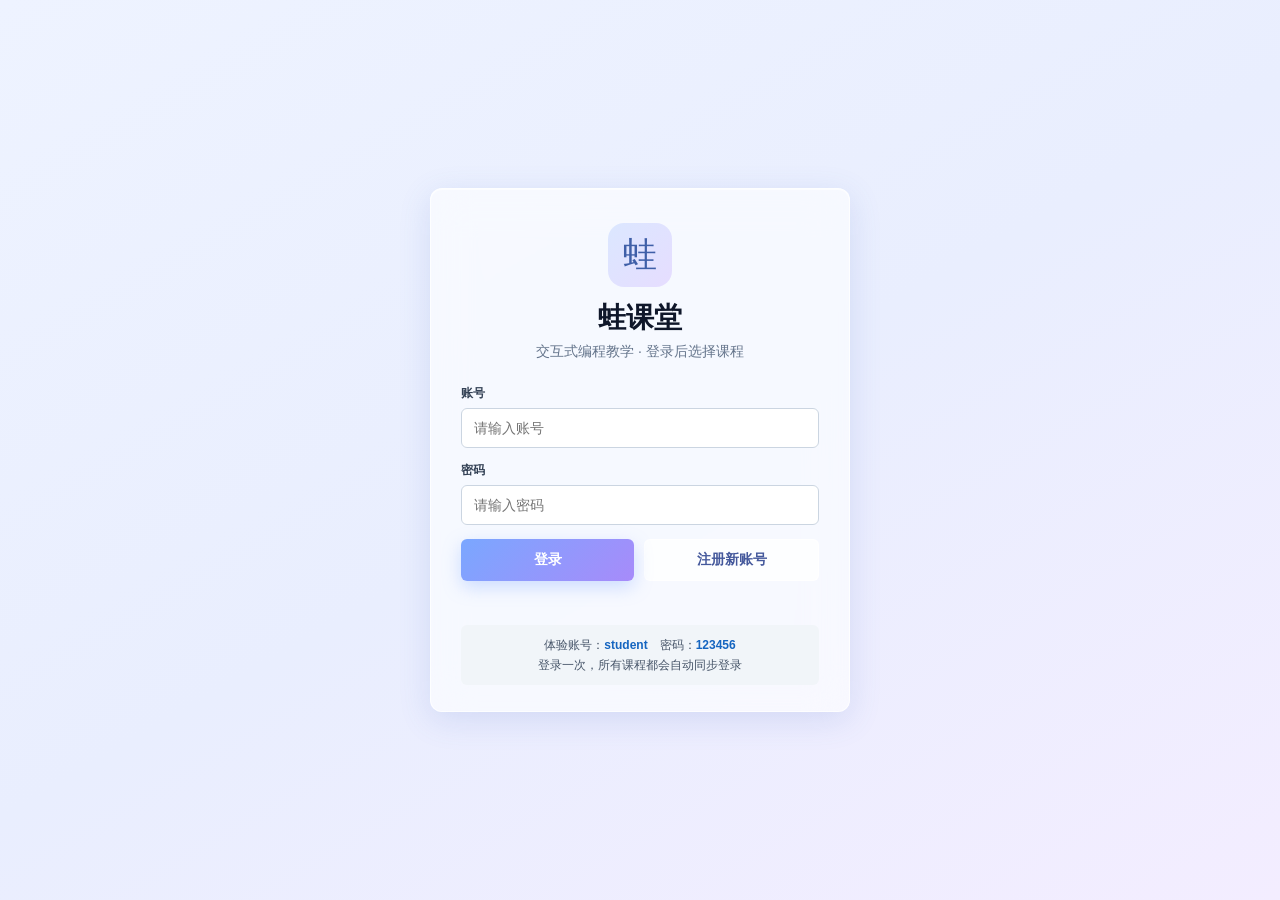
<file: index.html>
<!DOCTYPE html>
<html lang="zh-CN">
<head>
<meta charset="UTF-8">
<meta name="viewport" content="width=device-width, initial-scale=1.0">
<title>蛙课堂 - 课程选择</title>
<meta name="description" content="蛙课堂：Python、PHP、AI、Web、JavaScript 与 MySQL 六门交互式课程，选择一门开始学习。">
<link rel="icon" href="data:image/svg+xml,%3Csvg xmlns='http://www.w3.org/2000/svg' viewBox='0 0 100 100'%3E%3Ctext y='.9em' font-size='90'%3E🐸%3C/text%3E%3C/svg%3E">
<style> * { margin: 0; padding: 0; box-sizing: border-box; } body { font-family: 'Segoe UI', 'Microsoft YaHei', sans-serif; background: #f0f2f5; color: #1a1a2e; min-height: 100vh; } button { font-family: inherit; } .login-screen { position: fixed; inset: 0; z-index: 9999; display: flex; align-items: center; justify-content: center; background: linear-gradient(160deg, #0f172a 0%, #1a1a2e 55%, #14213d 100%); transition: opacity .4s ease; } .login-screen.hidden { opacity: 0; pointer-events: none; } .login-box { width: min(92vw, 420px); padding: 34px 30px 26px; background: #fff; border-radius: 12px; box-shadow: 0 18px 60px rgba(0,0,0,.4); text-align: center; } .login-logo { width: 64px; height: 64px; margin: 0 auto 12px; display: flex; align-items: center; justify-content: center; font-size: 34px; background: #eef4ff; border-radius: 16px; } .login-box h1 { margin: 0; font-size: 26px; color: #0f172a; } .login-sub { margin: 6px 0 24px; font-size: 13px; color: #64748b; } .login-field { margin-bottom: 14px; text-align: left; } .login-field label { display: block; margin-bottom: 6px; font-size: 12px; font-weight: 600; color: #334155; } .login-field input { width: 100%; padding: 11px 12px; border: 1px solid #cbd5e1; border-radius: 6px; font-size: 14px; color: #0f172a; outline: none; transition: border-color .2s, box-shadow .2s; } .login-field input:focus { border-color: #1565c0; box-shadow: 0 0 0 3px rgba(21,101,192,.15); } .login-actions { display: flex; gap: 10px; margin-top: 8px; } .login-btn, .register-btn { flex: 1; padding: 11px 0; border-radius: 6px; font-size: 14px; font-weight: 600; cursor: pointer; transition: background .2s; } .login-btn { border: 0; background: #1565c0; color: #fff; } .login-btn:hover { background: #0d47a1; } .register-btn { border: 1px solid #1565c0; background: #fff; color: #1565c0; } .register-btn:hover { background: #eef4ff; } .login-msg { min-height: 18px; margin: 10px 0 0; font-size: 12px; color: #c62828; } .login-tip { margin-top: 16px; padding: 10px 12px; background: #f1f5f9; border-radius: 6px; font-size: 12px; line-height: 1.7; color: #475569; } .login-tip strong { color: #1565c0; } .app { display: flex; min-height: 100vh; } .sidebar { width: 280px; min-width: 280px; background: #1a1a2e; color: #e0e0e0; display: flex; flex-direction: column; padding: 20px; position: relative; } .sidebar .logo { font-size: 40px; margin-bottom: 8px; } .sidebar h1 { font-size: 17px; color: #fff; font-weight: 700; } .sidebar p { font-size: 12px; color: #8899bb; margin-top: 4px; line-height: 1.7; } .sidebar .user { margin-top: 18px; padding-top: 14px; border-top: 1px solid #2a2a4e; font-size: 13px; color: #aabbdd; } .logout-btn { margin-top: 10px; padding: 8px 0; background: #2a2a4e; color: #e0e0e0; border: 0; border-radius: 6px; cursor: pointer; font-size: 13px; } .logout-btn:hover { background: #3a3a5e; } .main { flex: 1; padding: 40px 32px; min-width: 0; } .main h2 { font-size: 24px; margin-bottom: 6px; color: #1a1a2e; } .main .sub { font-size: 14px; color: #64748b; margin-bottom: 28px; } .course-grid { display: grid; grid-template-columns: repeat(auto-fit, minmax(300px, 1fr)); gap: 20px; max-width: 900px; } .course-card { background: #fff; border: 1px solid #e0e0e0; border-radius: 10px; padding: 26px 24px 22px; cursor: pointer; transition: transform .2s, box-shadow .2s, border-color .2s; } .course-card:hover { transform: translateY(-4px); border-color: #1565c0; box-shadow: 0 10px 26px rgba(21,101,192,.14); } .course-card .icon { font-size: 44px; } .course-card h3 { font-size: 20px; margin: 12px 0 8px; color: #1a1a2e; } .course-card .meta { font-size: 12px; color: #1565c0; font-weight: 600; margin-bottom: 10px; } .course-card .desc { font-size: 13px; color: #64748b; line-height: 1.8; min-height: 66px; } .enter-btn { display: inline-block; margin-top: 16px; padding: 10px 22px; border-radius: 8px; background: #1565c0; color: #fff; border: 0; font-size: 14px; font-weight: 600; cursor: pointer; } .enter-btn:hover { background: #0d47a1; } .course-card.python .enter-btn { background: #3572a5; } .course-card.php .enter-btn { background: #777bb4; } .course-card.mysql .enter-btn { background: #00758f; } .entry-pet { width: 46px; height: 46px; flex-shrink: 0; border-radius: 50%; background: linear-gradient(145deg, #2e9e4f, #1f7a3d); color: #fff; border: 3px solid #fff; font-size: 22px; display: flex; align-items: center; justify-content: center; cursor: pointer; box-shadow: 0 8px 22px rgba(31,122,61,.45); animation: frogHop 2.2s ease-in-out infinite; } @keyframes frogHop { 0%, 100% { transform: translateY(0); } 50% { transform: translateY(-8px); } } .entry-pet-bubble { position: absolute; top: 52px; left: 118px; z-index: 1201; max-width: 200px; padding: 8px 12px; background: #fff; border: 1px solid #2e9e4f; border-radius: 10px; font-size: 12px; color: #1a1a2e; box-shadow: 0 6px 18px rgba(31,122,61,.2); opacity: 0; transform: translateY(4px); transition: opacity .25s, transform .25s; pointer-events: none; } .entry-pet-bubble.show { opacity: 1; transform: translateY(0); } .title-row { display: flex; align-items: center; gap: 10px; position: relative; } @media (max-width: 768px) { .app { flex-direction: column; } .sidebar { width: 100%; min-width: 0; } .main { padding: 26px 16px; } .course-grid { grid-template-columns: 1fr; } }/* ===== Typography hierarchy ===== */:root {  --font-head: 'Microsoft YaHei UI', 'Microsoft YaHei', 'PingFang SC', sans-serif;  --font-body: 'Segoe UI', 'Microsoft YaHei', 'PingFang SC', sans-serif;  --font-code: 'Cascadia Code', 'Consolas', 'Courier New', monospace;  --font-note: 'KaiTi', 'STKaiti', 'Microsoft YaHei', serif;}body {  font-family: var(--font-body);  letter-spacing: 0;}h1, h2, h3, h4,.login-box h1,.main h2,.course-card h3,.sidebar h1,.sidebar-header h1,.step-content h2, .step-content h3, .step-content h4,.card-header, .sum-header, .sol-header, .ex-title,.code-header, .output-header, .section-title,.ov-title, .cal-title, .wb-card-title, .confirm-title,.overview-title, .panel-title, .account-title, .login-title {  font-family: var(--font-head);}button, .nav-btn, .diff-btn, .enter-btn, .copy-btn, .g-btn,.panel-back-btn, .btn-start, .btn-reveal, .quick-toolbar button,.quiz-actions button, .ex-actions button, .login-btn, .register-btn,.logout-btn, .account-action-btn {  font-family: var(--font-head);}.step-content h2 { font-size: 22px; font-weight: 700; }.step-content h3 { font-size: 18px; font-weight: 700; }.step-content h4 { font-size: 15px; font-weight: 700; }.card-header { font-size: 15px; font-weight: 700; }.sum-header { font-size: 15px; font-weight: 700; }.sol-header { font-size: 14px; font-weight: 700; }.ex-title { font-size: 14px; font-weight: 700; }.section-title { font-size: 16px; font-weight: 700; }.cal-title { font-size: 14px; font-weight: 700; }.wb-card-title { font-size: 13px; font-weight: 700; }.confirm-title { font-size: 17px; font-weight: 700; }.output-header { font-size: 13px; font-weight: 700; }.code-header { font-size: 12px; font-weight: 700; }.content-header .breadcrumb { font-size: 14px; }.content-header .breadcrumb strong { font-size: 15px; font-weight: 700; }.lesson-item .info .title { font-size: 14px; font-weight: 600; }.lesson-item .info .meta { font-size: 11px; }.step-tab { font-size: 13px; font-weight: 500; }.diff-btn { font-size: 13px; font-weight: 700; }.diff-label { font-size: 12px; font-weight: 600; }.quick-toolbar button { font-size: 12px; font-weight: 600; }.tb-group-label { font-size: 11px; font-weight: 700; }.nav-btn { font-size: 14px; font-weight: 700; }.quiz-question { font-size: 15px; font-weight: 600; }.quiz-explanation { font-size: 13px; }.ex-desc { font-size: 14px; }.progress-label { font-size: 12px; font-weight: 700; }.code-block-wrapper code, .coding-exercise textarea,.coding-exercise .ex-solution code, .keyword-chip, kbd,.ex-timer, .pomodoro-timer, .overview-stats .stat .num {  font-family: var(--font-code);}.tip-box, .warning-box, .highlight-box, .explain-note,.exercise-note, .quiz-explanation, .sum-body, .ex-status {  font-family: var(--font-note);}.login-box h1 { font-size: 28px; font-weight: 700; }.main h2 { font-size: 26px; font-weight: 700; }.main .sub { font-size: 15px; }.sidebar h1 { font-size: 18px; font-weight: 700; }.sidebar p { font-size: 13px; }.course-card h3 { font-size: 22px; font-weight: 700; }.course-card .desc { font-size: 14px; }.course-card .meta { font-size: 12px; font-weight: 700; }.enter-btn { font-size: 14px; font-weight: 700; }.login-sub { font-size: 14px; }.sidebar-header h1 { font-size: 17px; font-weight: 800; }.sidebar-header p { font-size: 12px; }/* ===== Font scale ===== */.font-scale-bar { display: inline-flex; align-items: center; gap: 4px; margin-left: 6px; white-space: nowrap;}.font-scale-bar button { min-width: 30px; height: 30px; border: 1px solid #1565c0; background: #fff; color: #1565c0; border-radius: 6px; cursor: pointer; font-weight: 700; font-size: 13px; line-height: 1;}.font-scale-bar button:hover { background: #e3f2fd; }.font-scale-bar .fs-label { min-width: 46px; text-align: center; font-size: 12px; font-weight: 700; color: #1565c0;}body[data-fs="1"] .step-content p,body[data-fs="1"] .step-content li,body[data-fs="1"] .concept-card .card-body,body[data-fs="1"] .quiz-question,body[data-fs="1"] .quiz-explanation,body[data-fs="1"] .sum-body li,body[data-fs="1"] .explain-def,body[data-fs="1"] .explain-note,body[data-fs="1"] .exercise-note,body[data-fs="1"] .ex-desc,body[data-fs="1"] .tip-box,body[data-fs="1"] .warning-box,body[data-fs="1"] .lesson-item .info .title,body[data-fs="1"] .lesson-item .info .meta,body[data-fs="1"] .step-tab,body[data-fs="1"] .content-header .breadcrumb,body[data-fs="1"] .wrong-item,body[data-fs="1"] .wb-card,body[data-fs="1"] .account-card,body[data-fs="1"] .login-tip,body[data-fs="1"] .badge-name,body[data-fs="1"] .badge-desc,body[data-fs="1"] .ach-summary,body[data-fs="1"] .course-card .desc,body[data-fs="1"] .course-card h3,body[data-fs="1"] .sidebar p,body[data-fs="1"] .sidebar h1 { font-size: 16px !important; }body[data-fs="1"] .code-block-wrapper code { font-size: 14.5px !important; }body[data-fs="2"] .step-content p,body[data-fs="2"] .step-content li,body[data-fs="2"] .concept-card .card-body,body[data-fs="2"] .quiz-question,body[data-fs="2"] .quiz-explanation,body[data-fs="2"] .sum-body li,body[data-fs="2"] .explain-def,body[data-fs="2"] .explain-note,body[data-fs="2"] .exercise-note,body[data-fs="2"] .ex-desc,body[data-fs="2"] .tip-box,body[data-fs="2"] .warning-box,body[data-fs="2"] .lesson-item .info .title,body[data-fs="2"] .lesson-item .info .meta,body[data-fs="2"] .step-tab,body[data-fs="2"] .content-header .breadcrumb,body[data-fs="2"] .wrong-item,body[data-fs="2"] .wb-card,body[data-fs="2"] .account-card,body[data-fs="2"] .login-tip,body[data-fs="2"] .badge-name,body[data-fs="2"] .badge-desc,body[data-fs="2"] .ach-summary,body[data-fs="2"] .course-card .desc,body[data-fs="2"] .course-card h3,body[data-fs="2"] .sidebar p,body[data-fs="2"] .sidebar h1 { font-size: 17px !important; }body[data-fs="2"] .code-block-wrapper code { font-size: 15px !important; }body[data-fs="3"] .step-content p,body[data-fs="3"] .step-content li,body[data-fs="3"] .concept-card .card-body,body[data-fs="3"] .quiz-question,body[data-fs="3"] .quiz-explanation,body[data-fs="3"] .sum-body li,body[data-fs="3"] .explain-def,body[data-fs="3"] .explain-note,body[data-fs="3"] .exercise-note,body[data-fs="3"] .ex-desc,body[data-fs="3"] .tip-box,body[data-fs="3"] .warning-box,body[data-fs="3"] .lesson-item .info .title,body[data-fs="3"] .lesson-item .info .meta,body[data-fs="3"] .step-tab,body[data-fs="3"] .content-header .breadcrumb,body[data-fs="3"] .wrong-item,body[data-fs="3"] .wb-card,body[data-fs="3"] .account-card,body[data-fs="3"] .login-tip,body[data-fs="3"] .badge-name,body[data-fs="3"] .badge-desc,body[data-fs="3"] .ach-summary,body[data-fs="3"] .course-card .desc,body[data-fs="3"] .course-card h3,body[data-fs="3"] .sidebar p,body[data-fs="3"] .sidebar h1 { font-size: 18px !important; }body[data-fs="3"] .code-block-wrapper code { font-size: 16px !important; }body[data-fs="4"] .step-content p,body[data-fs="4"] .step-content li,body[data-fs="4"] .concept-card .card-body,body[data-fs="4"] .quiz-question,body[data-fs="4"] .quiz-explanation,body[data-fs="4"] .sum-body li,body[data-fs="4"] .explain-def,body[data-fs="4"] .explain-note,body[data-fs="4"] .exercise-note,body[data-fs="4"] .ex-desc,body[data-fs="4"] .tip-box,body[data-fs="4"] .warning-box,body[data-fs="4"] .lesson-item .info .title,body[data-fs="4"] .lesson-item .info .meta,body[data-fs="4"] .step-tab,body[data-fs="4"] .content-header .breadcrumb,body[data-fs="4"] .wrong-item,body[data-fs="4"] .wb-card,body[data-fs="4"] .account-card,body[data-fs="4"] .login-tip,body[data-fs="4"] .badge-name,body[data-fs="4"] .badge-desc,body[data-fs="4"] .ach-summary,body[data-fs="4"] .course-card .desc,body[data-fs="4"] .course-card h3,body[data-fs="4"] .sidebar p,body[data-fs="4"] .sidebar h1 { font-size: 19px !important; }body[data-fs="4"] .code-block-wrapper code { font-size: 16.5px !important; }body[data-fs="5"] .step-content p,body[data-fs="5"] .step-content li,body[data-fs="5"] .concept-card .card-body,body[data-fs="5"] .quiz-question,body[data-fs="5"] .quiz-explanation,body[data-fs="5"] .sum-body li,body[data-fs="5"] .explain-def,body[data-fs="5"] .explain-note,body[data-fs="5"] .exercise-note,body[data-fs="5"] .ex-desc,body[data-fs="5"] .tip-box,body[data-fs="5"] .warning-box,body[data-fs="5"] .lesson-item .info .title,body[data-fs="5"] .lesson-item .info .meta,body[data-fs="5"] .step-tab,body[data-fs="5"] .content-header .breadcrumb,body[data-fs="5"] .wrong-item,body[data-fs="5"] .wb-card,body[data-fs="5"] .account-card,body[data-fs="5"] .login-tip,body[data-fs="5"] .badge-name,body[data-fs="5"] .badge-desc,body[data-fs="5"] .ach-summary,body[data-fs="5"] .course-card .desc,body[data-fs="5"] .course-card h3,body[data-fs="5"] .sidebar p,body[data-fs="5"] .sidebar h1 { font-size: 21px !important; }body[data-fs="5"] .code-block-wrapper code { font-size: 17.5px !important; }/* ===== Font UI V2 ===== */.font-scale-bar { display: inline-flex; align-items: center; background: #e3f2fd; border: 1.5px solid #1565c0; border-radius: 22px; padding: 3px 6px; gap: 0;}.font-scale-bar button { min-width: 34px; height: 30px; border: 0; background: transparent; color: #1565c0; border-radius: 50%; cursor: pointer; font-size: 20px; font-weight: 700; line-height: 1;}.font-scale-bar button:hover { background: #fff; }.font-scale-bar .fs-label { min-width: 72px; text-align: center; font-size: 13px; font-weight: 700; color: #1565c0; white-space: nowrap;}.step-icon:empty, .guide-icon:empty, .big:empty { display: none !important; }/* ===== Single row toolbar ===== */.quick-toolbar {  flex-wrap: nowrap !important;  overflow-x: auto !important;  gap: 4px !important;  padding: 5px 8px !important;  -webkit-overflow-scrolling: touch;  scrollbar-width: thin;}.quick-toolbar button {  min-height: 28px !important;  padding: 3px 8px !important;  font-size: 11px !important;  border-radius: 6px !important;  white-space: nowrap !important;}.tb-group {  padding: 2px 6px !important;  gap: 3px !important;  border-radius: 6px !important;  flex: 0 0 auto;}.tb-group-label {  font-size: 10px !important;  margin: 0 2px 0 0 !important;}.font-scale-bar {  padding: 1px 3px !important;  border-radius: 12px !important;  gap: 1px !important;}.font-scale-bar button {  min-width: 22px !important;  height: 20px !important;  font-size: 12px !important;  padding: 0 !important;}.font-scale-bar .fs-label {  min-width: 34px !important;  font-size: 10px !important;  line-height: 1 !important;}/* ===== Section visual system ===== */.step-tabs {  gap: 4px;  padding: 8px 10px 0;  background: linear-gradient(180deg, #eef2f7, #f7f9fc);}.step-tab {  border-radius: 10px 10px 0 0;  padding: 10px 14px;}.step-tab::before {  content: "00";  display: inline-block;  min-width: 22px;  height: 22px;  line-height: 22px;  margin-right: 6px;  text-align: center;  border-radius: 50%;  background: #e8edf4;  color: #5a6b82;  font-family: var(--font-code);  font-size: 11px;  font-weight: 700;}.step-tab:nth-child(1)::before { content: "01"; }.step-tab:nth-child(2)::before { content: "02"; }.step-tab:nth-child(3)::before { content: "03"; }.step-tab:nth-child(4)::before { content: "04"; }.step-tab:nth-child(1).active { color: #1565c0; border-bottom-color: #1565c0; }.step-tab:nth-child(2).active { color: #00695c; border-bottom-color: #00695c; }.step-tab:nth-child(3).active { color: #ef6c00; border-bottom-color: #ef6c00; }.step-tab:nth-child(4).active { color: #2e7d32; border-bottom-color: #2e7d32; }.step-tab:nth-child(1).active::before { background: #1565c0; color: #fff; }.step-tab:nth-child(2).active::before { background: #00695c; color: #fff; }.step-tab:nth-child(3).active::before { background: #ef6c00; color: #fff; }.step-tab:nth-child(4).active::before { background: #2e7d32; color: #fff; }.concept-card {  border-left: 4px solid #1565c0;  box-shadow: 0 2px 10px rgba(21,101,192,.08);}.concept-card .card-header {  background: linear-gradient(90deg, #e3f2fd, #f5f9ff);  border-bottom: 1px solid #d7e6f8;  font-size: 15px;  font-weight: 700;  color: #0d47a1;}.objective-box {  border: 1px dashed #90caf9;  border-left: 4px solid #1565c0;  background: #f3f8ff;  border-radius: 10px;  padding: 12px 16px;  margin: 14px 0;}.objective-box h4 {  color: #0d47a1;  font-size: 15px;  font-weight: 700;  margin-bottom: 8px;  padding-left: 10px;  border-left: 3px solid #1565c0;}.quiz {  border: 1px solid #ffe0b2;  border-left: 4px solid #ef6c00;  background: #fffaf3;  box-shadow: 0 2px 10px rgba(239,108,0,.08);}.quiz .quiz-question {  background: #fff3e0;  border: 1px solid #ffe0b2;  border-radius: 8px;  color: #7a3c00;}.quiz .quiz-actions button { border-color: #ffcc80; }.quiz .quiz-actions button:hover { border-color: #ef6c00; background: #fff3e0; }.quiz .quiz-actions button.correct { border-color: #2e7d32; background: #e8f5e9; color: #1b5e20; }.quiz .quiz-actions button.wrong { border-color: #c62828; background: #ffebee; color: #b71c1c; }.quiz .quiz-explanation {  background: #fff8e1;  border-left: 3px solid #ef6c00;  border-radius: 6px;}.coding-exercise {  border: 2px solid #3949ab;  border-radius: 12px;  box-shadow: 0 4px 14px rgba(57,73,171,.16);}.coding-exercise .ex-header {  background: linear-gradient(135deg, #3949ab, #1a237e);}.coding-exercise .ex-header .ex-title { font-size: 15px; font-weight: 700; }.sum-card {  border: 1px solid #c8e6c9;  border-top: 4px solid #2e7d32;  border-radius: 10px;  box-shadow: 0 2px 10px rgba(46,125,50,.08);}.sum-card .sum-header {  background: linear-gradient(90deg, #e8f5e9, #f1f8e9);  color: #1b5e20;}.code-block-wrapper { box-shadow: 0 4px 14px rgba(15,23,42,.18); }.code-block-wrapper .code-header {  background: linear-gradient(90deg, #2a2a3e, #37374f);  letter-spacing: 1px;}.output-demo {  border: 1px solid #b2dfdb;  border-radius: 8px;  box-shadow: 0 2px 8px rgba(0,105,92,.08);}.output-demo .output-header { background: #00695c; }.tip-box { border-left: 4px solid #2e7d32; background: #f2fbf4; border-radius: 8px; }.warning-box { border-left: 4px solid #e65100; background: #fff6ee; border-radius: 8px; }.highlight-box { border-left: 4px solid #1565c0; background: #eef5ff; border-radius: 8px; }#overviewPanel, #pomodoroPanel, #badgesPanel, #accountPanel,#notesPanel, #dataPanel, #wrongBookPanel, #thonnyPanel {  background: linear-gradient(180deg, #ffffff, #f7f9fc);  border: 1px solid #e3e8f0;  border-radius: 14px;  margin: 10px;  box-shadow: 0 6px 20px rgba(15,23,42,.08);}#overviewPanel h3, #pomodoroPanel h3, #badgesPanel h3, #accountPanel h3,#notesPanel h3, #dataPanel h3, #wrongBookPanel h3, #thonnyPanel h3 {  padding: 10px 14px;  border-radius: 8px;  color: #fff;  font-size: 15px;  font-weight: 700;  margin: 0 0 14px;}#overviewPanel h3 { background: linear-gradient(90deg, #1565c0, #2196f3); }#pomodoroPanel h3 { background: linear-gradient(90deg, #d84315, #ef6c00); }#badgesPanel h3 { background: linear-gradient(90deg, #6a1b9a, #ab47bc); }#accountPanel h3 { background: linear-gradient(90deg, #37474f, #607d8b); }#notesPanel h3 { background: linear-gradient(90deg, #00695c, #26a69a); }#dataPanel h3 { background: linear-gradient(90deg, #2e7d32, #66bb6a); }#wrongBookPanel h3 { background: linear-gradient(90deg, #c62828, #ef5350); }#thonnyPanel h3 { background: linear-gradient(90deg, #1a237e, #5c6bc0); }.overview-item, .stat-card, .wb-card, .account-card {  border: 1px solid #e3e8f0;  border-radius: 10px;  box-shadow: 0 2px 8px rgba(15,23,42,.06);}.badge-item {  border: 1px solid #dde3ec;  border-radius: 12px;  background: #fff;  box-shadow: 0 2px 8px rgba(15,23,42,.06);}.badge-item.locked { background: #f4f6fa; border-style: dashed; }.ach-group h4 {  display: inline-block;  padding: 4px 12px;  border-radius: 12px;  background: #eef3fb;  color: #1565c0;  font-size: 13px;}.note-box {  border: 1px solid #b2dfdb;  border-radius: 10px;  background: #f7fdfc;  padding: 14px;}.note-box textarea { border-color: #80cbc4; border-radius: 8px; }.wb-grid { gap: 10px; }.cal-nav { background: #f1f5f9; border-radius: 10px; padding: 8px; }.cal-title { color: #0d47a1; }.checkin-btn { border-radius: 8px; font-weight: 700; }.toast { border-radius: 10px; box-shadow: 0 6px 18px rgba(15,23,42,.18); }.guide-box, .confirm-box {  border-radius: 14px;  box-shadow: 0 18px 50px rgba(15,23,42,.25);}.guide-nav .g-btn, .confirm-actions button { border-radius: 8px; font-weight: 700; }.course-card {  border-top: 4px solid #1565c0;  border-radius: 10px;  box-shadow: 0 4px 14px rgba(15,23,42,.08);}.course-card.python { border-top-color: #3572a5; }.course-card.php { border-top-color: #777bb4; }.course-card.ai { border-top-color: #7c4dff; }.course-card.web { border-top-color: #ef6c00; }.course-card.js { border-top-color: #eab308; }.course-card .icon {  width: 58px;  height: 58px;  display: flex;  align-items: center;  justify-content: center;  border-radius: 14px;  background: #eef5ff;  font-size: 32px;}.course-card.python .icon { background: #eaf2f8; }.course-card.php .icon { background: #eef0fa; }.course-card.ai .icon { background: #f0ebff; }.course-card.web .icon { background: #fff3e0; }.course-card.js .icon { background: #fef9c3; }.course-card.python .enter-btn { background: #3572a5; }.course-card.php .enter-btn { background: #777bb4; }.course-card.ai .enter-btn { background: #7c4dff; }.course-card.web .enter-btn { background: #ef6c00; }.course-card.js .enter-btn { background: #eab308; color: #1a1a2e; }body.dark-mode .step-tabs { background: #1a1a1a; }body.dark-mode .step-tab::before { background: #2a2a2a; color: #9aa7bd; }body.dark-mode .concept-card .card-header {  background: linear-gradient(90deg, #14283d, #1b2c42);  border-bottom-color: #2f4a6b;  color: #9fc9ff;}body.dark-mode .quiz { background: #221b14; border-color: #5a4025; border-left-color: #ef6c00; }body.dark-mode .quiz .quiz-question { background: #2a2118; border-color: #5a4025; color: #ffd9a8; }body.dark-mode .quiz .quiz-explanation { background: #2a2415; border-left-color: #ef6c00; }body.dark-mode .objective-box { background: #16202f; border-color: #2f4a6b; }body.dark-mode .sum-card { background: #16231a; border-color: #2e5a3a; }body.dark-mode .sum-card .sum-header { background: #1d3323; color: #a5d6a7; }body.dark-mode .tip-box { background: #16231a; }body.dark-mode .warning-box { background: #2a1e12; }body.dark-mode .highlight-box { background: #14283d; }body.dark-mode #overviewPanel, body.dark-mode #pomodoroPanel, body.dark-mode #badgesPanel,body.dark-mode #accountPanel, body.dark-mode #notesPanel, body.dark-mode #dataPanel,body.dark-mode #wrongBookPanel, body.dark-mode #thonnyPanel {  background: linear-gradient(180deg, #1a1f2a, #14181f);  border-color: #2c3442;}body.dark-mode .badge-item, body.dark-mode .overview-item, body.dark-mode .stat-card,body.dark-mode .wb-card, body.dark-mode .account-card {  background: #1e242e;  border-color: #2c3442;}body.dark-mode .badge-item.locked { background: #171b22; }body.dark-mode .note-box { background: #12211f; border-color: #2f4a46; }body.dark-mode .cal-nav { background: #1b2028; }/* ===== Title-content spacing ===== */.step-content h2 { margin-bottom: 18px; }.step-content h3 { margin: 24px 0 12px; }.step-content h4 { margin: 18px 0 10px; }.section-title { margin: 22px 0 12px; }.concept-card .card-header { padding: 12px 16px 13px; }.concept-card .card-body { padding-top: 14px !important; }.objective-box h4 { margin-bottom: 10px; }.objective-box ul, .objective-box ol { margin-top: 2px; }.sum-card .sum-header { padding: 12px 16px 13px; }.sum-card .sum-body { padding: 14px 16px 16px; }.coding-exercise .ex-header { padding: 13px 16px 14px; }.coding-exercise .ex-body { padding: 18px 16px 16px; }.coding-exercise .ex-solution .sol-header { padding: 10px 12px 12px; }.coding-exercise .ex-solution pre { padding-top: 14px; }.output-demo .output-header { padding: 9px 12px 11px; }.output-demo .output-content { padding-top: 14px; }.code-block-wrapper .code-header { padding: 10px 16px 12px; }.code-block-wrapper pre { padding-top: 18px; }.quiz .quiz-question { margin-bottom: 12px; }.quiz .quiz-actions { margin: 14px 0; }.quiz .quiz-explanation { margin-top: 12px; }#overviewPanel h3, #pomodoroPanel h3, #badgesPanel h3, #accountPanel h3,#notesPanel h3, #dataPanel h3, #wrongBookPanel h3, #thonnyPanel h3 {  margin: 0 0 16px !important;}.confirm-title { margin-bottom: 14px; }.guide-box h2 { margin-bottom: 12px; }.guide-box .guide-sub { margin-bottom: 16px; }.warmup-quiz h4 { margin-bottom: 14px; }.task-card h4 { margin-bottom: 12px; }.overview-title { padding: 8px 12px 10px; }.ach-group h4 { margin-bottom: 10px; }.badge-item .badge-name { margin-top: 6px; }.wb-card .wb-card-title { margin-bottom: 8px; }.note-box label { display: block; margin-bottom: 8px; }.note-box textarea { margin-top: 4px; }/* ===== Rounded panels & motion ===== */.concept-card, .sum-card, .quiz, .coding-exercise, .task-card,.warmup-quiz, .note-box, .wb-card, .account-card, .guide-box, .confirm-box,#overviewPanel, #pomodoroPanel, #badgesPanel, #accountPanel,#notesPanel, #dataPanel, #wrongBookPanel, #thonnyPanel {  border-radius: 16px;}.code-block-wrapper, .output-demo, .explain-card, .badge-item,.overview-item, .stat-card, .course-card, .calendar, .toast {  border-radius: 12px;}.concept-card, .sum-card, .quiz, .coding-exercise, .task-card,.warmup-quiz, .note-box, .wb-card, .account-card, .explain-card,.overview-item, .stat-card, .badge-item, .course-card, .guide-box, .confirm-box {  transition: transform .25s ease, box-shadow .25s ease, border-color .25s ease, background-color .25s ease;}.concept-card:hover, .sum-card:hover, .quiz:hover, .coding-exercise:hover,.task-card:hover, .warmup-quiz:hover, .note-box:hover, .wb-card:hover,.account-card:hover, .explain-card:hover, .overview-item:hover, .stat-card:hover,.course-card:hover {  transform: translateY(-3px);  box-shadow: 0 12px 26px rgba(15,23,42,.14);}.badge-item:hover { transform: translateY(-3px) scale(1.03); }.quick-toolbar button, .diff-btn, .nav-btn, .enter-btn, .g-btn, .panel-back-btn,.checkin-btn, .quiz-actions button, .ex-actions button, .copy-btn, .cal-nav-btn,.pomodoro-btns button, .logout-btn, .login-btn, .register-btn {  transition: transform .18s ease, box-shadow .18s ease, background-color .18s ease, color .18s ease, border-color .18s ease;}.quick-toolbar button:hover, .diff-btn:hover, .nav-btn:hover, .enter-btn:hover,.g-btn:hover, .panel-back-btn:hover, .checkin-btn:hover, .quiz-actions button:hover,.ex-actions button:hover, .copy-btn:hover, .cal-nav-btn:hover, .pomodoro-btns button:hover,.logout-btn:hover, .login-btn:hover, .register-btn:hover {  transform: translateY(-2px);}button:active { transform: translateY(1px) scale(.98); }.step-tab { transition: color .2s ease, border-color .2s ease, background-color .2s ease; }.step-tab:hover { background: #f0f5ff; }#overviewPanel, #pomodoroPanel, #badgesPanel, #accountPanel,#notesPanel, #dataPanel, #wrongBookPanel, #thonnyPanel {  animation: panelIn .3s ease;}@keyframes panelIn {  from { opacity: 0; transform: translateY(8px) scale(.99); }  to { opacity: 1; transform: translateY(0) scale(1); }}.objective-box ul { list-style: none; padding-left: 0; margin-left: 0; }.objective-box ul li { position: relative; padding-left: 24px; margin-bottom: 8px; }.objective-box ul li::before {  content: "";  position: absolute;  left: 2px; top: 5px;  width: 14px; height: 14px;  border: 2px solid #1565c0;  border-radius: 50%;  background: #fff;}.objective-box ul li::after {  content: "";  position: absolute;  left: 6px; top: 9px;  width: 6px; height: 4px;  border-left: 2px solid #1565c0;  border-bottom: 2px solid #1565c0;  transform: rotate(-45deg);}.sum-card .sum-body ul { list-style: none; padding-left: 0; }.sum-card .sum-body li { position: relative; padding-left: 26px; margin-bottom: 8px; }.sum-card .sum-body li::before {  content: "";  position: absolute;  left: 0; top: 5px;  width: 16px; height: 16px;  border-radius: 4px;  background: #e8f5e9;  border: 2px solid #2e7d32;}.sum-card .sum-body li::after {  content: "";  position: absolute;  left: 4px; top: 9px;  width: 8px; height: 5px;  border-left: 2px solid #2e7d32;  border-bottom: 2px solid #2e7d32;  transform: rotate(-45deg);}.quiz-explanation::before {  content: "解析";  display: inline-block;  margin-right: 8px;  padding: 2px 8px;  border-radius: 8px;  background: #fff3e0;  border: 1px solid #ffcc80;  color: #ef6c00;  font-size: 11px;  font-weight: 700;  vertical-align: 1px;}.concept-card .card-body, .step-content p, .step-content li { line-height: 1.9; }.quiz .quiz-question { line-height: 1.7; }.content-area { background: linear-gradient(180deg, #f7f8fa, #f0f4f9); }body.dark-mode .content-area { background: linear-gradient(180deg, #121212, #0f141a); }body.dark-mode .objective-box ul li::before { border-color: #4fc3f7; background: #16202f; }body.dark-mode .objective-box ul li::after { border-color: #4fc3f7; }body.dark-mode .sum-card .sum-body li::before { background: #1d3323; border-color: #66bb6a; }body.dark-mode .sum-card .sum-body li::after { border-color: #66bb6a; }body.dark-mode .quiz-explanation::before { background: #2a2415; border-color: #5a4025; color: #ffd9a8; }body.dark-mode .step-tab:hover { background: #1e242e; }/* ===== Rectangular clean layout ===== */.concept-card, .sum-card, .quiz, .coding-exercise, .task-card,.warmup-quiz, .note-box, .wb-card, .account-card, .guide-box, .confirm-box,#overviewPanel, #pomodoroPanel, #badgesPanel, #accountPanel,#notesPanel, #dataPanel, #wrongBookPanel, #thonnyPanel,.code-block-wrapper, .output-demo, .explain-card, .badge-item,.overview-item, .stat-card, .course-card, .calendar, .toast,.ach-group h4, #overviewPanel h3, #pomodoroPanel h3, #badgesPanel h3,#accountPanel h3, #notesPanel h3, #dataPanel h3, #wrongBookPanel h3, #thonnyPanel h3 {  border-radius: 0 !important;}.concept-card, .sum-card, .quiz, .coding-exercise, .task-card,.warmup-quiz, .note-box, .wb-card, .account-card, .guide-box, .confirm-box,#overviewPanel, #pomodoroPanel, #badgesPanel, #accountPanel,#notesPanel, #dataPanel, #wrongBookPanel, #thonnyPanel,.code-block-wrapper, .output-demo, .explain-card, .badge-item,.overview-item, .stat-card, .course-card, .calendar, .toast {  box-shadow: none !important;}.concept-card { border-left: none !important; }.objective-box { border-left: none !important; }.quiz { border-left: none !important; }.tip-box, .warning-box, .highlight-box, .explain-card { border-left: none !important; }.sum-card { border-top: none !important; }.course-card { border-top: none !important; }.objective-box h4 { border-left: none !important; padding-left: 0 !important; }.concept-card .card-header, .sum-card .sum-header, .sol-header,.output-header, .code-header, .ex-header,#overviewPanel h3, #pomodoroPanel h3, #badgesPanel h3, #accountPanel h3,#notesPanel h3, #dataPanel h3, #wrongBookPanel h3, #thonnyPanel h3 {  border-bottom: none !important;}.concept-card:hover, .sum-card:hover, .quiz:hover, .coding-exercise:hover,.task-card:hover, .warmup-quiz:hover, .note-box:hover, .wb-card:hover,.account-card:hover, .explain-card:hover, .overview-item:hover, .stat-card:hover,.course-card:hover, .badge-item:hover {  transform: translateY(-2px);}.concept-card:hover, .sum-card:hover, .course-card:hover, .badge-item:hover { border-color: #1565c0; }.quiz:hover { border-color: #ef6c00; }.coding-exercise:hover { border-color: #3949ab; }/* ===== New word table font scale ===== */body[data-fs="1"] .concept-card table, body[data-fs="1"] .card-body table,body[data-fs="1"] .concept-card td, body[data-fs="1"] .card-body td { font-size: 16px !important; }body[data-fs="2"] .concept-card table, body[data-fs="2"] .card-body table,body[data-fs="2"] .concept-card td, body[data-fs="2"] .card-body td { font-size: 17px !important; }body[data-fs="3"] .concept-card table, body[data-fs="3"] .card-body table,body[data-fs="3"] .concept-card td, body[data-fs="3"] .card-body td { font-size: 18px !important; }body[data-fs="4"] .concept-card table, body[data-fs="4"] .card-body table,body[data-fs="4"] .concept-card td, body[data-fs="4"] .card-body td { font-size: 19px !important; }body[data-fs="5"] .concept-card table, body[data-fs="5"] .card-body table,body[data-fs="5"] .concept-card td, body[data-fs="5"] .card-body td { font-size: 20px !important; }/* ===== Panda-style motion ===== */.step-content.active > * { animation: frogFadeUp .5s cubic-bezier(.16,1,.3,1) backwards; }.step-content.active > *:nth-child(2) { animation-delay: .05s; }.step-content.active > *:nth-child(3) { animation-delay: .1s; }.step-content.active > *:nth-child(4) { animation-delay: .15s; }.step-content.active > *:nth-child(5) { animation-delay: .2s; }.step-content.active > *:nth-child(6) { animation-delay: .25s; }.step-content.active > *:nth-child(7) { animation-delay: .3s; }.step-content.active > *:nth-child(8) { animation-delay: .35s; }@keyframes frogFadeUp {  from { opacity: 0; transform: translateY(24px); }  to { opacity: 1; transform: translateY(0); }}.course-card { animation: frogFadeUp .6s cubic-bezier(.16,1,.3,1) backwards; }.course-card:nth-child(2) { animation-delay: .08s; }.course-card:nth-child(3) { animation-delay: .16s; }.course-card:nth-child(4) { animation-delay: .24s; }.course-card:nth-child(5) { animation-delay: .32s; }.course-card:nth-child(6) { animation-delay: .4s; }.nav-btn, .enter-btn, .g-btn, .checkin-btn, .btn-start, .login-btn,.diff-btn, .quick-toolbar button {  position: relative;  overflow: hidden;}.nav-btn::after, .enter-btn::after, .g-btn::after, .checkin-btn::after,.btn-start::after, .login-btn::after, .diff-btn::after, .quick-toolbar button::after {  content: "";  position: absolute;  top: 0; left: -80%;  width: 45%; height: 100%;  background: linear-gradient(105deg, transparent, rgba(255,255,255,.35), transparent);  transform: skewX(-20deg);  opacity: 0;  pointer-events: none;}.nav-btn:hover::after, .enter-btn:hover::after, .g-btn:hover::after,.checkin-btn:hover::after, .btn-start:hover::after, .login-btn:hover::after,.diff-btn:hover::after, .quick-toolbar button:hover::after {  opacity: 1;  animation: shineSweep .65s ease;}@keyframes shineSweep { from { left: -80%; } to { left: 130%; } }.progress-fill {  background-image: linear-gradient(90deg, rgba(255,255,255,.22) 25%, transparent 25%, transparent 50%, rgba(255,255,255,.22) 50%, rgba(255,255,255,.22) 75%, transparent 75%, transparent);  background-size: 22px 100%;  animation: progressMove 1.1s linear infinite;}@keyframes progressMove { from { background-position: 0 0; } to { background-position: 22px 0; } }.lesson-item .status-dot.in-progress { animation: dotPulse 1.5s ease-in-out infinite; }@keyframes dotPulse {  0%, 100% { transform: scale(1); opacity: .75; }  50% { transform: scale(1.4); opacity: 1; }}.lesson-complete-msg { animation: completePop .55s cubic-bezier(.16,1,.3,1); }@keyframes completePop {  from { opacity: 0; transform: scale(.92) translateY(12px); }  to { opacity: 1; transform: scale(1) translateY(0); }}.badges-grid .badge-item { animation: badgePop .45s cubic-bezier(.16,1,.3,1) backwards; }.badges-grid .badge-item:nth-child(2n) { animation-delay: .05s; }.badges-grid .badge-item:nth-child(3n) { animation-delay: .1s; }.badges-grid .badge-item:nth-child(4n) { animation-delay: .15s; }@keyframes badgePop {  from { opacity: 0; transform: translateY(14px) scale(.95); }  to { opacity: 1; transform: translateY(0) scale(1); }}.course-grid { perspective: 900px; }.course-card { transform-style: preserve-3d; will-change: transform; }/* ===== 蛙课堂 × CodeLens 玻璃拟态主题（浅色毛玻璃）===== */html { background: linear-gradient(150deg, #eef3ff 0%, #e9eefe 45%, #f3edff 100%); }body { background: transparent !important; }body::before, body::after { content: ""; position: fixed; z-index: -1; pointer-events: none; border-radius: 50%; filter: blur(80px); }body::before { width: 55vw; height: 55vw; left: -16vw; top: -18vw; background: radial-gradient(circle, rgba(122,167,255,.34), transparent 62%); }body::after { width: 48vw; height: 48vw; right: -15vw; bottom: -18vw; background: radial-gradient(circle, rgba(167,139,250,.30), transparent 62%); }/* 玻璃卡片 */.sidebar, .login-box, .course-card, .content-header, .step-tabs,.concept-card, .sum-card, .overview-item, .stat-card, .guide-box,.confirm-box, .toast, .badge-item, .calendar, .quick-toolbar,.panel-box, .achievement-box, .pomodoro-box, .notes-box, .data-box, .wrongbook-box {  background: rgba(255,255,255,.62) !important;  -webkit-backdrop-filter: blur(20px) saturate(1.5);  backdrop-filter: blur(20px) saturate(1.5);  border: 1px solid rgba(255,255,255,.75);  box-shadow: 0 8px 32px rgba(80,110,200,.16), inset 0 1px 0 rgba(255,255,255,.6);}.content-area { background: transparent !important; }.content-header, .step-tabs { border-bottom-color: rgba(255,255,255,.65) !important; }.sidebar { border-right-color: rgba(255,255,255,.65) !important; }/* 侧边栏：原深色侧栏浅色玻璃化，文字改深 */.sidebar-header h1, .sidebar-header p, .lesson-item .info .title,.lesson-item .info .meta, .user-row, .user-name { color: #223355 !important; }.sidebar-header { border-bottom-color: rgba(255,255,255,.62) !important; }.sidebar-header .stats span { background: rgba(255,255,255,.5) !important; color: #42548a !important; }.lesson-item:hover, .lesson-item.active { background: rgba(255,255,255,.62) !important; }.lesson-item.active { border-left-color: #7aa7ff !important; }.logout-btn { background: rgba(255,255,255,.45) !important; color: #3a5288 !important; }/* 登录界面 */.login-screen { background: linear-gradient(150deg, #eef3ff 0%, #e9eefe 50%, #f3edff 100%) !important; }.login-logo { background: linear-gradient(135deg, #dbe7ff, #e6ddff) !important; color: #3f5fa8 !important; }/* 内容文字 */.step-content h2, .step-content h3, .step-content h4, .step-content p,.step-content li, .card-body, .card-header { color: #26365e !important; }.card-header { border-bottom-color: rgba(255,255,255,.6) !important; }/* 主按钮渐变 */.enter-btn, .g-btn, .btn-start, .checkin-btn, .login-btn, .nav-btn.prev, .nav-btn.next {  background: linear-gradient(135deg, #7aa7ff, #a78bfa) !important;  color: #fff !important;  border: none !important;  box-shadow: 0 6px 18px rgba(122,167,255,.35);}.enter-btn:hover, .g-btn:hover, .btn-start:hover, .login-btn:hover,.nav-btn.prev:hover, .nav-btn.next:hover { filter: brightness(1.08); }.register-btn, .diff-btn { background: rgba(255,255,255,.75) !important; color: #45599c !important; border: 1px solid rgba(255,255,255,.85) !important; }.diff-btn.active { background: linear-gradient(135deg, #7aa7ff, #a78bfa) !important; color: #fff !important; border-color: transparent !important; }/* 代码块：保持深色但加玻璃感 */.code-block-wrapper { background: rgba(20,24,40,.88) !important; border-color: rgba(255,255,255,.25) !important; }.code-header { background: rgba(255,255,255,.08) !important; color: #9fb0c8 !important; }/* CodeLens 入口按钮 */.codelens-link {  display: inline-flex; align-items: center; gap: 6px;  padding: 7px 16px; border-radius: 999px;  background: linear-gradient(135deg, #7aa7ff, #a78bfa);  color: #fff !important; font-size: 13px; font-weight: 700;  text-decoration: none; white-space: nowrap;  box-shadow: 0 6px 18px rgba(122,167,255,.4);  transition: transform .15s ease, box-shadow .2s ease;}.codelens-link:hover { transform: translateY(-1px); box-shadow: 0 8px 24px rgba(122,167,255,.55); }.code-run-btn {  display: inline-block; margin: 0 6px 12px 0; padding: 4px 14px;  background: linear-gradient(135deg, #7aa7ff, #a78bfa); color: #fff;  border: none; border-radius: 4px; cursor: pointer; font-size: 12px;  transition: filter .15s ease;}.code-run-btn:hover { filter: brightness(1.12); }/* 首页横幅 */.codelens-banner {  display: flex; align-items: center; gap: 14px; flex-wrap: wrap;  background: linear-gradient(135deg, rgba(122,167,255,.16), rgba(167,139,250,.16));  -webkit-backdrop-filter: blur(20px); backdrop-filter: blur(20px);  border: 1px solid rgba(255,255,255,.75);  border-radius: 16px; padding: 16px 20px; margin-bottom: 24px; max-width: 900px;  box-shadow: 0 8px 32px rgba(70,100,180,.14), inset 0 1px 0 rgba(255,255,255,.6);  text-decoration: none !important;}.codelens-banner .cb-icon { font-size: 30px; }.codelens-banner .cb-text { flex: 1; min-width: 200px; }.codelens-banner .cb-text b { font-size: 15px; color: #26365e; display: block; }.codelens-banner .cb-text p { font-size: 12.5px; color: #5b6d99; margin-top: 4px; line-height: 1.6; }.codelens-banner .cb-btn {  padding: 8px 18px; border-radius: 999px;  background: linear-gradient(135deg, #7aa7ff, #a78bfa); color: #fff;  font-size: 13px; font-weight: 700;  box-shadow: 0 6px 18px rgba(122,167,255,.4);}.sidebar .codelens-link { margin: 10px 0 4px; justify-content: center; }/* 暗色模式玻璃适配 */body.dark-mode { background: linear-gradient(150deg, #0a0e20, #0e1430 50%, #13102c) !important; }body.dark-mode .sidebar, body.dark-mode .content-header, body.dark-mode .step-tabs,body.dark-mode .concept-card, body.dark-mode .sum-card, body.dark-mode .overview-item,body.dark-mode .stat-card, body.dark-mode .guide-box, body.dark-mode .toast,body.dark-mode .badge-item, body.dark-mode .quick-toolbar {  background: rgba(19,25,46,.6) !important;  border-color: rgba(255,255,255,.12) !important;}body.dark-mode .content-area { background: transparent !important; }body.dark-mode .sidebar-header h1, body.dark-mode .lesson-item .info .title,body.dark-mode .user-name { color: #e8ecf8 !important; }body.dark-mode .lesson-item .info .meta { color: #8899bb !important; }body.dark-mode .lesson-item:hover, body.dark-mode .lesson-item.active { background: rgba(255,255,255,.08) !important; }body.dark-mode .logout-btn { background: rgba(255,255,255,.1) !important; color: #c7d4e8 !important; }body.dark-mode .codelens-banner { background: rgba(20,26,48,.5) !important; border-color: rgba(255,255,255,.14) !important; }body.dark-mode .codelens-banner .cb-text b { color: #e8ecf8 !important; }body.dark-mode .codelens-banner .cb-text p { color: #9aa4c4 !important; }body.dark-mode .code-block-wrapper { background: rgba(9,12,24,.92) !important; }@media (max-width: 900px) { .codelens-link { font-size: 12px; padding: 6px 12px; } }/* ===== 蛙课堂 暗色模式可读性修复 v1（2026-09-13）=====
   根因：玻璃皮肤追加的基础样式把正文字色硬编码成深色并带 !important
        （.step-content h2/h3/h4/p/li、.card-body、.card-header → #26365e；
          .sidebar-header h1/p 等 → #223355；.sidebar-header .stats span → #42548a；
          .register-btn/.diff-btn → #45598c），
        而 body.dark-mode 覆盖层没有覆盖这些选择器，
        于是暗色模式下大量文字呈近黑色，落在深色卡片上几乎不可见。
   做法：本层追加到页面 style 块末尾，用同等级 !important + 更靠后的层叠顺序取胜；
        并把「浅色强调底 + 白字」（对比度仅 2.2~2.7）改成「浅色底 + 深色字」——
        暗色主题本就为此定义了 --text-on-primary: #0a1320。
   注意：本层只追加覆盖，不删除任何既有规则，浅色模式观感不变。
   ====================================================== */

/* --- 1. 正文与标题：深色硬编码 → 浅色正文 --- */
body.dark-mode .step-content h2,
body.dark-mode .step-content h3,
body.dark-mode .step-content h4,
body.dark-mode .step-content p,
body.dark-mode .step-content li,
body.dark-mode .card-body,
body.dark-mode .card-header { color: #e8ecf8 !important; }

/* --- 2. 恢复设计强调色（声明在 1 之后，靠更高特异性取胜） --- */
body.dark-mode .concept-card > .card-header { color: #9fc9ff !important; }
body.dark-mode .objective-box h4 { color: #9fc9ff !important; }
body.dark-mode .sum-card .sum-header,
body.dark-mode .sum-card .sum-header * { color: #a5d6a7 !important; }
body.dark-mode .quiz .quiz-question,
body.dark-mode .quiz .quiz-explanation { color: #ffd9a8 !important; }
body.dark-mode .task-card h4,
body.dark-mode .warmup-quiz h4 { color: #9fc9ff !important; }

/* --- 3. 侧栏：副标题 / 进度徽标 / 课时元信息 --- */
body.dark-mode .sidebar-header p { color: #9aa4c4 !important; }
body.dark-mode .user-row { color: #c7d4e8 !important; }
body.dark-mode .sidebar-header .stats span {
  background: rgba(255, 255, 255, .10) !important;
  color: #c7d4e8 !important;
}
body.dark-mode .lesson-item .info .meta { color: #9fb0cc !important; }

/* --- 4. 主按钮：浅蓝底 + 白字 → 深色字 --- */
body.dark-mode .enter-btn,
body.dark-mode .g-btn,
body.dark-mode .btn-start,
body.dark-mode .checkin-btn,
body.dark-mode .login-btn,
body.dark-mode .nav-btn,
body.dark-mode .codelens-link,
body.dark-mode .account-action-btn.switch,
body.dark-mode .code-run-btn,
body.dark-mode .quick-toolbar button.active {
  background: #7ab1ff !important;
  color: #0a1320 !important;
  border-color: #7ab1ff !important;
}
body.dark-mode .nav-btn.complete-step { background: #4caf87 !important; color: #0a1320 !important; border-color: #4caf87 !important; }
body.dark-mode .codelens-banner .cb-btn {
  background: linear-gradient(135deg, #7aa7ff, #a78bfa) !important;
  color: #0a1320 !important;
}
body.dark-mode .reset-btn { background: #e0a33c !important; color: #0a1320 !important; border-color: #e0a33c !important; }
body.dark-mode .export-btn { background: #4caf87 !important; color: #0a1320 !important; border-color: #4caf87 !important; }

/* --- 5. 难度选择 / 难度标签 --- */
body.dark-mode .diff-btn {
  background: rgba(255, 255, 255, .08) !important;
  color: #c7d4e8 !important;
  border-color: rgba(255, 255, 255, .20) !important;
}
body.dark-mode .diff-btn:hover { border-color: #7ab1ff !important; color: #e8ecf8 !important; }
body.dark-mode .diff-btn.active { background: #7ab1ff !important; color: #0a1320 !important; border-color: #7ab1ff !important; }
body.dark-mode .diff-tag { background: rgba(255, 255, 255, .08) !important; color: #a3adb9 !important; }
body.dark-mode .diff-tag.standard,
body.dark-mode .diff-tag.challenge { background: #3a2e14 !important; color: #ffd9a8 !important; }
body.dark-mode .diff-tag.basic { background: #16332a !important; color: #8fd8b4 !important; }

/* --- 6. 工具栏 / 字号条 / 步骤页签 / 课程徽标 / 各类小标签 --- */
body.dark-mode .tb-group-label { color: #9fc9ff !important; }
body.dark-mode .font-scale-bar {
  background: rgba(255, 255, 255, .08) !important;
  border-color: rgba(255, 255, 255, .18) !important;
}
body.dark-mode .font-scale-bar button,
body.dark-mode .font-scale-bar .fs-label {
  background: transparent !important;
  color: #c7d4e8 !important;
  border-color: transparent !important;
}
body.dark-mode .step-tab { color: #8b97a8 !important; }
body.dark-mode .step-tab.active { color: #7ab1ff !important; border-bottom-color: #7ab1ff !important; }
body.dark-mode .step-tab.active::before { background: #7ab1ff !important; color: #0a1320 !important; }
body.dark-mode .content-header .lesson-badge,
body.dark-mode .keyword-chip,
body.dark-mode .ach-summary,
body.dark-mode .ach-group h4 { background: #1a2940 !important; color: #9fc9ff !important; }
body.dark-mode .hint-btn { background: #3a2e14 !important; color: #ffd9a8 !important; border-color: #5a4025 !important; }
body.dark-mode .frog-pet-bubble { background: #14171c !important; color: #e8ecf8 !important; border-color: #343b46 !important; }

/* --- 7. 选择题作答后的配色（原为浅底深字，暗色下改深底亮字） --- */
body.dark-mode .quiz-actions button.correct,
body.dark-mode .quiz-actions button.selected-correct { background: #16332a !important; color: #8fd8b4 !important; border-color: #4caf87 !important; }
body.dark-mode .quiz-actions button.wrong,
body.dark-mode .quiz-actions button.selected-wrong { background: #3a1c1c !important; color: #ff9b9b !important; border-color: #e06060 !important; }
body.dark-mode .quiz-actions button:hover { background: #1a2940 !important; border-color: #7ab1ff !important; }

/* --- 8. 悬浮开关标签 / 状态文字 / CodeLens 横幅图标 / 番茄钟标题 --- */
body.dark-mode .py-toggle-label,
body.dark-mode .php-toggle-label,
body.dark-mode .ai-toggle-label { color: #9fc9ff !important; border-color: #9fc9ff !important; }
body.dark-mode .ex-status,
body.dark-mode .account-hint,
body.dark-mode .badge-desc { color: #a3adb9 !important; }
body.dark-mode .codelens-banner .cb-icon { color: #7ab1ff !important; }
body.dark-mode #pomodoroPanel h3 { background: #b8431a !important; }

/* --- 9. 弹窗与登录框：玻璃白底未被暗色覆盖，导致浅色标题落在灰底上 --- */
body.dark-mode .confirm-box,
body.dark-mode .login-box {
  background: #14171c !important;
  border-color: #343b46 !important;
}
body.dark-mode .confirm-title,
body.dark-mode .login-box h1 { color: #e8ecf8 !important; }
body.dark-mode .confirm-msg,
body.dark-mode .login-sub,
body.dark-mode .login-tip { color: #a3adb9 !important; }
body.dark-mode .login-field label { color: #c7d4e8 !important; }
body.dark-mode .login-logo { color: #9fc9ff !important; }
body.dark-mode .login-field input {
  background: #101318 !important;
  border-color: #343b46 !important;
  color: #e8ecf8 !important;
}
body.dark-mode .register-btn {
  background: rgba(255, 255, 255, .08) !important;
  color: #9fc9ff !important;
  border-color: rgba(255, 255, 255, .20) !important;
}

/* --- 10. 首页（index.html）：标题 / 课程卡 --- */
body.dark-mode .main > h1,
body.dark-mode .main > h2 { color: #e8ecf8 !important; }
body.dark-mode main.main > p.sub,
body.dark-mode .course-card .desc { color: #a3adb9 !important; }
body.dark-mode .course-card {
  background: rgba(19, 25, 46, .62) !important;
  border-color: rgba(255, 255, 255, .12) !important;
}
body.dark-mode .course-card h3,
body.dark-mode .course-card h2 { color: #e8ecf8 !important; }
body.dark-mode .course-card .meta { color: #9fc9ff !important; }
/* ===== 暗色模式可读性修复 v1 结束 ===== */
</style>

<!-- ===== 手机端自适应补丁 (2026-09-17) =====
     全部规则包在 @media (max-width:820px) 内：电脑/平板宽屏(>820px) 完全不受影响。 -->
<style id="frog-mobile-patch">
@media only screen and (max-width: 820px),
       only screen and (orientation: landscape) and (max-height: 560px) {
  /* 1) 首页侧栏改「横向顶栏」。上一版误把它设成 48px，导致中文竖排、正文被挤到第 2 屏；
        首页 ≤768px 本来就是 .app 竖排 + 侧栏通栏，这里只是压缩高度。 */
  .app { flex-direction: column !important; }
  .sidebar { width: 100% !important; min-width: 0 !important; flex-direction: row !important;
             align-items: center; flex-wrap: wrap; gap: 4px 10px; padding: 8px 12px !important; }
  .sidebar .logo { font-size: 22px; margin: 0; line-height: 1.1; }
  .sidebar h1 { font-size: 15px; margin: 0; }
  .sidebar p { display: none; }
  .sidebar .user { margin: 0; padding: 0; border-top: 0; font-size: 12px; }
  .sidebar .codelens-link { margin: 0; }
  .sidebar .logout-btn { margin: 0; padding: 6px 12px; font-size: 12px; }

  /* 2) 首屏压缩：CodeLens 横幅 + 标题，让课程卡片尽早出现 */
  .main { padding: 12px !important; }
  .codelens-banner { padding: 10px 12px !important; gap: 8px !important; margin-bottom: 12px !important; }
  .codelens-banner .cb-text b { font-size: 14px !important; }
  .codelens-banner .cb-text p { font-size: 12px !important; margin-top: 2px !important; line-height: 1.5 !important; }
  .main h2 { font-size: 20px !important; margin-bottom: 4px !important; }
  .main .sub { font-size: 12px !important; }
  .course-grid { grid-template-columns: 1fr !important; }

  /* 3) 小点击目标抬到 >=40px 高 */
  .logout-btn, .g-btn { min-height: 40px; }
  pre, table { max-width: 100%; overflow-x: auto; }
}
</style>
<style id="frog-mobile-patch3">
/* ===== 手机版排版 v3（2026-09-17）：对比度 + 紧凑化 ===== */
@media only screen and (max-width: 820px) {
  /* 1) 玻璃白底上的浅色字看不见 → 深色 */
  .sidebar .logo { color: #1565c0; }
  .sidebar h1, .sidebar .title-row h1 { color: #0f172a; }
  .sidebar .user, .sidebar .user-name { color: #475569; }
  .sidebar { border-bottom: 1px solid rgba(21,101,192,.14); box-shadow: 0 2px 10px rgba(15,23,42,.06); }
  /* 2) 首页顶栏收紧 */
  .sidebar .logo { font-size: 20px; margin: 0; }
  .sidebar .title-row { gap: 6px; }
  .sidebar .title-row h1 { font-size: 15px; }
  .sidebar .user { margin-top: 0; padding-top: 0; border-top: 0; font-size: 11px; }
  /* 3) 首页：CodeLens 横幅 + 课程卡紧凑化 */
  .codelens-banner { padding: 10px 12px; gap: 10px; border-radius: 12px; margin-bottom: 14px; }
  .codelens-banner .cb-icon { font-size: 22px; }
  .codelens-banner .cb-text b { font-size: 13px; }
  .codelens-banner .cb-text p { font-size: 11.5px; line-height: 1.5; }
  .codelens-banner .cb-btn { padding: 7px 14px; font-size: 12px; }
  .main h2 { font-size: 17px; }
  .main .sub { font-size: 12px; margin-bottom: 14px; }
  .course-grid { gap: 12px; align-items: start; }
  .course-card { padding: 14px 16px; border-radius: 12px; }
  .course-card h3 { font-size: 17px; margin: 6px 0 4px; }
  .course-card .meta { font-size: 11.5px; margin-bottom: 8px; }
  .course-card .desc { font-size: 12.5px; line-height: 1.55; }
  .course-card .enter-btn { display: block; width: 100%; box-sizing: border-box;
                            text-align: center; margin-top: 12px; padding: 10px 0; font-size: 13px; }
  /* 4) 课程页 48px 图标栏：竖排「蛙课堂」→ 🐸 */
  .sidebar .sidebar-header { padding: 8px 2px 6px !important;
                             border-bottom: 1px solid rgba(21,101,192,.10) !important; }
  .sidebar .user-row { width: 100% !important; }
  .sidebar .user-actions { width: 100% !important; }
  .sidebar .sidebar-header h1 { font-size: 0 !important; text-align: center !important;
                                display: block !important; margin: 0 !important; }
  .sidebar .sidebar-header h1::before { content: "🐸" !important; display: block !important;
                                font-size: 20px !important; line-height: 1.1 !important; }
  .sidebar .sidebar-header h1::after { font-size: 11px !important; color: #1565c0 !important;
                                display: block !important; line-height: 1.4 !important; }
  /* 5) 设置/退出：竖排塞进图标栏，不再横向溢出盖住正文 */
  .sidebar .user-row { display: flex; flex-direction: column; align-items: center;
                       gap: 6px; margin: 0; padding: 6px 0 0; border-top: 0; }
  .sidebar .user-name { display: none; }
  .sidebar .user-actions { flex-direction: column; width: 100%; gap: 6px; }
  .sidebar .user-actions .logout-btn { width: 100%; min-height: 40px; padding: 4px 0; font-size: 10px; }
  .sidebar .lesson-item { min-height: 46px; }
  .sidebar .lesson-item .icon { font-size: 21px; }
  /* 6) 正文：标题 26px→20px，留白收紧 */
  .content-area { padding: 10px; }
  .step-content h2 { font-size: 20px; margin-bottom: 10px; }
  .difficulty-indicator { margin-bottom: 8px; }
  /* 7) 悬浮青蛙：长标签盖正文 → 隐藏，只留按钮 */
  .py-toggle-label, .php-toggle-label, .ai-toggle-label { display: none; }
}
</style>
<style id="frog-landscape-patch">
/* 手机横屏 = 电脑版布局（左侧竖排侧栏 + 宽内容区）。2026-09-17
   只命中：orientation:landscape 且 视口高度 <= 560px（手机横屏）。竖屏、平板、电脑(高度>560)不匹配。 */
@media only screen and (orientation: landscape) and (max-height: 560px) {
  /* 1) 恢复「左栏 + 右内容」两列结构（竖屏补丁把它压成了横条 / 图标条） */
  .app { flex-direction: row !important; }
  .sidebar { width: clamp(150px, 24vw, 230px) !important;
             min-width: clamp(150px, 24vw, 230px) !important;
             flex-direction: column !important; align-items: stretch !important;
             flex-wrap: nowrap !important; gap: 0 !important;
             padding: 8px 10px !important; overflow-y: auto !important;
             overflow-x: hidden !important; max-height: 100vh; }
  /* 2) 恢复竖屏补丁隐藏的侧栏文字/统计（电脑版的信息密度） */
  .sidebar .info, .sidebar .stats, .sidebar-header p { display: block !important; }
  .sidebar-header .stats { display: flex !important; }
  .lesson-item .status-dot { display: block !important; }
  .sidebar-header { padding: 8px 4px 6px !important; }
  .sidebar-header h1 { font-size: 15px !important; margin: 0 !important; }
  .sidebar-header h1:after { content: none !important; }
  .sidebar-header p { font-size: 11px !important; margin-top: 2px !important; }
  .sidebar-header .stats { margin-top: 4px !important; font-size: 11px !important; gap: 8px !important; }
  .sidebar .user, .sidebar .user-row { margin-top: 6px !important; padding-top: 6px !important; font-size: 11px !important; }
  .lesson-item { justify-content: flex-start !important; padding: 7px 8px !important; }
  .lesson-item .info .title { font-size: 12px !important; }
  .lesson-item .info .meta { font-size: 10px !important; }
  .sidebar .lesson-list { flex: 1; overflow-y: auto; }
  /* 3) 首页：标题压缩 + 课程卡两列（电脑版网格） */
  .sidebar .logo { font-size: 24px !important; margin: 0 0 2px !important; line-height: 1.1 !important; }
  .sidebar h1 { font-size: 15px !important; margin: 0 !important; }
  .main { padding: 10px 12px !important; }
  .main h2 { font-size: 18px !important; margin-bottom: 2px !important; }
  .main .sub { font-size: 12px !important; margin-bottom: 10px !important; }
  .codelens-banner { margin-bottom: 10px !important; }
  .course-grid { grid-template-columns: repeat(2, minmax(0, 1fr)) !important;
                 max-width: none !important; gap: 12px !important; }
  .course-card { padding: 14px 14px 12px !important; }
  .course-card .icon { font-size: 26px !important; }
  .course-card h3 { font-size: 15px !important; margin: 4px 0 4px !important; }
  /* 4) 正文区：横屏高度只有 ~400px，压缩留白换可视行数 */
  .content-area { padding: 10px !important; }
  /* 头栏强制单行（面包屑省略号收缩），窄横屏(740 等)不再折成两行 */
  .content-header { flex-wrap: nowrap !important; }
  .content-header .breadcrumb { flex: 1 1 auto !important; min-width: 0 !important; }
  .diff-btn { padding: 4px 7px !important; font-size: 11px !important; }
  .diff-label { font-size: 10px !important; }
  .lesson-badge { padding: 2px 6px !important; font-size: 10px !important; }
  .content-footer { padding: 5px 10px !important; }
  .nav-btn { min-height: 36px !important; padding: 7px 8px !important; }
  .step-progress { margin: 2px 0 4px !important; }
  .py-toggle, .php-toggle, .ai-toggle { bottom: 56px !important; }
  .py-toggle-label, .php-toggle-label, .ai-toggle-label { bottom: 66px !important; }
  /* 5) 整版等比缩小（2026-09-17 用户要求）：手机横屏视口小，把整页缩到 80%
        —— 顶部工具条 15 个键可完整显示、课程页可视课时 7→9，无横向溢出。
        改倍数只需改这里的 0.8（0.7~0.9 之间试）。 */
  html { zoom: 0.8; }
}
</style>
<style id="frog-mobile-patch4">
/* ===== 手机版整体等比缩小 v4（2026-09-17）：按键/图标/文字/排版统一 85% ===== */
@media only screen and (max-width: 820px) and (orientation: portrait) {
  html { zoom: 0.85; }
}
</style>
<style id="frog-topcompact">
/* ===== 顶部工具区压缩（2026-09-17）：工具按键条/面包屑/步骤条变薄，把高度还给正文 ===== */
.quick-toolbar { padding: 2px 10px !important; gap: 4px !important; min-height: 0 !important; }
.quick-toolbar .tb-group { padding: 1px 5px !important; gap: 3px !important; }
.quick-toolbar .tb-group-label { font-size: 10px !important; }
.quick-toolbar button { min-height: 24px !important; height: 24px !important; padding: 0 8px !important;
  font-size: 11px !important; line-height: 24px !important; border-radius: 6px !important; }
.quick-toolbar .font-scale-bar { height: 24px !important; padding: 0 2px !important; gap: 0 !important; align-items: center !important; }
.quick-toolbar .font-scale-bar button { min-width: 24px !important; width: 24px !important; height: 24px !important;
  font-size: 14px !important; line-height: 1 !important; }
.quick-toolbar .font-scale-bar .fs-label { min-width: 38px !important; font-size: 11px !important; }
.content-header { padding: 3px 12px !important; gap: 4px 10px !important; min-height: 0 !important; }
.content-header .breadcrumb { font-size: 12px !important; line-height: 1.3 !important; }
.content-header .codelens-link { min-height: 22px !important; padding: 1px 8px !important; font-size: 11px !important; }
.difficulty-selector .diff-label { font-size: 11px !important; }
.difficulty-selector .diff-btn { min-height: 22px !important; padding: 1px 9px !important; font-size: 11px !important;
  border-width: 1px !important; line-height: 1.3 !important; }
.content-header .lesson-badge { padding: 1px 8px !important; font-size: 11px !important; }
.step-tabs { padding: 2px 8px 0 !important; }
.step-tab { min-height: 26px !important; padding: 3px 6px !important; font-size: 11.5px !important; }
.step-tab::before { min-width: 18px !important; height: 18px !important; line-height: 18px !important;
  font-size: 10px !important; margin-right: 4px !important; }
.step-tab .step-icon { margin-right: 4px !important; font-size: 11px !important; }
.content-header .lesson-badge, .step-tabs { border-radius: 0 !important; }
/* 首页顶部横幅同样压薄一点，让课程卡更早出现 */
.codelens-banner { padding: 7px 12px !important; margin-bottom: 10px !important; gap: 10px !important; }
.codelens-banner .cb-icon { font-size: 20px !important; }
.codelens-banner .cb-text b { font-size: 13px !important; }
.codelens-banner .cb-text p { font-size: 11.5px !important; line-height: 1.45 !important; margin-top: 2px !important; }
.codelens-banner .cb-btn { padding: 6px 14px !important; font-size: 12px !important; }
/* 手机（含横屏）：触摸目标留个下限，别比 28px 更小 */
@media only screen and (max-width: 820px) {
  .quick-toolbar button { min-height: 28px !important; height: 28px !important; line-height: 28px !important; }
  .step-tab { min-height: 30px !important; }
}
</style>
<style id="frog-fill-patch">
/* ===== 底部空隙修复（2026-09-17）：整页 zoom 后布局只剩视口的 80%/85%，
       底部留出一条空白带（横屏 844x390 时 78px、竖屏 390x844 时 127px），
       课程页尤其明显。这里把「外壳」高度按 1/zoom 补回来，flex 拉伸会把侧栏/正文铺满。
       ⚠️ 改 zoom 倍数时，下面 calc(100vh / 0.8) / calc(100vh / 0.85) 必须同步改。
       ⚠️ 不要给 .sidebar 加 min-height：首页(竖屏)的 .sidebar 是顶部横条，加了会撑成一整屏。 ===== */
@media only screen and (orientation: landscape) and (max-height: 560px) {
  body, #app, .app, .main { min-height: calc(100vh / 0.8) !important; }
  /* 原来 max-height:100vh 把侧栏封在 390px(布局) = 312px(渲染)，底部 78px 露白，且长页面滚动时左栏留空 */
  .sidebar { max-height: none !important; }
}
@media only screen and (max-width: 820px) and (orientation: portrait) {
  body, #app, .app, .main { min-height: calc(100vh / 0.85) !important; }
}
/* ===== 栏目选择（2026-10-06 新增）=====
   学生界面现在分两个栏目：背单词 / 编程课。
   两张栏目卡沿用 .course-card 的全部主题与响应式规则，只用强调色区分。

   ⚠️ 必须写 border-style: solid —— 原 CSS 的「矩形化」那一节有
   `.course-card { border-top: none !important; }`，只改 border-width 的话
   上边框的样式仍是 none，结果就是**卡片顶边没有描边**（用户截图指出来的）。 */
.course-card.track-card {
  border-style: solid !important;
  border-width: 2px !important;
}
.course-card.track-words { border-color: rgba(46,158,79,.7) !important; }
.course-card.track-code { border-color: rgba(122,167,255,.85) !important; }
.course-card.track-words .meta { color: #1f7a3d !important; }
body.dark-mode .course-card.track-words .meta { color: #7fd99a !important; }
.course-card.track-card h3 { font-size: 24px !important; margin: 2px 0 8px !important; }
.course-card.track-card .meta { font-size: 13px !important; }
.course-card.track-card .desc { min-height: 0 !important; }
.track-back {
  display: inline-flex; align-items: center; gap: 6px; vertical-align: 2px;
  margin-left: 10px; padding: 5px 14px; border-radius: 999px;
  background: rgba(255,255,255,.75); border: 1px solid rgba(255,255,255,.85);
  color: #45599c; font-size: 12.5px; font-weight: 700; cursor: pointer;
  transition: background .18s ease, transform .18s ease;
}
.track-back:hover { background: #fff; transform: translateY(-1px); }
.track-source { margin-top: 14px; font-size: 12px; color: #5b6d99; }
.track-source a { color: #45599c; font-weight: 700; }
body.dark-mode .track-source { color: #9aa4c4; }
body.dark-mode .track-source a { color: #9fc9ff; }
body.dark-mode .track-back { background: rgba(255,255,255,.12); border-color: rgba(255,255,255,.2); color: #c7d4e8; }
@media (max-width: 900px) {
  .course-card.track-card h3 { font-size: 20px !important; }
  .track-source { font-size: 11.5px; }
}
</style>
</head>
<body>
 <div class="login-screen" id="loginScreen">
 <div class="login-box">
 <div class="login-logo">蛙</div>
 <h1>蛙课堂</h1>
 <p class="login-sub">交互式编程教学 · 登录后选择课程</p>
 <div class="login-field">
 <label for="loginUser">账号</label>
 <input id="loginUser" type="text" placeholder="请输入账号" autocomplete="username">
 </div>
 <div class="login-field">
 <label for="loginPass">密码</label>
 <input id="loginPass" type="password" placeholder="请输入密码" autocomplete="current-password">
 </div>
 <div class="login-actions">
 <button class="login-btn" onclick="tryLogin()">登录</button>
 <button class="register-btn" onclick="tryRegister()">注册新账号</button>
 </div>
 <div class="login-msg" id="loginMsg"></div>
 <div class="login-tip">体验账号：<strong>student</strong>　密码：<strong>123456</strong><br>登录一次，所有课程都会自动同步登录</div>
 </div>
 </div>

 <div class="app" id="app" style="display:none;">
 <aside class="sidebar">
 <div class="logo">蛙</div>
 <div class="title-row">
 <h1>蛙课堂</h1>
 
 
 </div>
 <p>交互式编程教学<br>选择一门课程开始学习</p>
 <div class="user"><span id="userNameLabel">student</span></div>
 


<a class="codelens-link" href="https://yanghaoting0120.github.io/codelens/" target="_blank">⚡ 在线写代码</a><button class="logout-btn" onclick="logout()">退出登录</button>
 </aside>
 <main class="main">
<!-- ===== 栏目选择（2026-10-06 新增）=====
      学生界面现在分两个栏目：背单词 / 编程课。
      点「编程课」才展开下面的 6 门课程卡片；点「背单词」跳到 words/ 子目录。 -->
 <div id="trackSection">
 <h2>选择栏目</h2>
 <p class="sub">登录已完成，先选一个栏目</p>
 <div class="course-grid">
 <div class="course-card track-card track-words" onclick="enterTrack('words')">
 <h3>背单词</h3>
 <div class="meta">CET-4 / CET-6 · 24 本词库 · 遗忘曲线复习</div>
 <p class="desc">先「选词记忆」认脸，再「拼写练习」上手打 —— 没认过的词进不了拼写。按艾宾浩斯 1 / 2 / 4 / 7 / 15 天自动安排复习，学习进度存在你自己的浏览器里。</p>
 <button class="enter-btn" onclick="event.stopPropagation(); enterTrack('words')">进入背单词 →</button>
 </div>
 <div class="course-card track-card track-code" onclick="enterTrack('code')">
 <h3>编程课</h3>
 <div class="meta">6 门课程 · 三档难度</div>
 <p class="desc">Python、PHP、AI、Web、JavaScript、MySQL —— 每门课都是交互式教学：看讲解、做选择题、动手写代码并当场运行看结果。</p>
 <button class="enter-btn" onclick="event.stopPropagation(); enterTrack('code')">选择课程 →</button>
 </div>
 </div>
 <p class="track-source">「背单词」栏目基于开源项目 qwerty-learner（GPL-3.0）修改，完整源码见 <a href="words/source/index.html">words/source/</a></p>
 </div>

 <!-- ===== 编程课：6 门课程 ===== -->
 <div id="courseSection" style="display:none">
 <a class="codelens-banner" href="https://yanghaoting0120.github.io/codelens/" target="_blank"><span class="cb-icon">⚡</span><span class="cb-text"><b>想动手打代码？来 CodeLens 在线写代码</b><p>不用安装任何软件：输入或粘贴代码 → 自动解释每一行 → 本地直接运行看结果。点这里开始（新窗口打开）</p></span><span class="cb-btn">打开 CodeLens →</span></a>
 <h2>选择课程</h2>
 <p class="sub">登录已完成，点击卡片进入对应的交互式课程 <button class="track-back" onclick="backToTracks()">← 返回栏目</button></p>
 <div class="course-grid">
 <div class="course-card python" onclick="enterCourse('python')">
 
 <h3>Python 交互式课程</h3>
 <div class="meta">18 节课 · 三档难度</div>
 <p class="desc">从零开始学习 Python：变量、类型、流程、容器、函数与文件，每节都有例题、选择题和应用题。</p>
 <button class="enter-btn" onclick="event.stopPropagation(); enterCourse('python')">进入 Python 课程 →</button>
 </div>
 <div class="course-card php" onclick="enterCourse('php')">
 
 <h3>PHP 交互式课程</h3>
 <div class="meta">10 节课 · 三档难度</div>
 <p class="desc">从零开始学习 PHP：语法、变量、数组、条件、循环、函数、表单与数据库，目标是看懂项目代码。</p>
 <button class="enter-btn" onclick="event.stopPropagation(); enterCourse('php')">进入 PHP 课程 →</button>
 </div>
 <div class="course-card ai" onclick="enterCourse('ai')">
 
 <h3>AI 课程</h3>
 <div class="meta">10 节课 · 三档难度</div>
 <p class="desc">认识 AI 与 AI Agent，学习大语言模型、Token、提示词工程、Agent 原理、RAG、AI 工作流、Agent 框架、AI 安全，最后动手设计自己的 AI 助手。</p>
 <button class="enter-btn" onclick="event.stopPropagation(); enterCourse('ai')">进入 AI 课程 →</button>
 </div>
 <div class="course-card web" onclick="enterCourse('web')">
 
 <h3>Web 开发课程</h3>
 <div class="meta">10 节课 · 三档难度</div>
 <p class="desc">从 Web 原理、HTML、CSS、JavaScript、DOM 表单、前后端 API、JSON、数据库 SQL 一路学到 AI 辅助开发，最后完成网页小项目。</p>
 <button class="enter-btn" onclick="event.stopPropagation(); enterCourse('web')">进入 Web 课程 →</button>
 </div>
 <div class="course-card js" onclick="enterCourse('js')">
 
 <h3>JavaScript 交互式课程</h3>
 <div class="meta">10 节课 · 三档难度</div>
 <p class="desc">从零开始学习 JavaScript：变量、类型、运算符、条件、循环、数组、函数、对象，再到 DOM 与事件，最后用 JS 做出能互动的网页小游戏。</p>
 <button class="enter-btn" onclick="event.stopPropagation(); enterCourse('js')">进入 JavaScript 课程 →</button>
 </div>
 <div class="course-card mysql" onclick="enterCourse('mysql')">
 <h3>MySQL 数据库课程</h3>
 <div class="meta">10 节课 · 三档难度</div>
 <p class="desc">从零开始学数据库：认识库、表、行、列，学会建库建表、增删改查、排序分页、聚合分组、多表连接与子查询，最后做出一个学生成绩管理系统。</p>
 <button class="enter-btn" onclick="event.stopPropagation(); enterCourse('mysql')">进入 MySQL 课程 →</button>
 </div>
 </div>
 </div>
 </main>
 </div>

 <script>
 function getJson(key) { try { return JSON.parse(localStorage.getItem(key) || 'null') || {}; } catch(e) { return {}; } }
 function setJson(key, val) { localStorage.setItem(key, JSON.stringify(val)); }

 function syncLogin(user, pass) {
 var shared = getJson('frog_class_accounts');
 shared[user] = pass;
 setJson('frog_class_accounts', shared);

 ['python_course', 'php_course', 'ai_course', 'web_course', 'javascript_course'].forEach(function(prefix) {
 var accounts = getJson(prefix + '_accounts');
 accounts[user] = pass;
 setJson(prefix + '_accounts', accounts);
 localStorage.setItem(prefix + '_user', user);
 });
 localStorage.setItem('frog_class_user', user);
 }

 function tryLogin() {
 var user = document.getElementById('loginUser').value.trim();
 var pass = document.getElementById('loginPass').value;
 var msg = document.getElementById('loginMsg');
 var shared = getJson('frog_class_accounts');
 if (!user || !pass) { msg.textContent = '请输入账号和密码'; return; }
 if (!shared[user]) {
 var py = getJson('python_course_accounts');
 var php = getJson('php_course_accounts');
 if (!py[user] && !php[user]) { msg.textContent = '账号不存在，请先注册'; return; }
 if (py[user] && py[user] !== pass) { msg.textContent = '密码错误'; return; }
 if (php[user] && php[user] !== pass) { msg.textContent = '密码错误'; return; }
 shared[user] = pass;
 setJson('frog_class_accounts', shared);
 } else if (shared[user] !== pass) {
 msg.textContent = '密码错误';
 return;
 }
 enterApp(user, pass);
 }

 function tryRegister() {
 var user = document.getElementById('loginUser').value.trim();
 var pass = document.getElementById('loginPass').value;
 var msg = document.getElementById('loginMsg');
 if (!user || !pass) { msg.textContent = '请输入账号和密码后再注册'; return; }
 if (user.length < 2) { msg.textContent = '账号至少需要 2 个字符'; return; }
 if (pass.length < 4) { msg.textContent = '密码至少需要 4 位'; return; }
 var shared = getJson('frog_class_accounts');
 if (shared[user]) { msg.textContent = '该账号已存在，请直接登录'; return; }
 enterApp(user, pass);
 }

 function enterApp(user, pass) {
 syncLogin(user, pass);
 document.getElementById('loginScreen').style.display = 'none';
 document.getElementById('app').style.display = 'flex';
 document.getElementById('userNameLabel').textContent = user;
 }

 /* ===== 栏目切换（2026-10-06 新增）=====
    学生界面分两个栏目：背单词 / 编程课。
    背单词是同站 words/ 子目录下的独立网页应用，直接跳过去；
    编程课在本页展开那 6 张课程卡。 */
 function enterTrack(t) {
 if (t === 'words') {
 location.href = (location.protocol === 'file:') ? 'wkt://local/words/index.html' : 'words/index.html';
 return;
 }
 document.getElementById('trackSection').style.display = 'none';
 document.getElementById('courseSection').style.display = '';
 window.scrollTo(0, 0);
 }

 function backToTracks() {
 document.getElementById('courseSection').style.display = 'none';
 document.getElementById('trackSection').style.display = '';
 window.scrollTo(0, 0);
 }

 function enterCourse(lang) {
 var user = localStorage.getItem('frog_class_user') || 'student';
 if (lang === 'python') location.href = 'python_course.html?auto_login=' + encodeURIComponent(user);
 else if (lang === 'php') location.href = 'php_course.html?auto_login=' + encodeURIComponent(user);
 else if (lang === 'ai') location.href = 'ai_course.html?auto_login=' + encodeURIComponent(user);
  else if (lang === 'js') location.href = 'javascript_course.html?auto_login=' + encodeURIComponent(user);
  else if (lang === 'mysql') location.href = 'mysql_course.html?auto_login=' + encodeURIComponent(user);
 else location.href = 'web_course.html?auto_login=' + encodeURIComponent(user);
 }

 function logout() {
 localStorage.removeItem('frog_class_user');
 document.getElementById('app').style.display = 'none';
 document.getElementById('loginScreen').style.display = 'flex';
 document.getElementById('loginMsg').textContent = '';
 document.getElementById('loginPass').value = '';
 }

 

 

 (function init() {
 var shared = getJson('frog_class_accounts');
 if (!shared['student']) {
 ['frog_class', 'python_course', 'php_course', 'ai_course', 'web_course', 'javascript_course'].forEach(function(prefix) {
 var accounts = getJson(prefix + '_accounts');
 accounts['student'] = '123456';
 setJson(prefix + '_accounts', accounts);
 });
 }
 var user = localStorage.getItem('frog_class_user');
 if (!user) {
 ['python_course_','php_course_','ai_course_','web_course_','javascript_course_'].forEach(function(p){
 if (!user) user = localStorage.getItem(p + 'user');
 });
 }
 if (user) {
 localStorage.setItem('frog_class_user', user);
 var shared = getJson('frog_class_accounts');
 var pass = shared[user] || '123456';
 enterApp(user, pass);
 }
 /* ISSUE_FIX_ENTRY */
 })();
 </script>

<script>
/* FONT_SCALE_V1 */
(function(){
 var KEY = 'frog_class_font';
 var NAMES = [100, 115, 130, 145, 160, 175];
 function applyFont(){
 var v = parseInt(localStorage.getItem(KEY) || '0', 10);
 if (isNaN(v) || v < 0) v = 0;
 if (v > 5) v = 5;
 document.body.setAttribute('data-fs', String(v));
 var label = document.getElementById('fontScaleLabel');
 if (label) label.textContent = '字体大小 ' + NAMES[v] + '%';
 }
 window.fontScale = function(d){
 var v = parseInt(localStorage.getItem(KEY) || '0', 10);
 if (isNaN(v)) v = 0;
 v = Math.max(0, Math.min(5, v + d));
 localStorage.setItem(KEY, String(v));
 applyFont();
 };
 if (document.readyState === 'loading') document.addEventListener('DOMContentLoaded', applyFont);
 else applyFont();
})();
</script>

<script>
(function(){
  if (!window.matchMedia('(hover: hover)').matches) return;
  var cards = document.querySelectorAll('.course-card');
  Array.prototype.forEach.call(cards, function(card){
    card.addEventListener('mousemove', function(e){
      var r = card.getBoundingClientRect();
      var x = (e.clientX - r.left) / r.width - .5;
      var y = (e.clientY - r.top) / r.height - .5;
      card.style.transform = 'translateY(-6px) rotateX(' + (-y*5).toFixed(1) + 'deg) rotateY(' + (x*5).toFixed(1) + 'deg)';
    });
    card.addEventListener('mouseleave', function(){ card.style.transform = ''; });
  });
})();
</script>
</body>
</html>
</file>
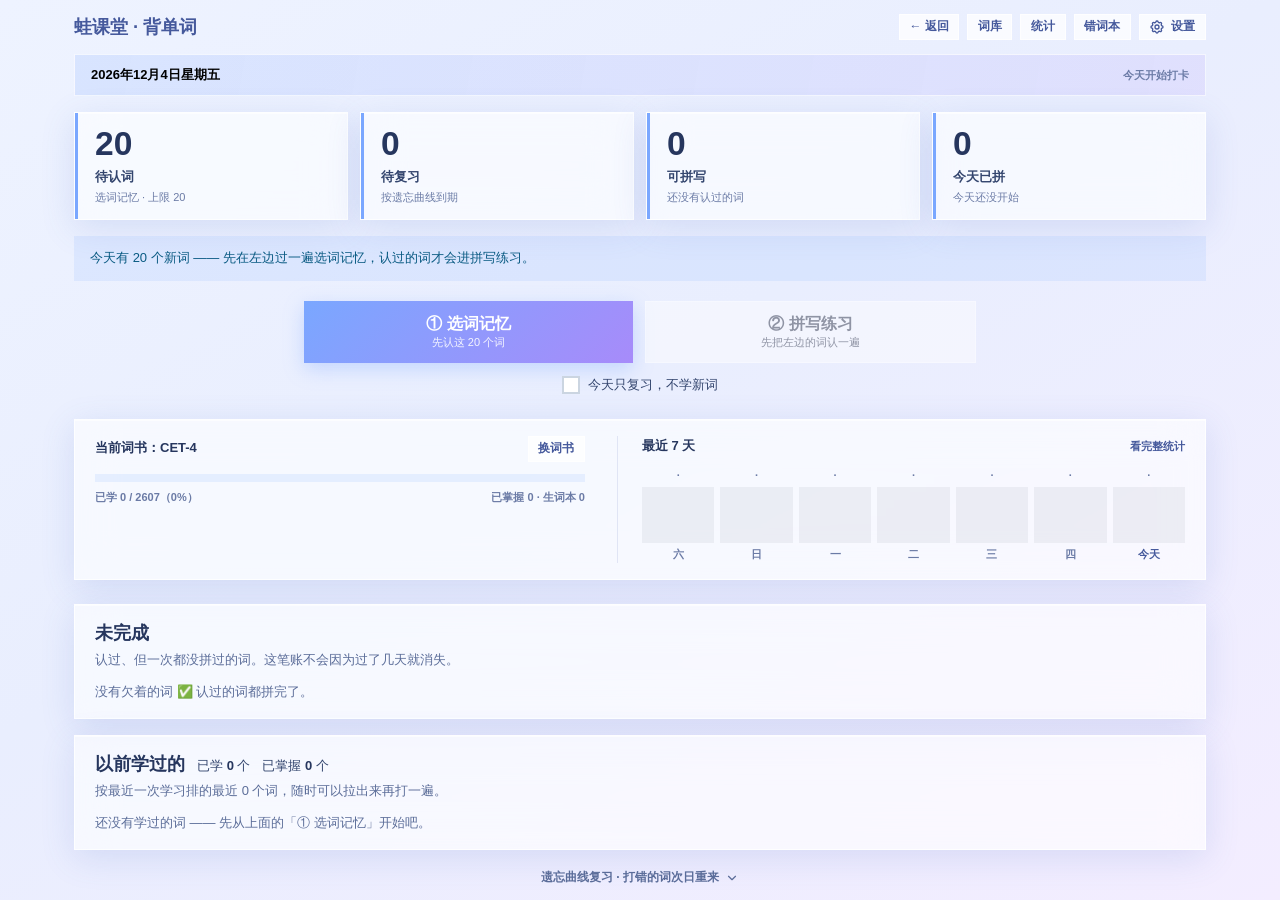
<file: words/index.html>
<!DOCTYPE html>
<html lang="zh-Hans">
  <head>
    <meta charset="UTF-8" />
    <meta name="viewport" content="width=device-width, initial-scale=1" />
    <meta name="color-scheme" content="light dark" />
    <meta name="format-detection" content="telephone=no" />
    <meta name="application-name" content="蛙课堂背单词" />
    <meta name="apple-mobile-web-app-title" content="蛙课堂背单词" />
    <meta name="apple-mobile-web-app-capable" content="yes" />
    <meta name="mobile-web-app-capable" content="yes" />
    <meta name="theme-color" content="#818CF8" />
    <title>蛙课堂背单词</title>
    <link rel="icon" href="./favicon.ico" />
    <link rel="apple-touch-icon" sizes="180x180" href="./apple-touch-icon.png" />
    <link rel="icon" type="image/png" sizes="32x32" href="./favicon-32x32.png" />
    <link rel="icon" type="image/png" sizes="16x16" href="./favicon-16x16.png" />

    <script>
      // Dark mode init
      if (
        ('state' in localStorage && JSON.parse(localStorage.state).darkMode) ||
        (!('state' in localStorage) && window.matchMedia('(prefers-color-scheme: dark)').matches)
      ) {
        document.documentElement.classList.add('dark')
      }
    </script>
    <script type="module" crossorigin src="./assets/index-ccc332cb.js"></script>
    <link rel="stylesheet" href="./assets/index-275ed90b.css">
  </head>
  <body>
    <noscript>
      <div>你需要启用 JavaScript 才能运行蛙课堂背单词。</div>
    </noscript>
    <div id="root"></div>
    
  </body>
</html>
</file>
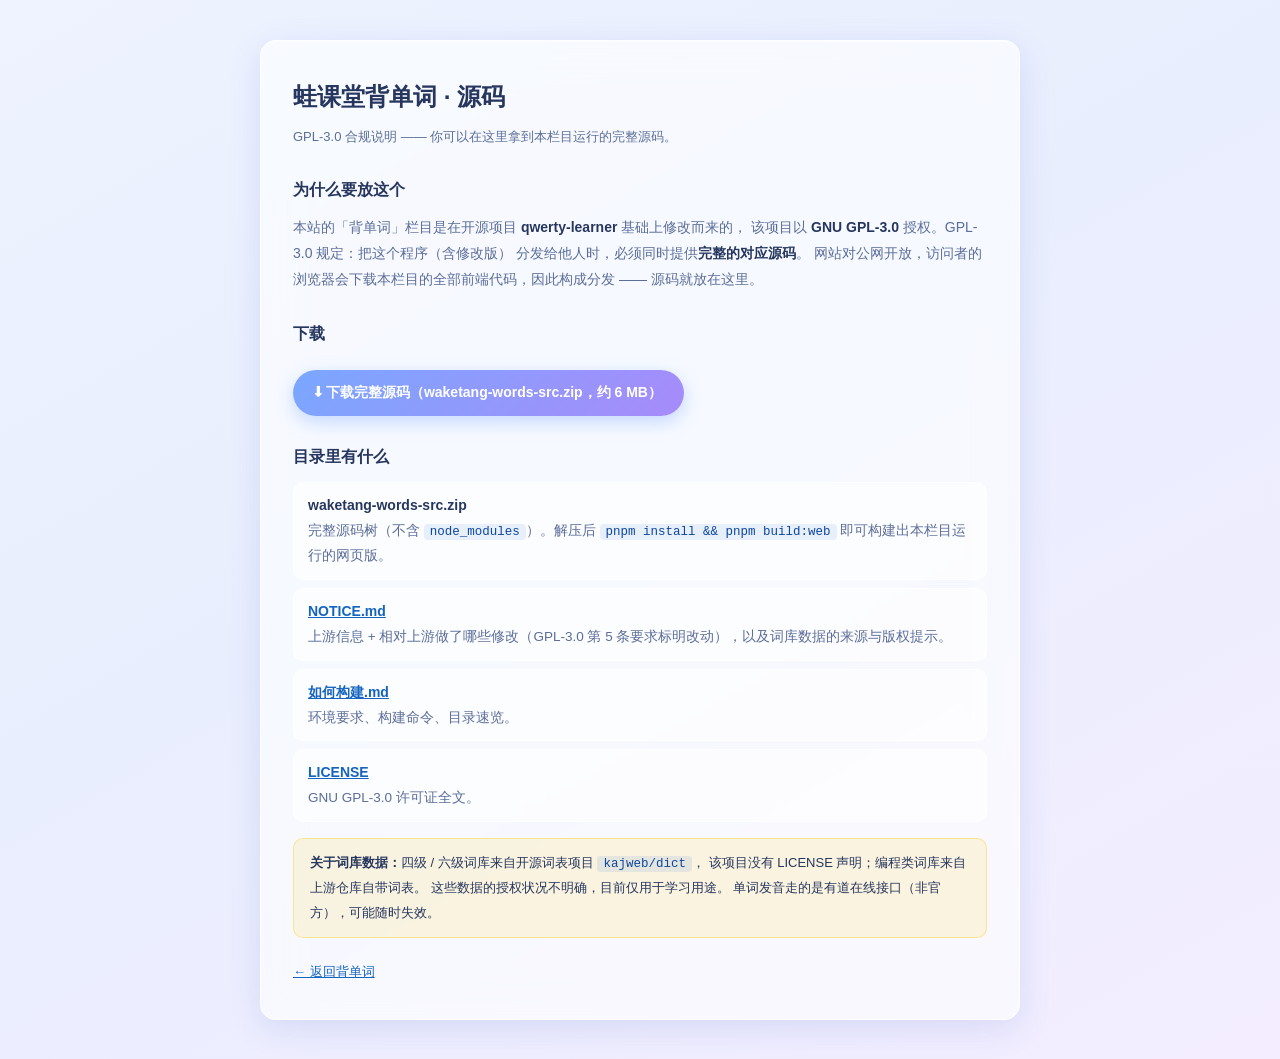
<file: words/source/index.html>
<!DOCTYPE html>
<html lang="zh-CN">
<head>
<meta charset="UTF-8">
<meta name="viewport" content="width=device-width, initial-scale=1">
<link rel="icon" href="../favicon.ico">
<title>蛙课堂背单词 · 源码（GPL-3.0）</title>
<style>
  :root { --ink:#26365e; --muted:#5b6d99; --line:rgba(255,255,255,.75); }
  * { margin:0; padding:0; box-sizing:border-box; }
  html { background: linear-gradient(150deg,#eef3ff 0%,#e9eefe 45%,#f3edff 100%); min-height:100%; }
  body { font-family:'Segoe UI','Microsoft YaHei','PingFang SC',sans-serif; color:var(--ink);
         padding:40px 20px; line-height:1.85; }
  .wrap { max-width:760px; margin:0 auto; background:rgba(255,255,255,.62);
          backdrop-filter:blur(20px) saturate(1.5); -webkit-backdrop-filter:blur(20px) saturate(1.5);
          border:1px solid var(--line); border-radius:16px; padding:34px 32px;
          box-shadow:0 8px 32px rgba(80,110,200,.16), inset 0 1px 0 rgba(255,255,255,.6); }
  h1 { font-size:24px; font-weight:700; margin-bottom:6px; }
  h2 { font-size:16px; font-weight:700; margin:26px 0 10px; }
  p, li { font-size:14px; color:var(--muted); }
  strong { color:var(--ink); }
  a { color:#1565c0; }
  .sub { font-size:13px; color:var(--muted); margin-bottom:8px; }
  .files { list-style:none; margin-top:10px; }
  .files li { padding:10px 14px; margin-bottom:8px; background:rgba(255,255,255,.6);
              border:1px solid var(--line); border-radius:10px; font-size:13.5px; }
  .files li b { display:block; font-size:14px; color:var(--ink); }
  .files li a { font-weight:700; }
  .dl { display:inline-flex; align-items:center; gap:8px; margin-top:12px; padding:10px 22px;
        border-radius:999px; background:linear-gradient(135deg,#7aa7ff,#a78bfa); color:#fff !important;
        font-size:14px; font-weight:700; text-decoration:none;
        box-shadow:0 6px 18px rgba(122,167,255,.4); }
  .dl:hover { filter:brightness(1.08); }
  .back { display:inline-block; margin-top:22px; font-size:13px; }
  code { background:rgba(21,101,192,.09); padding:1px 6px; border-radius:4px;
         font-family:'Cascadia Code',Consolas,monospace; font-size:12.5px; color:#0d47a1; }
  .note { margin-top:16px; padding:12px 16px; border-radius:10px;
          background:rgba(255,200,0,.12); border:1px solid rgba(255,200,0,.35); font-size:13px; }
</style>
</head>
<body>
<div class="wrap">
  <h1>蛙课堂背单词 · 源码</h1>
  <p class="sub">GPL-3.0 合规说明 —— 你可以在这里拿到本栏目运行的完整源码。</p>

  <h2>为什么要放这个</h2>
  <p>本站的「背单词」栏目是在开源项目 <strong>qwerty-learner</strong> 基础上修改而来的，
     该项目以 <strong>GNU GPL-3.0</strong> 授权。GPL-3.0 规定：把这个程序（含修改版）
     分发给他人时，必须同时提供<strong>完整的对应源码</strong>。
     网站对公网开放，访问者的浏览器会下载本栏目的全部前端代码，因此构成分发 —— 源码就放在这里。</p>

  <h2>下载</h2>
  <a class="dl" href="waketang-words-src.zip" download>⬇ 下载完整源码（waketang-words-src.zip，约 6 MB）</a>

  <h2>目录里有什么</h2>
  <ul class="files">
    <li><b>waketang-words-src.zip</b>
        完整源码树（不含 <code>node_modules</code>）。解压后 <code>pnpm install &amp;&amp; pnpm build:web</code> 即可构建出本栏目运行的网页版。</li>
    <li><b><a href="NOTICE.md">NOTICE.md</a></b>
        上游信息 + 相对上游做了哪些修改（GPL-3.0 第 5 条要求标明改动），以及词库数据的来源与版权提示。</li>
    <li><b><a href="如何构建.md">如何构建.md</a></b> 环境要求、构建命令、目录速览。</li>
    <li><b><a href="LICENSE">LICENSE</a></b> GNU GPL-3.0 许可证全文。</li>
  </ul>

  <div class="note">
    <strong>关于词库数据：</strong>四级 / 六级词库来自开源词表项目 <code>kajweb/dict</code>，
    该项目没有 LICENSE 声明；编程类词库来自上游仓库自带词表。
    这些数据的授权状况不明确，目前仅用于学习用途。
    单词发音走的是有道在线接口（非官方），可能随时失效。
  </div>

  <a class="back" href="../index.html">← 返回背单词</a>
</div>
</body>
</html>
</file>
<file: words/assets/index-275ed90b.css>
@charset "UTF-8";*,:before,:after{--tw-border-spacing-x: 0;--tw-border-spacing-y: 0;--tw-translate-x: 0;--tw-translate-y: 0;--tw-rotate: 0;--tw-skew-x: 0;--tw-skew-y: 0;--tw-scale-x: 1;--tw-scale-y: 1;--tw-pan-x: ;--tw-pan-y: ;--tw-pinch-zoom: ;--tw-scroll-snap-strictness: proximity;--tw-gradient-from-position: ;--tw-gradient-via-position: ;--tw-gradient-to-position: ;--tw-ordinal: ;--tw-slashed-zero: ;--tw-numeric-figure: ;--tw-numeric-spacing: ;--tw-numeric-fraction: ;--tw-ring-inset: ;--tw-ring-offset-width: 0px;--tw-ring-offset-color: #fff;--tw-ring-color: rgb(59 130 246 / .5);--tw-ring-offset-shadow: 0 0 #0000;--tw-ring-shadow: 0 0 #0000;--tw-shadow: 0 0 #0000;--tw-shadow-colored: 0 0 #0000;--tw-blur: ;--tw-brightness: ;--tw-contrast: ;--tw-grayscale: ;--tw-hue-rotate: ;--tw-invert: ;--tw-saturate: ;--tw-sepia: ;--tw-drop-shadow: ;--tw-backdrop-blur: ;--tw-backdrop-brightness: ;--tw-backdrop-contrast: ;--tw-backdrop-grayscale: ;--tw-backdrop-hue-rotate: ;--tw-backdrop-invert: ;--tw-backdrop-opacity: ;--tw-backdrop-saturate: ;--tw-backdrop-sepia: ;--tw-contain-size: ;--tw-contain-layout: ;--tw-contain-paint: ;--tw-contain-style: }::backdrop{--tw-border-spacing-x: 0;--tw-border-spacing-y: 0;--tw-translate-x: 0;--tw-translate-y: 0;--tw-rotate: 0;--tw-skew-x: 0;--tw-skew-y: 0;--tw-scale-x: 1;--tw-scale-y: 1;--tw-pan-x: ;--tw-pan-y: ;--tw-pinch-zoom: ;--tw-scroll-snap-strictness: proximity;--tw-gradient-from-position: ;--tw-gradient-via-position: ;--tw-gradient-to-position: ;--tw-ordinal: ;--tw-slashed-zero: ;--tw-numeric-figure: ;--tw-numeric-spacing: ;--tw-numeric-fraction: ;--tw-ring-inset: ;--tw-ring-offset-width: 0px;--tw-ring-offset-color: #fff;--tw-ring-color: rgb(59 130 246 / .5);--tw-ring-offset-shadow: 0 0 #0000;--tw-ring-shadow: 0 0 #0000;--tw-shadow: 0 0 #0000;--tw-shadow-colored: 0 0 #0000;--tw-blur: ;--tw-brightness: ;--tw-contrast: ;--tw-grayscale: ;--tw-hue-rotate: ;--tw-invert: ;--tw-saturate: ;--tw-sepia: ;--tw-drop-shadow: ;--tw-backdrop-blur: ;--tw-backdrop-brightness: ;--tw-backdrop-contrast: ;--tw-backdrop-grayscale: ;--tw-backdrop-hue-rotate: ;--tw-backdrop-invert: ;--tw-backdrop-opacity: ;--tw-backdrop-saturate: ;--tw-backdrop-sepia: ;--tw-contain-size: ;--tw-contain-layout: ;--tw-contain-paint: ;--tw-contain-style: }*,:before,:after{box-sizing:border-box;border-width:0;border-style:solid;border-color:#e5e7eb}:before,:after{--tw-content: ""}html,:host{line-height:1.5;-webkit-text-size-adjust:100%;-moz-tab-size:4;tab-size:4;font-family:ui-sans-serif,system-ui,sans-serif,"Apple Color Emoji","Segoe UI Emoji",Segoe UI Symbol,"Noto Color Emoji";font-feature-settings:normal;font-variation-settings:normal;-webkit-tap-highlight-color:transparent}body{margin:0;line-height:inherit}hr{height:0;color:inherit;border-top-width:1px}abbr:where([title]){-webkit-text-decoration:underline dotted;text-decoration:underline dotted}h1,h2,h3,h4,h5,h6{font-size:inherit;font-weight:inherit}a{color:inherit;text-decoration:inherit}b,strong{font-weight:bolder}code,kbd,samp,pre{font-family:ui-monospace,SFMono-Regular,Menlo,Monaco,Consolas,Liberation Mono,Courier New,monospace;font-feature-settings:normal;font-variation-settings:normal;font-size:1em}small{font-size:80%}sub,sup{font-size:75%;line-height:0;position:relative;vertical-align:baseline}sub{bottom:-.25em}sup{top:-.5em}table{text-indent:0;border-color:inherit;border-collapse:collapse}button,input,optgroup,select,textarea{font-family:inherit;font-feature-settings:inherit;font-variation-settings:inherit;font-size:100%;font-weight:inherit;line-height:inherit;letter-spacing:inherit;color:inherit;margin:0;padding:0}button,select{text-transform:none}button,input:where([type=button]),input:where([type=reset]),input:where([type=submit]){-webkit-appearance:button;background-color:transparent;background-image:none}:-moz-focusring{outline:auto}:-moz-ui-invalid{box-shadow:none}progress{vertical-align:baseline}::-webkit-inner-spin-button,::-webkit-outer-spin-button{height:auto}[type=search]{-webkit-appearance:textfield;outline-offset:-2px}::-webkit-search-decoration{-webkit-appearance:none}::-webkit-file-upload-button{-webkit-appearance:button;font:inherit}summary{display:list-item}blockquote,dl,dd,h1,h2,h3,h4,h5,h6,hr,figure,p,pre{margin:0}fieldset{margin:0;padding:0}legend{padding:0}ol,ul,menu{list-style:none;margin:0;padding:0}dialog{padding:0}textarea{resize:vertical}input::placeholder,textarea::placeholder{opacity:1;color:#9ca3af}button,[role=button]{cursor:pointer}:disabled{cursor:default}img,svg,video,canvas,audio,iframe,embed,object{display:block;vertical-align:middle}img,video{max-width:100%;height:auto}[hidden]:where(:not([hidden=until-found])){display:none}input:where([type=text]),input:where(:not([type])),input:where([type=email]),input:where([type=url]),input:where([type=password]),input:where([type=number]),input:where([type=date]),input:where([type=datetime-local]),input:where([type=month]),input:where([type=search]),input:where([type=tel]),input:where([type=time]),input:where([type=week]),select:where([multiple]),textarea,select{-webkit-appearance:none;-moz-appearance:none;appearance:none;background-color:#fff;border-color:#6b7280;border-width:1px;border-radius:0;padding:.5rem .75rem;font-size:1rem;line-height:1.5rem;--tw-shadow: 0 0 #0000}input:where([type=text]):focus,input:where(:not([type])):focus,input:where([type=email]):focus,input:where([type=url]):focus,input:where([type=password]):focus,input:where([type=number]):focus,input:where([type=date]):focus,input:where([type=datetime-local]):focus,input:where([type=month]):focus,input:where([type=search]):focus,input:where([type=tel]):focus,input:where([type=time]):focus,input:where([type=week]):focus,select:where([multiple]):focus,textarea:focus,select:focus{outline:2px solid transparent;outline-offset:2px;--tw-ring-inset: var(--tw-empty, );--tw-ring-offset-width: 0px;--tw-ring-offset-color: #fff;--tw-ring-color: #2563eb;--tw-ring-offset-shadow: var(--tw-ring-inset) 0 0 0 var(--tw-ring-offset-width) var(--tw-ring-offset-color);--tw-ring-shadow: var(--tw-ring-inset) 0 0 0 calc(1px + var(--tw-ring-offset-width)) var(--tw-ring-color);box-shadow:var(--tw-ring-offset-shadow),var(--tw-ring-shadow),var(--tw-shadow);border-color:#2563eb}input::placeholder,textarea::placeholder{color:#6b7280;opacity:1}::-webkit-datetime-edit-fields-wrapper{padding:0}::-webkit-date-and-time-value{min-height:1.5em;text-align:inherit}::-webkit-datetime-edit{display:inline-flex}::-webkit-datetime-edit,::-webkit-datetime-edit-year-field,::-webkit-datetime-edit-month-field,::-webkit-datetime-edit-day-field,::-webkit-datetime-edit-hour-field,::-webkit-datetime-edit-minute-field,::-webkit-datetime-edit-second-field,::-webkit-datetime-edit-millisecond-field,::-webkit-datetime-edit-meridiem-field{padding-top:0;padding-bottom:0}select{background-image:url("data:image/svg+xml,%3csvg xmlns='http://www.w3.org/2000/svg' fill='none' viewBox='0 0 20 20'%3e%3cpath stroke='%236b7280' stroke-linecap='round' stroke-linejoin='round' stroke-width='1.5' d='M6 8l4 4 4-4'/%3e%3c/svg%3e");background-position:right .5rem center;background-repeat:no-repeat;background-size:1.5em 1.5em;padding-right:2.5rem;-webkit-print-color-adjust:exact;print-color-adjust:exact}select:where([multiple]),select:where([size]:not([size="1"])){background-image:initial;background-position:initial;background-repeat:unset;background-size:initial;padding-right:.75rem;-webkit-print-color-adjust:unset;print-color-adjust:unset}input:where([type=checkbox]),input:where([type=radio]){-webkit-appearance:none;-moz-appearance:none;appearance:none;padding:0;-webkit-print-color-adjust:exact;print-color-adjust:exact;display:inline-block;vertical-align:middle;background-origin:border-box;-webkit-user-select:none;user-select:none;flex-shrink:0;height:1rem;width:1rem;color:#2563eb;background-color:#fff;border-color:#6b7280;border-width:1px;--tw-shadow: 0 0 #0000}input:where([type=checkbox]){border-radius:0}input:where([type=radio]){border-radius:100%}input:where([type=checkbox]):focus,input:where([type=radio]):focus{outline:2px solid transparent;outline-offset:2px;--tw-ring-inset: var(--tw-empty, );--tw-ring-offset-width: 2px;--tw-ring-offset-color: #fff;--tw-ring-color: #2563eb;--tw-ring-offset-shadow: var(--tw-ring-inset) 0 0 0 var(--tw-ring-offset-width) var(--tw-ring-offset-color);--tw-ring-shadow: var(--tw-ring-inset) 0 0 0 calc(2px + var(--tw-ring-offset-width)) var(--tw-ring-color);box-shadow:var(--tw-ring-offset-shadow),var(--tw-ring-shadow),var(--tw-shadow)}input:where([type=checkbox]):checked,input:where([type=radio]):checked{border-color:transparent;background-color:currentColor;background-size:100% 100%;background-position:center;background-repeat:no-repeat}input:where([type=checkbox]):checked{background-image:url("data:image/svg+xml,%3csvg viewBox='0 0 16 16' fill='white' xmlns='http://www.w3.org/2000/svg'%3e%3cpath d='M12.207 4.793a1 1 0 010 1.414l-5 5a1 1 0 01-1.414 0l-2-2a1 1 0 011.414-1.414L6.5 9.086l4.293-4.293a1 1 0 011.414 0z'/%3e%3c/svg%3e")}@media (forced-colors: active){input:where([type=checkbox]):checked{-webkit-appearance:auto;-moz-appearance:auto;appearance:auto}}input:where([type=radio]):checked{background-image:url("data:image/svg+xml,%3csvg viewBox='0 0 16 16' fill='white' xmlns='http://www.w3.org/2000/svg'%3e%3ccircle cx='8' cy='8' r='3'/%3e%3c/svg%3e")}@media (forced-colors: active){input:where([type=radio]):checked{-webkit-appearance:auto;-moz-appearance:auto;appearance:auto}}input:where([type=checkbox]):checked:hover,input:where([type=checkbox]):checked:focus,input:where([type=radio]):checked:hover,input:where([type=radio]):checked:focus{border-color:transparent;background-color:currentColor}input:where([type=checkbox]):indeterminate{background-image:url("data:image/svg+xml,%3csvg xmlns='http://www.w3.org/2000/svg' fill='none' viewBox='0 0 16 16'%3e%3cpath stroke='white' stroke-linecap='round' stroke-linejoin='round' stroke-width='2' d='M4 8h8'/%3e%3c/svg%3e");border-color:transparent;background-color:currentColor;background-size:100% 100%;background-position:center;background-repeat:no-repeat}@media (forced-colors: active){input:where([type=checkbox]):indeterminate{-webkit-appearance:auto;-moz-appearance:auto;appearance:auto}}input:where([type=checkbox]):indeterminate:hover,input:where([type=checkbox]):indeterminate:focus{border-color:transparent;background-color:currentColor}input:where([type=file]){background:unset;border-color:inherit;border-width:0;border-radius:0;padding:0;font-size:unset;line-height:inherit}input:where([type=file]):focus{outline:1px solid ButtonText;outline:1px auto -webkit-focus-ring-color}.container{width:100%}@media (min-width: 640px){.container{max-width:640px}}@media (min-width: 768px){.container{max-width:768px}}@media (min-width: 1024px){.container{max-width:1024px}}@media (min-width: 1100px){.container{max-width:1100px}}@media (min-width: 1280px){.container{max-width:1280px}}@media (min-width: 1440px){.container{max-width:1440px}}@media (min-width: 1536px){.container{max-width:1536px}}.glass{background-image:linear-gradient(180deg,rgba(255,255,255,.94),rgba(255,255,255,.82));backdrop-filter:blur(14px) saturate(140%);-webkit-backdrop-filter:blur(14px) saturate(140%);border:1px solid rgba(15,23,42,.06);box-shadow:0 1px 2px #0f172a08,0 10px 30px -18px #0f172a2e}html.dark .glass{background-image:linear-gradient(180deg,rgba(31,41,55,.9),rgba(17,24,39,.85));border-color:#ffffff12;box-shadow:0 1px 2px #0000004d,0 10px 30px -18px #0009}.glass-strong{background-image:linear-gradient(180deg,#ffffff,rgba(255,255,255,.88));backdrop-filter:blur(18px) saturate(150%);-webkit-backdrop-filter:blur(18px) saturate(150%);border:1px solid rgba(15,23,42,.07);box-shadow:0 1px 2px #0f172a08,0 22px 48px -28px #0f172a3d}html.dark .glass-strong{background-image:linear-gradient(180deg,rgba(31,41,55,.96),rgba(17,24,39,.9));border-color:#ffffff14;box-shadow:0 1px 2px #00000059,0 22px 48px -28px #000000b3}.glass-interactive{transition:background-color .2s ease,border-color .2s ease,transform .2s ease}.glass-interactive:hover{background-color:#ffffffbd;border-color:color-mix(in srgb,var(--c-brand) 30%,transparent)}html.dark .glass-interactive:hover{background-color:#374151ad;border-color:#58cc0266}.icon{height:1.375rem;width:1.375rem}.icon:focus{outline:2px solid transparent;outline-offset:2px}.word-chip{display:flex;height:2.5rem;width:auto;cursor:pointer;flex-direction:row;align-items:center;justify-content:center;border-radius:.375rem;border-width:2px;border-style:solid;border-color:var(--c-brand);--tw-bg-opacity: 1;background-color:rgb(255 255 255 / var(--tw-bg-opacity, 1));padding:.125rem .5rem;transition-property:color,background-color,border-color,text-decoration-color,fill,stroke;transition-timing-function:cubic-bezier(.4,0,.2,1);transition-duration:.1s;animation-duration:.1s}.word-chip:is(.dark *){--tw-border-opacity: 1;border-color:rgb(30 41 59 / var(--tw-border-opacity, 1));--tw-bg-opacity: 1;background-color:rgb(51 65 85 / var(--tw-bg-opacity, 1))}.word-chip:hover:is(.dark *){--tw-bg-opacity: 1;background-color:rgb(71 85 105 / var(--tw-bg-opacity, 1))}@media (min-width: 768px){.word-chip{height:3rem;padding:.25rem 1.25rem}}.word-chip>span{font-family:ui-monospace,SFMono-Regular,Menlo,Monaco,Consolas,Liberation Mono,Courier New,monospace;font-size:1.5rem;line-height:2rem;font-weight:300;--tw-text-opacity: 1;color:rgb(75 85 99 / var(--tw-text-opacity, 1))}.word-chip>span:is(.dark *){--tw-text-opacity: 1;color:rgb(209 213 219 / var(--tw-text-opacity, 1))}@media (min-width: 768px){.word-chip>span{font-size:1.875rem;line-height:2.25rem}}.word-chip-tooltip{pointer-events:none;display:flex;align-items:center;justify-content:center;white-space:nowrap;border-radius:.5rem;--tw-bg-opacity: 1;background-color:rgb(255 255 255 / var(--tw-bg-opacity, 1));padding:.25rem .5rem;font-size:.75rem;line-height:1rem;--tw-text-opacity: 1;color:rgb(107 114 128 / var(--tw-text-opacity, 1));--tw-shadow: 0 4px 6px -1px rgb(0 0 0 / .1), 0 2px 4px -2px rgb(0 0 0 / .1);--tw-shadow-colored: 0 4px 6px -1px var(--tw-shadow-color), 0 2px 4px -2px var(--tw-shadow-color);box-shadow:var(--tw-ring-offset-shadow, 0 0 #0000),var(--tw-ring-shadow, 0 0 #0000),var(--tw-shadow)}.word-chip-tooltip:is(.dark *){--tw-bg-opacity: 1;background-color:rgb(31 41 55 / var(--tw-bg-opacity, 1));--tw-text-opacity: 1;color:rgb(209 213 219 / var(--tw-text-opacity, 1))}.my-btn-primary,.btn-primary,.btn-secondary,.btn-ghost,.btn-danger,.btn-info{display:inline-flex;-webkit-user-select:none;user-select:none;align-items:center;justify-content:center;gap:.375rem;font-weight:600;border-radius:var(--r-md);padding:.42rem .85rem;font-size:.85rem;letter-spacing:0;line-height:1.3;border:none;cursor:pointer;text-decoration:none;transition:filter .12s ease,transform .06s ease,box-shadow .06s ease,background-color .12s ease}.my-btn-primary:disabled,.btn-primary:disabled,.btn-secondary:disabled,.btn-ghost:disabled{cursor:not-allowed;filter:grayscale(.75);opacity:.6}.my-btn-primary,.btn-primary{background-color:var(--c-brand-solid);color:#fff;box-shadow:0 var(--edge) 0 var(--c-brand-solid-d)}.my-btn-primary:hover:not(:disabled),.btn-primary:hover:not(:disabled){filter:brightness(1.07)}.my-btn-primary:active:not(:disabled),.btn-primary:active:not(:disabled){transform:translateY(var(--edge));box-shadow:0 0 0 var(--c-brand-solid-d)}.btn-secondary{background-color:#fff;color:var(--c-ink-soft);border:2px solid var(--c-line);box-shadow:0 var(--edge) 0 var(--c-line)}.btn-secondary:hover:not(:disabled){background-color:#f7f7f7}.btn-secondary:active:not(:disabled){transform:translateY(var(--edge));box-shadow:0 0 0 var(--c-line)}html.dark .btn-secondary{background-color:#1f2937;border-color:var(--c-line);box-shadow:0 var(--edge) 0 #111827}html.dark .btn-secondary:hover:not(:disabled){background-color:#273244}html.dark .btn-secondary:active:not(:disabled){box-shadow:0 0 #111827}.btn-ghost{background-color:transparent;color:var(--c-muted);box-shadow:none;padding:.45rem .75rem}.btn-ghost:hover:not(:disabled){background-color:#0000000f;color:var(--c-ink-soft)}.btn-ghost:active:not(:disabled){transform:translateY(2px)}html.dark .btn-ghost:hover:not(:disabled){background-color:#ffffff14;color:var(--c-ink-soft)}.btn-sm{padding:.26rem .6rem;font-size:.76rem;border-radius:var(--r-sm)}.btn-lg{padding:.6rem 1.2rem;font-size:.98rem;border-radius:var(--r-lg)}.t-h1{font-size:1.6rem;font-weight:800;line-height:1.25}.t-h2{font-size:1.15rem;font-weight:700;line-height:1.35}.c-brand{color:var(--c-brand-text)}.c-danger{color:var(--c-danger)}.c-ink{color:var(--c-ink)}.c-soft{color:var(--c-ink-soft)}.c-muted{color:var(--c-muted)}.c-faint{color:var(--c-faint)}.my-btn-info-panel{margin-top:.75rem;display:inline-flex;width:100%;justify-content:center;border-radius:.375rem;padding:.5rem .75rem;font-size:.875rem;line-height:1.25rem;font-weight:600;--tw-text-opacity: 1;color:rgb(255 255 255 / var(--tw-text-opacity, 1));--tw-shadow: 0 1px 2px 0 rgb(0 0 0 / .05);--tw-shadow-colored: 0 1px 2px 0 var(--tw-shadow-color);box-shadow:var(--tw-ring-offset-shadow, 0 0 #0000),var(--tw-ring-shadow, 0 0 #0000),var(--tw-shadow);transition-property:color,background-color,border-color,text-decoration-color,fill,stroke;transition-timing-function:cubic-bezier(.4,0,.2,1);transition-duration:.15s}.my-btn-info-panel:focus{outline:2px solid transparent;outline-offset:2px}.my-btn-info-panel:is(.dark *){--tw-bg-opacity: .7;--tw-text-opacity: .8}@media (min-width: 640px){.my-btn-info-panel{margin-left:.75rem;margin-top:0;width:auto;font-size:.875rem;line-height:1.25rem}}.tooltip{white-space:nowrap;border-radius:.5rem;--tw-bg-opacity: 1;background-color:rgb(255 255 255 / var(--tw-bg-opacity, 1));padding:.25rem .5rem;font-size:.75rem;line-height:1rem;--tw-text-opacity: 1;color:rgb(107 114 128 / var(--tw-text-opacity, 1));--tw-shadow: 0 4px 6px -1px rgb(0 0 0 / .1), 0 2px 4px -2px rgb(0 0 0 / .1);--tw-shadow-colored: 0 4px 6px -1px var(--tw-shadow-color), 0 2px 4px -2px var(--tw-shadow-color);box-shadow:var(--tw-ring-offset-shadow, 0 0 #0000),var(--tw-ring-shadow, 0 0 #0000),var(--tw-shadow)}.tooltip:is(.dark *){--tw-bg-opacity: 1;background-color:rgb(55 65 81 / var(--tw-bg-opacity, 1));--tw-text-opacity: 1;color:rgb(209 213 219 / var(--tw-text-opacity, 1))}.switch-root{position:relative;display:inline-flex;height:1.5rem;width:3rem;flex-shrink:0;cursor:pointer;align-items:center;border-radius:9999px;border-width:3px;border-color:transparent;--tw-bg-opacity: 1;background-color:rgb(209 213 219 / var(--tw-bg-opacity, 1));transition-property:color,background-color,border-color,text-decoration-color,fill,stroke;transition-duration:.2s;transition-timing-function:cubic-bezier(.4,0,.2,1);animation-duration:.2s;animation-timing-function:cubic-bezier(.4,0,.2,1)}.switch-root:focus{outline:2px solid transparent;outline-offset:2px}.switch-root[data-headlessui-state=checked]{background-color:var(--c-brand)}.switch-thumb{pointer-events:none;display:inline-block;height:1rem;width:1rem;--tw-translate-x: 0px;transform:translate(var(--tw-translate-x),var(--tw-translate-y)) rotate(var(--tw-rotate)) skew(var(--tw-skew-x)) skewY(var(--tw-skew-y)) scaleX(var(--tw-scale-x)) scaleY(var(--tw-scale-y));border-radius:9999px;--tw-bg-opacity: 1;background-color:rgb(255 255 255 / var(--tw-bg-opacity, 1));--tw-shadow: 0 10px 15px -3px rgb(0 0 0 / .1), 0 4px 6px -4px rgb(0 0 0 / .1);--tw-shadow-colored: 0 10px 15px -3px var(--tw-shadow-color), 0 4px 6px -4px var(--tw-shadow-color);box-shadow:var(--tw-ring-offset-shadow, 0 0 #0000),var(--tw-ring-shadow, 0 0 #0000),var(--tw-shadow);--tw-ring-offset-shadow: var(--tw-ring-inset) 0 0 0 var(--tw-ring-offset-width) var(--tw-ring-offset-color);--tw-ring-shadow: var(--tw-ring-inset) 0 0 0 calc(0px + var(--tw-ring-offset-width)) var(--tw-ring-color);box-shadow:var(--tw-ring-offset-shadow),var(--tw-ring-shadow),var(--tw-shadow, 0 0 #0000);transition-property:color,background-color,border-color,text-decoration-color,fill,stroke,opacity,box-shadow,transform,filter,-webkit-backdrop-filter;transition-property:color,background-color,border-color,text-decoration-color,fill,stroke,opacity,box-shadow,transform,filter,backdrop-filter;transition-property:color,background-color,border-color,text-decoration-color,fill,stroke,opacity,box-shadow,transform,filter,backdrop-filter,-webkit-backdrop-filter;transition-duration:.2s;transition-timing-function:cubic-bezier(.4,0,.2,1);animation-duration:.2s;animation-timing-function:cubic-bezier(.4,0,.2,1)}[data-headlessui-state=checked] .switch-thumb{--tw-translate-x: 25px;transform:translate(var(--tw-translate-x),var(--tw-translate-y)) rotate(var(--tw-rotate)) skew(var(--tw-skew-x)) skewY(var(--tw-skew-y)) scaleX(var(--tw-scale-x)) scaleY(var(--tw-scale-y))}.listbox-button{position:relative;width:10rem;cursor:pointer;border-radius:.5rem;--tw-bg-opacity: 1;background-color:rgb(255 255 255 / var(--tw-bg-opacity, 1));padding:.5rem 2.5rem .5rem .75rem;text-align:left;--tw-shadow: 0 4px 6px -1px rgb(0 0 0 / .1), 0 2px 4px -2px rgb(0 0 0 / .1);--tw-shadow-colored: 0 4px 6px -1px var(--tw-shadow-color), 0 2px 4px -2px var(--tw-shadow-color);box-shadow:var(--tw-ring-offset-shadow, 0 0 #0000),var(--tw-ring-shadow, 0 0 #0000),var(--tw-shadow)}.listbox-button:focus{outline:2px solid transparent;outline-offset:2px}.listbox-button:is(.dark *){--tw-bg-opacity: 1;background-color:rgb(75 85 99 / var(--tw-bg-opacity, 1))}.listbox-button span:nth-of-type(1){display:block;overflow:hidden;text-overflow:ellipsis;white-space:nowrap;--tw-text-opacity: 1;color:rgb(17 24 39 / var(--tw-text-opacity, 1))}.listbox-button span:nth-of-type(1):is(.dark *){color:rgb(255 255 255 / var(--tw-text-opacity, 1));--tw-text-opacity: .6}.listbox-button span:nth-of-type(2){pointer-events:none;position:absolute;top:0;bottom:0;right:0;display:flex;align-items:center;padding-right:.5rem}.listbox-button span:nth-of-type(2):focus{outline:2px solid transparent;outline-offset:2px}.listbox-options{position:absolute;margin-top:.25rem;max-height:15rem;width:100%;overflow:auto;border-radius:.375rem;--tw-bg-opacity: 1;background-color:rgb(255 255 255 / var(--tw-bg-opacity, 1));padding-top:.25rem;padding-bottom:.25rem;font-size:1rem;line-height:1.5rem;--tw-shadow: 0 10px 15px -3px rgb(0 0 0 / .1), 0 4px 6px -4px rgb(0 0 0 / .1);--tw-shadow-colored: 0 10px 15px -3px var(--tw-shadow-color), 0 4px 6px -4px var(--tw-shadow-color);box-shadow:var(--tw-ring-offset-shadow, 0 0 #0000),var(--tw-ring-shadow, 0 0 #0000),var(--tw-shadow)}.listbox-options:focus{outline:2px solid transparent;outline-offset:2px}.listbox-options:is(.dark *){--tw-bg-opacity: 1;background-color:rgb(75 85 99 / var(--tw-bg-opacity, 1))}.listbox-options>li{position:relative;cursor:pointer;-webkit-user-select:none;user-select:none;padding:.5rem 1rem .5rem 2.5rem;--tw-text-opacity: 1;color:rgb(17 24 39 / var(--tw-text-opacity, 1))}.listbox-options>li:is(.dark *){color:rgb(255 255 255 / var(--tw-text-opacity, 1));--tw-text-opacity: .6}.listbox-options>li.ui-active{background-color:var(--c-brand-soft);color:var(--c-brand-text)}html.dark .listbox-options>li.ui-active{background-color:#58cc0229;color:var(--c-brand-light)}.listbox-options>li>span:first-child{display:block;overflow:hidden;text-overflow:ellipsis;white-space:nowrap;font-weight:400}.listbox-options>li>span:first-child[data-headlessui-state~=selected]{font-weight:500}:where([data-headlessui-state~=selected]) .listbox-options>li>span:first-child{font-weight:500}.listbox-options-icon{position:absolute;top:0;bottom:0;left:0;display:flex;align-items:center;padding-left:.75rem;color:var(--c-brand-text)}.listbox-options-icon:is(.dark *){color:var(--c-brand-light)}.slider{position:relative;display:flex;height:2.5rem;width:100%;cursor:pointer;-webkit-user-select:none;user-select:none;align-items:center}.slider [data-disabled]{pointer-events:none;opacity:.5}.slider>span:nth-child(1){position:relative;height:5px;flex-grow:1;border-radius:9999px;--tw-bg-opacity: 1;background-color:rgb(229 231 235 / var(--tw-bg-opacity, 1))}.slider>span:nth-child(1)>span:nth-child(1){position:absolute;height:100%;border-radius:9999px;background-color:var(--c-brand)}.slider>span:nth-child(2){display:block;height:1rem;width:1rem;cursor:pointer;border-radius:9999px;border-width:1px;--tw-border-opacity: 1;border-color:rgb(229 231 235 / var(--tw-border-opacity, 1));--tw-bg-opacity: 1;background-color:rgb(255 255 255 / var(--tw-bg-opacity, 1));--tw-drop-shadow: drop-shadow(0 4px 3px rgb(0 0 0 / .07)) drop-shadow(0 2px 2px rgb(0 0 0 / .06));filter:var(--tw-blur) var(--tw-brightness) var(--tw-contrast) var(--tw-grayscale) var(--tw-hue-rotate) var(--tw-invert) var(--tw-saturate) var(--tw-sepia) var(--tw-drop-shadow)}.t-sm{font-size:13px;line-height:1.55;font-weight:400}.t-micro{font-size:11px;line-height:1.4;font-weight:600}.badge{display:inline-flex;align-items:center;white-space:nowrap;border-radius:9999px;padding:.125rem .5rem;font-size:11px;font-weight:700;line-height:1.4}.badge-neutral{background-color:#0f172a0f;color:var(--c-muted)}.badge-brand{background-color:var(--c-brand-soft);color:var(--c-brand-text)}.badge-info{background-color:var(--c-info-soft);color:var(--c-info-text)}.badge-danger{background-color:#d92c2c1a;color:var(--c-danger-text)}html.dark .badge-neutral{background-color:#ffffff1a;color:var(--c-muted)}html.dark .badge-brand{background-color:#58cc0229;color:var(--c-brand-light)}.progress-track{position:relative;width:100%;height:8px;overflow:hidden;border-radius:999px;background-color:var(--c-brand-soft)}.progress-track.progress-sm{height:4px}.progress-fill{height:100%;border-radius:999px;background-color:var(--c-brand);transition:width var(--dur-slow) var(--ease)}.switch{position:relative;display:inline-flex;height:1.5rem;width:2.75rem;flex-shrink:0;cursor:pointer;align-items:center;border-radius:9999px;border-width:2px;border-color:transparent;transition-property:color,background-color,border-color,text-decoration-color,fill,stroke;transition-timing-function:cubic-bezier(.4,0,.2,1);transition-duration:.15s;background-color:#cbd5e1;transition-duration:var(--dur-base);transition-timing-function:var(--ease)}.switch[data-checked=true],.switch[aria-checked=true]{background-color:var(--c-brand)}.switch-thumb-dot{pointer-events:none;display:inline-block;height:1rem;width:1rem;border-radius:9999px;--tw-bg-opacity: 1;background-color:rgb(255 255 255 / var(--tw-bg-opacity, 1));--tw-shadow: 0 1px 3px 0 rgb(0 0 0 / .1), 0 1px 2px -1px rgb(0 0 0 / .1);--tw-shadow-colored: 0 1px 3px 0 var(--tw-shadow-color), 0 1px 2px -1px var(--tw-shadow-color);box-shadow:var(--tw-ring-offset-shadow, 0 0 #0000),var(--tw-ring-shadow, 0 0 #0000),var(--tw-shadow);transform:translate(2px);transition:transform var(--dur-base) var(--ease)}.switch[data-checked=true] .switch-thumb-dot,.switch[aria-checked=true] .switch-thumb-dot{transform:translate(22px)}.checkbox{display:inline-flex;height:18px;width:18px;flex-shrink:0;cursor:pointer;align-items:center;justify-content:center;border-radius:6px;border-width:2px;transition-property:color,background-color,border-color,text-decoration-color,fill,stroke;transition-timing-function:cubic-bezier(.4,0,.2,1);transition-duration:.15s;border-color:#cbd5e1;background-color:#fff;transition-duration:var(--dur-fast)}.checkbox[data-checked=true]{border-color:var(--c-brand-solid);background-color:var(--c-brand-solid);color:#fff}html.dark .checkbox{border-color:#4b5563;background-color:#1f2937}.empty-state{display:flex;flex-direction:column;align-items:center;justify-content:center;padding:3rem 1.5rem;text-align:center;gap:var(--sp-3)}.empty-state-icon{display:flex;align-items:center;justify-content:center;width:56px;height:56px;border-radius:var(--r-xl);background-color:var(--c-brand-soft);color:var(--c-brand-text)}.empty-state-title{color:var(--c-ink-soft);font-size:15.2px;font-weight:700}.empty-state-desc{color:var(--c-muted);font-size:13px;line-height:1.6}.skeleton{border-radius:var(--r-md);background:linear-gradient(90deg,rgba(15,23,42,.06) 25%,rgba(15,23,42,.11) 37%,rgba(15,23,42,.06) 63%);background-size:400% 100%;animation:skeleton-shimmer 1.4s ease infinite}html.dark .skeleton{background:linear-gradient(90deg,rgba(255,255,255,.07) 25%,rgba(255,255,255,.13) 37%,rgba(255,255,255,.07) 63%);background-size:400% 100%}.alert{display:flex;width:100%;align-items:flex-start;gap:.75rem;border-radius:.75rem;padding:.75rem 1rem;font-size:13px;line-height:1.6}.alert-info{background-color:var(--c-info-soft);color:#0a5b83}.alert-warn{background-color:#ffc80029;color:#7a5c00}.alert-danger{background-color:#d92c2c1a;color:var(--c-danger-text)}html.dark .alert-info{color:#8ed4f5}html.dark .alert-warn{color:#ffd75e}html.dark .alert-success{color:var(--c-brand-light)}html.dark .alert-danger{color:#f7a4a4}.tab{display:inline-flex;cursor:pointer;-webkit-user-select:none;user-select:none;align-items:center;white-space:nowrap;border-radius:9999px;padding:.375rem .875rem;font-size:13px;font-weight:600;color:var(--c-muted);background-color:transparent;border:1px solid transparent;transition:background-color var(--dur-fast) var(--ease),color var(--dur-fast) var(--ease)}.tab:hover{background-color:#0f172a0d;color:var(--c-ink-soft)}.tab-active,.tab-active:hover{background-color:var(--c-brand-soft);border-color:var(--c-brand);color:var(--c-brand-text)}html.dark .tab:hover{background-color:#ffffff14}.stat-card{position:relative;display:flex;flex:1 1 0%;flex-direction:column;overflow:hidden;border-radius:.75rem;padding:.875rem 1rem .875rem 1.25rem}.stat-card-rail{position:absolute;left:0;top:0;bottom:0;width:4px}.greet-bar{display:flex;width:100%;align-items:center;justify-content:space-between;gap:.75rem;border-radius:.75rem;padding:.625rem 1rem;background-image:linear-gradient(100deg,rgba(88,204,2,.13),rgba(28,176,246,.09));border:1px solid var(--c-line-soft)}.week-bar-track{position:relative;width:100%;border-radius:var(--r-sm);background-color:#0f172a0d;overflow:hidden}html.dark .week-bar-track{background-color:#ffffff12}.week-bar-fill{position:absolute;left:0;right:0;bottom:0;border-radius:var(--r-sm);background-color:var(--c-brand);transition:height var(--dur-slow) var(--ease)}.week-bar-fill[data-today=true]{background-color:var(--c-brand-solid)}.sr-only{position:absolute;width:1px;height:1px;padding:0;margin:-1px;overflow:hidden;clip:rect(0,0,0,0);white-space:nowrap;border-width:0}.pointer-events-none{pointer-events:none}.visible{visibility:visible}.fixed{position:fixed}.absolute{position:absolute}.relative{position:relative}.sticky{position:sticky}.-inset-2{top:-.5rem;right:-.5rem;bottom:-.5rem;left:-.5rem}.inset-0{top:0;right:0;bottom:0;left:0}.-bottom-4{bottom:-1rem}.-right-12{right:-3rem}.-right-2{right:-.5rem}.-right-4{right:-1rem}.-right-7{right:-1.75rem}.-right-9{right:-2.25rem}.bottom-0{bottom:0}.bottom-10{bottom:2.5rem}.bottom-2\.5{bottom:.625rem}.bottom-3{bottom:.75rem}.bottom-5{bottom:1.25rem}.bottom-6{bottom:1.5rem}.bottom-full{bottom:100%}.left-0{left:0}.left-1\/2,.left-\[50\%\]{left:50%}.right-0{right:0}.right-3{right:.75rem}.right-4{right:1rem}.right-7{right:1.75rem}.top-0{top:0}.top-1\/2{top:50%}.top-2\.5{top:.625rem}.top-3{top:.75rem}.top-4{top:1rem}.top-5{top:1.25rem}.top-\[50\%\]{top:50%}.top-full{top:100%}.z-0{z-index:0}.z-10{z-index:10}.z-20{z-index:20}.z-30{z-index:30}.z-40{z-index:40}.z-50{z-index:50}.col-span-full{grid-column:1 / -1}.m-0{margin:0}.-mx-1{margin-left:-.25rem;margin-right:-.25rem}.mx-1{margin-left:.25rem;margin-right:.25rem}.mx-4{margin-left:1rem;margin-right:1rem}.mx-auto{margin-left:auto;margin-right:auto}.-mb-2{margin-bottom:-.5rem}.-ml-1{margin-left:-.25rem}.mb-0{margin-bottom:0}.mb-0\.5{margin-bottom:.125rem}.mb-1{margin-bottom:.25rem}.mb-1\.5{margin-bottom:.375rem}.mb-2{margin-bottom:.5rem}.mb-3{margin-bottom:.75rem}.mb-4{margin-bottom:1rem}.mb-5{margin-bottom:1.25rem}.mb-6{margin-bottom:1.5rem}.mb-auto{margin-bottom:auto}.ml-1{margin-left:.25rem}.ml-1\.5{margin-left:.375rem}.ml-10{margin-left:2.5rem}.ml-2{margin-left:.5rem}.ml-3{margin-left:.75rem}.ml-4{margin-left:1rem}.ml-5{margin-left:1.25rem}.ml-6{margin-left:1.5rem}.ml-8{margin-left:2rem}.ml-auto{margin-left:auto}.mr-1{margin-right:.25rem}.mr-1\.5{margin-right:.375rem}.mr-3{margin-right:.75rem}.mr-4{margin-right:1rem}.mr-9{margin-right:2.25rem}.mt-0\.5{margin-top:.125rem}.mt-1{margin-top:.25rem}.mt-1\.5{margin-top:.375rem}.mt-10{margin-top:2.5rem}.mt-16{margin-top:4rem}.mt-2{margin-top:.5rem}.mt-2\.5{margin-top:.625rem}.mt-20{margin-top:5rem}.mt-3{margin-top:.75rem}.mt-4{margin-top:1rem}.mt-5{margin-top:1.25rem}.mt-6{margin-top:1.5rem}.mt-7{margin-top:1.75rem}.mt-8{margin-top:2rem}.mt-auto{margin-top:auto}.box-border{box-sizing:border-box}.box-content{box-sizing:content-box}.line-clamp-1{overflow:hidden;display:-webkit-box;-webkit-box-orient:vertical;-webkit-line-clamp:1}.block{display:block}.inline-block{display:inline-block}.flex{display:flex}.inline-flex{display:inline-flex}.table{display:table}.grid{display:grid}.hidden{display:none}.aspect-square{aspect-ratio:1 / 1}.h-0{height:0px}.h-1\.5{height:.375rem}.h-10{height:2.5rem}.h-11{height:2.75rem}.h-112{height:28rem}.h-12{height:3rem}.h-14{height:3.5rem}.h-152{height:38rem}.h-16{height:4rem}.h-18{height:4.5rem}.h-2{height:.5rem}.h-2\.5{height:.625rem}.h-20{height:5rem}.h-28{height:7rem}.h-3{height:.75rem}.h-3\.5{height:.875rem}.h-36{height:9rem}.h-4{height:1rem}.h-40{height:10rem}.h-5{height:1.25rem}.h-56{height:14rem}.h-6{height:1.5rem}.h-64{height:16rem}.h-7{height:1.75rem}.h-72{height:18rem}.h-8{height:2rem}.h-80{height:20rem}.h-9{height:2.25rem}.h-\[22rem\]{height:22rem}.h-\[25px\]{height:25px}.h-\[30rem\]{height:30rem}.h-\[32rem\]{height:32rem}.h-\[68vh\]{height:68vh}.h-\[96px\]{height:96px}.h-auto{height:auto}.h-full{height:100%}.h-screen{height:100vh}.max-h-0{max-height:0px}.max-h-64{max-height:16rem}.max-h-72{max-height:18rem}.max-h-\[22rem\]{max-height:22rem}.max-h-\[300px\]{max-height:300px}.min-h-0{min-height:0px}.min-h-\[15rem\]{min-height:15rem}.min-h-full{min-height:100%}.w-0{width:0px}.w-10{width:2.5rem}.w-116{width:29rem}.w-12{width:3rem}.w-14{width:3.5rem}.w-16{width:4rem}.w-18{width:4.5rem}.w-2\.5{width:.625rem}.w-20{width:5rem}.w-200{width:50rem}.w-3{width:.75rem}.w-3\.5{width:.875rem}.w-4{width:1rem}.w-4\/5{width:80%}.w-40{width:10rem}.w-44{width:11rem}.w-48{width:12rem}.w-5{width:1.25rem}.w-5\/12{width:41.666667%}.w-56{width:14rem}.w-6{width:1.5rem}.w-60{width:15rem}.w-7{width:1.75rem}.w-7\/12{width:58.333333%}.w-75{width:18.75rem}.w-8{width:2rem}.w-80{width:20rem}.w-85{width:21.25rem}.w-9{width:2.25rem}.w-\[25px\]{width:25px}.w-\[35rem\]{width:35rem}.w-\[3px\]{width:3px}.w-\[60rem\]{width:60rem}.w-\[90vw\]{width:90vw}.w-auto{width:auto}.w-fit{width:fit-content}.w-full{width:100%}.w-max{width:max-content}.w-px{width:1px}.min-w-0{min-width:0px}.min-w-\[26rem\]{min-width:26rem}.min-w-max{min-width:max-content}.max-w-2xl{max-width:42rem}.max-w-3xl{max-width:48rem}.max-w-4xl{max-width:56rem}.max-w-6xl{max-width:72rem}.max-w-\[24rem\]{max-width:24rem}.max-w-full{max-width:100%}.max-w-lg{max-width:32rem}.max-w-max{max-width:max-content}.max-w-md{max-width:28rem}.max-w-none{max-width:none}.max-w-sm{max-width:24rem}.max-w-xs{max-width:20rem}.flex-1{flex:1 1 0%}.flex-shrink-0,.shrink-0{flex-shrink:0}.flex-grow{flex-grow:1}.flex-grow-0,.grow-0{flex-grow:0}.basis-1\/12{flex-basis:8.333333%}.basis-2\/12{flex-basis:16.666667%}.basis-6\/12{flex-basis:50%}.caption-bottom{caption-side:bottom}.-translate-x-1\/2{--tw-translate-x: -50%;transform:translate(var(--tw-translate-x),var(--tw-translate-y)) rotate(var(--tw-rotate)) skew(var(--tw-skew-x)) skewY(var(--tw-skew-y)) scaleX(var(--tw-scale-x)) scaleY(var(--tw-scale-y))}.-translate-x-full{--tw-translate-x: -100%;transform:translate(var(--tw-translate-x),var(--tw-translate-y)) rotate(var(--tw-rotate)) skew(var(--tw-skew-x)) skewY(var(--tw-skew-y)) scaleX(var(--tw-scale-x)) scaleY(var(--tw-scale-y))}.-translate-x-px{--tw-translate-x: -1px;transform:translate(var(--tw-translate-x),var(--tw-translate-y)) rotate(var(--tw-rotate)) skew(var(--tw-skew-x)) skewY(var(--tw-skew-y)) scaleX(var(--tw-scale-x)) scaleY(var(--tw-scale-y))}.-translate-y-1\/2{--tw-translate-y: -50%;transform:translate(var(--tw-translate-x),var(--tw-translate-y)) rotate(var(--tw-rotate)) skew(var(--tw-skew-x)) skewY(var(--tw-skew-y)) scaleX(var(--tw-scale-x)) scaleY(var(--tw-scale-y))}.-translate-y-full{--tw-translate-y: -100%;transform:translate(var(--tw-translate-x),var(--tw-translate-y)) rotate(var(--tw-rotate)) skew(var(--tw-skew-x)) skewY(var(--tw-skew-y)) scaleX(var(--tw-scale-x)) scaleY(var(--tw-scale-y))}.translate-x-\[-50\%\]{--tw-translate-x: -50%;transform:translate(var(--tw-translate-x),var(--tw-translate-y)) rotate(var(--tw-rotate)) skew(var(--tw-skew-x)) skewY(var(--tw-skew-y)) scaleX(var(--tw-scale-x)) scaleY(var(--tw-scale-y))}.translate-x-full{--tw-translate-x: 100%;transform:translate(var(--tw-translate-x),var(--tw-translate-y)) rotate(var(--tw-rotate)) skew(var(--tw-skew-x)) skewY(var(--tw-skew-y)) scaleX(var(--tw-scale-x)) scaleY(var(--tw-scale-y))}.translate-y-0{--tw-translate-y: 0px;transform:translate(var(--tw-translate-x),var(--tw-translate-y)) rotate(var(--tw-rotate)) skew(var(--tw-skew-x)) skewY(var(--tw-skew-y)) scaleX(var(--tw-scale-x)) scaleY(var(--tw-scale-y))}.translate-y-1{--tw-translate-y: .25rem;transform:translate(var(--tw-translate-x),var(--tw-translate-y)) rotate(var(--tw-rotate)) skew(var(--tw-skew-x)) skewY(var(--tw-skew-y)) scaleX(var(--tw-scale-x)) scaleY(var(--tw-scale-y))}.translate-y-4{--tw-translate-y: 1rem;transform:translate(var(--tw-translate-x),var(--tw-translate-y)) rotate(var(--tw-rotate)) skew(var(--tw-skew-x)) skewY(var(--tw-skew-y)) scaleX(var(--tw-scale-x)) scaleY(var(--tw-scale-y))}.translate-y-\[-50\%\]{--tw-translate-y: -50%;transform:translate(var(--tw-translate-x),var(--tw-translate-y)) rotate(var(--tw-rotate)) skew(var(--tw-skew-x)) skewY(var(--tw-skew-y)) scaleX(var(--tw-scale-x)) scaleY(var(--tw-scale-y))}.translate-y-full{--tw-translate-y: 100%;transform:translate(var(--tw-translate-x),var(--tw-translate-y)) rotate(var(--tw-rotate)) skew(var(--tw-skew-x)) skewY(var(--tw-skew-y)) scaleX(var(--tw-scale-x)) scaleY(var(--tw-scale-y))}.rotate-180{--tw-rotate: 180deg;transform:translate(var(--tw-translate-x),var(--tw-translate-y)) rotate(var(--tw-rotate)) skew(var(--tw-skew-x)) skewY(var(--tw-skew-y)) scaleX(var(--tw-scale-x)) scaleY(var(--tw-scale-y))}.scale-100{--tw-scale-x: 1;--tw-scale-y: 1;transform:translate(var(--tw-translate-x),var(--tw-translate-y)) rotate(var(--tw-rotate)) skew(var(--tw-skew-x)) skewY(var(--tw-skew-y)) scaleX(var(--tw-scale-x)) scaleY(var(--tw-scale-y))}.scale-95{--tw-scale-x: .95;--tw-scale-y: .95;transform:translate(var(--tw-translate-x),var(--tw-translate-y)) rotate(var(--tw-rotate)) skew(var(--tw-skew-x)) skewY(var(--tw-skew-y)) scaleX(var(--tw-scale-x)) scaleY(var(--tw-scale-y))}.scale-\[0\.7\]{--tw-scale-x: .7;--tw-scale-y: .7;transform:translate(var(--tw-translate-x),var(--tw-translate-y)) rotate(var(--tw-rotate)) skew(var(--tw-skew-x)) skewY(var(--tw-skew-y)) scaleX(var(--tw-scale-x)) scaleY(var(--tw-scale-y))}.transform{transform:translate(var(--tw-translate-x),var(--tw-translate-y)) rotate(var(--tw-rotate)) skew(var(--tw-skew-x)) skewY(var(--tw-skew-y)) scaleX(var(--tw-scale-x)) scaleY(var(--tw-scale-y))}@keyframes pulse{50%{opacity:.5}}.animate-pulse{animation:pulse 2s cubic-bezier(.4,0,.6,1) infinite}@keyframes spin{to{transform:rotate(360deg)}}.animate-spin{animation:spin 1s linear infinite}.cursor-not-allowed{cursor:not-allowed}.cursor-pointer{cursor:pointer}.touch-none{touch-action:none}.select-none{-webkit-user-select:none;user-select:none}.select-text{-webkit-user-select:text;user-select:text}.select-all{-webkit-user-select:all;user-select:all}.resize{resize:both}.appearance-none{-webkit-appearance:none;-moz-appearance:none;appearance:none}.grid-cols-1{grid-template-columns:repeat(1,minmax(0,1fr))}.grid-cols-3{grid-template-columns:repeat(3,minmax(0,1fr))}.flex-row{flex-direction:row}.flex-col{flex-direction:column}.flex-col-reverse{flex-direction:column-reverse}.flex-wrap{flex-wrap:wrap}.content-center{align-content:center}.content-start{align-content:flex-start}.items-start{align-items:flex-start}.items-end{align-items:flex-end}.items-center{align-items:center}.items-baseline{align-items:baseline}.justify-start{justify-content:flex-start}.justify-end{justify-content:flex-end}.justify-center{justify-content:center}.justify-between{justify-content:space-between}.justify-around{justify-content:space-around}.gap-0{gap:0px}.gap-0\.5{gap:.125rem}.gap-1{gap:.25rem}.gap-1\.5{gap:.375rem}.gap-10{gap:2.5rem}.gap-2{gap:.5rem}.gap-2\.5{gap:.625rem}.gap-3{gap:.75rem}.gap-3\.5{gap:.875rem}.gap-4{gap:1rem}.gap-5{gap:1.25rem}.gap-6{gap:1.5rem}.gap-8{gap:2rem}.gap-x-3{column-gap:.75rem}.gap-x-5{column-gap:1.25rem}.gap-y-1{row-gap:.25rem}.gap-y-2{row-gap:.5rem}.gap-y-3{row-gap:.75rem}.gap-y-7{row-gap:1.75rem}.space-x-1>:not([hidden])~:not([hidden]){--tw-space-x-reverse: 0;margin-right:calc(.25rem * var(--tw-space-x-reverse));margin-left:calc(.25rem * calc(1 - var(--tw-space-x-reverse)))}.space-x-2>:not([hidden])~:not([hidden]){--tw-space-x-reverse: 0;margin-right:calc(.5rem * var(--tw-space-x-reverse));margin-left:calc(.5rem * calc(1 - var(--tw-space-x-reverse)))}.space-x-4>:not([hidden])~:not([hidden]){--tw-space-x-reverse: 0;margin-right:calc(1rem * var(--tw-space-x-reverse));margin-left:calc(1rem * calc(1 - var(--tw-space-x-reverse)))}.space-x-5>:not([hidden])~:not([hidden]){--tw-space-x-reverse: 0;margin-right:calc(1.25rem * var(--tw-space-x-reverse));margin-left:calc(1.25rem * calc(1 - var(--tw-space-x-reverse)))}.space-y-0\.5>:not([hidden])~:not([hidden]){--tw-space-y-reverse: 0;margin-top:calc(.125rem * calc(1 - var(--tw-space-y-reverse)));margin-bottom:calc(.125rem * var(--tw-space-y-reverse))}.space-y-1>:not([hidden])~:not([hidden]){--tw-space-y-reverse: 0;margin-top:calc(.25rem * calc(1 - var(--tw-space-y-reverse)));margin-bottom:calc(.25rem * var(--tw-space-y-reverse))}.space-y-1\.5>:not([hidden])~:not([hidden]){--tw-space-y-reverse: 0;margin-top:calc(.375rem * calc(1 - var(--tw-space-y-reverse)));margin-bottom:calc(.375rem * var(--tw-space-y-reverse))}.space-y-2>:not([hidden])~:not([hidden]){--tw-space-y-reverse: 0;margin-top:calc(.5rem * calc(1 - var(--tw-space-y-reverse)));margin-bottom:calc(.5rem * var(--tw-space-y-reverse))}.space-y-3>:not([hidden])~:not([hidden]){--tw-space-y-reverse: 0;margin-top:calc(.75rem * calc(1 - var(--tw-space-y-reverse)));margin-bottom:calc(.75rem * var(--tw-space-y-reverse))}.space-y-4>:not([hidden])~:not([hidden]){--tw-space-y-reverse: 0;margin-top:calc(1rem * calc(1 - var(--tw-space-y-reverse)));margin-bottom:calc(1rem * var(--tw-space-y-reverse))}.self-start{align-self:flex-start}.overflow-auto{overflow:auto}.overflow-hidden{overflow:hidden}.overflow-visible{overflow:visible}.overflow-x-auto{overflow-x:auto}.overflow-y-auto{overflow-y:auto}.overflow-x-hidden{overflow-x:hidden}.truncate{overflow:hidden;text-overflow:ellipsis;white-space:nowrap}.whitespace-nowrap{white-space:nowrap}.whitespace-pre-wrap{white-space:pre-wrap}.break-normal{overflow-wrap:normal;word-break:normal}.break-keep{word-break:keep-all}.\!rounded-\[20px\]{border-radius:20px!important}.rounded{border-radius:.25rem}.rounded-2xl{border-radius:1rem}.rounded-3xl{border-radius:1.5rem}.rounded-\[3rem\]{border-radius:3rem}.rounded-\[4rem\]{border-radius:4rem}.rounded-\[inherit\]{border-radius:inherit}.rounded-full{border-radius:9999px}.rounded-lg{border-radius:.5rem}.rounded-md{border-radius:.375rem}.rounded-sm{border-radius:.125rem}.rounded-xl{border-radius:.75rem}.rounded-b-xl{border-bottom-right-radius:.75rem;border-bottom-left-radius:.75rem}.border{border-width:1px}.border-0{border-width:0px}.border-2{border-width:2px}.border-4{border-width:4px}.border-8{border-width:8px}.border-b{border-bottom-width:1px}.border-l{border-left-width:1px}.border-t{border-top-width:1px}.border-solid{border-style:solid}.border-none{border-style:none}.\!border-\[color\:var\(--c-brand\)\]{border-color:var(--c-brand)!important}.border-\[color\:var\(--c-brand\)\]{border-color:var(--c-brand)}.border-\[color\:var\(--c-danger\)\]{border-color:var(--c-danger)}.border-\[color\:var\(--c-line\)\]{border-color:var(--c-line)}.border-\[color\:var\(--c-line-soft\)\]{border-color:var(--c-line-soft)}.border-brand-200{--tw-border-opacity: 1;border-color:rgb(211 242 176 / var(--tw-border-opacity, 1))}.border-brand-400{--tw-border-opacity: 1;border-color:rgb(143 220 74 / var(--tw-border-opacity, 1))}.border-gray-300{--tw-border-opacity: 1;border-color:rgb(209 213 219 / var(--tw-border-opacity, 1))}.border-gray-400{--tw-border-opacity: 1;border-color:rgb(156 163 175 / var(--tw-border-opacity, 1))}.border-slate-100{--tw-border-opacity: 1;border-color:rgb(241 245 249 / var(--tw-border-opacity, 1))}.border-slate-200{--tw-border-opacity: 1;border-color:rgb(226 232 240 / var(--tw-border-opacity, 1))}.border-white{--tw-border-opacity: 1;border-color:rgb(255 255 255 / var(--tw-border-opacity, 1))}.border-l-transparent{border-left-color:transparent}.border-r-transparent{border-right-color:transparent}.border-t-transparent{border-top-color:transparent}.\!bg-transparent{background-color:transparent!important}.bg-\[\#faf9ff\;\]{background-color:#faf9ff}.bg-\[color\:var\(--c-brand\)\]{background-color:var(--c-brand)}.bg-\[color\:var\(--c-brand-soft\)\]{background-color:var(--c-brand-soft)}.bg-\[color\:var\(--c-brand-solid\)\]{background-color:var(--c-brand-solid)}.bg-\[color\:var\(--c-line\)\]{background-color:var(--c-line)}.bg-\[rgba\(217\,44\,44\,0\.08\)\]{background-color:#d92c2c14}.bg-black{--tw-bg-opacity: 1;background-color:rgb(0 0 0 / var(--tw-bg-opacity, 1))}.bg-black\/40{background-color:#0006}.bg-brand-100{--tw-bg-opacity: 1;background-color:rgb(232 249 216 / var(--tw-bg-opacity, 1))}.bg-brand-200{--tw-bg-opacity: 1;background-color:rgb(211 242 176 / var(--tw-bg-opacity, 1))}.bg-brand-300{--tw-bg-opacity: 1;background-color:rgb(182 233 127 / var(--tw-bg-opacity, 1))}.bg-brand-400{--tw-bg-opacity: 1;background-color:rgb(143 220 74 / var(--tw-bg-opacity, 1))}.bg-brand-50{--tw-bg-opacity: 1;background-color:rgb(243 252 232 / var(--tw-bg-opacity, 1))}.bg-brand-500{--tw-bg-opacity: 1;background-color:rgb(88 204 2 / var(--tw-bg-opacity, 1))}.bg-gray-100{--tw-bg-opacity: 1;background-color:rgb(243 244 246 / var(--tw-bg-opacity, 1))}.bg-gray-200{--tw-bg-opacity: 1;background-color:rgb(229 231 235 / var(--tw-bg-opacity, 1))}.bg-gray-300{--tw-bg-opacity: 1;background-color:rgb(209 213 219 / var(--tw-bg-opacity, 1))}.bg-gray-50{--tw-bg-opacity: 1;background-color:rgb(249 250 251 / var(--tw-bg-opacity, 1))}.bg-gray-500{--tw-bg-opacity: 1;background-color:rgb(107 114 128 / var(--tw-bg-opacity, 1))}.bg-gray-700{--tw-bg-opacity: 1;background-color:rgb(55 65 81 / var(--tw-bg-opacity, 1))}.bg-primary{--tw-bg-opacity: 1;background-color:rgb(88 204 2 / var(--tw-bg-opacity, 1))}.bg-red-500{--tw-bg-opacity: 1;background-color:rgb(239 68 68 / var(--tw-bg-opacity, 1))}.bg-slate-100{--tw-bg-opacity: 1;background-color:rgb(241 245 249 / var(--tw-bg-opacity, 1))}.bg-slate-100\/50{background-color:#f1f5f980}.bg-slate-200{--tw-bg-opacity: 1;background-color:rgb(226 232 240 / var(--tw-bg-opacity, 1))}.bg-stone-50{--tw-bg-opacity: 1;background-color:rgb(250 250 249 / var(--tw-bg-opacity, 1))}.bg-transparent{background-color:transparent}.bg-white{--tw-bg-opacity: 1;background-color:rgb(255 255 255 / var(--tw-bg-opacity, 1))}.bg-white\/35{background-color:#ffffff59}.bg-white\/55{background-color:#ffffff8c}.bg-white\/80{background-color:#fffc}.bg-opacity-25{--tw-bg-opacity: .25}.bg-opacity-75{--tw-bg-opacity: .75}.stroke-current{stroke:currentColor}.p-0{padding:0}.p-1{padding:.25rem}.p-1\.5{padding:.375rem}.p-2\.5{padding:.625rem}.p-4{padding:1rem}.p-6{padding:1.5rem}.p-\[1px\]{padding:1px}.p-\[2px\]{padding:2px}.px-1{padding-left:.25rem;padding-right:.25rem}.px-2{padding-left:.5rem;padding-right:.5rem}.px-2\.5{padding-left:.625rem;padding-right:.625rem}.px-3{padding-left:.75rem;padding-right:.75rem}.px-4{padding-left:1rem;padding-right:1rem}.px-5{padding-left:1.25rem;padding-right:1.25rem}.px-6{padding-left:1.5rem;padding-right:1.5rem}.px-60{padding-left:15rem;padding-right:15rem}.px-8{padding-left:2rem;padding-right:2rem}.py-0{padding-top:0;padding-bottom:0}.py-1{padding-top:.25rem;padding-bottom:.25rem}.py-1\.5{padding-top:.375rem;padding-bottom:.375rem}.py-10{padding-top:2.5rem;padding-bottom:2.5rem}.py-2{padding-top:.5rem;padding-bottom:.5rem}.py-2\.5{padding-top:.625rem;padding-bottom:.625rem}.py-3{padding-top:.75rem;padding-bottom:.75rem}.py-3\.5{padding-top:.875rem;padding-bottom:.875rem}.py-4{padding-top:1rem;padding-bottom:1rem}.py-5{padding-top:1.25rem;padding-bottom:1.25rem}.py-6{padding-top:1.5rem;padding-bottom:1.5rem}.py-\[4px\]{padding-top:4px;padding-bottom:4px}.pb-1{padding-bottom:.25rem}.pb-1\.5{padding-bottom:.375rem}.pb-10{padding-bottom:2.5rem}.pb-12{padding-bottom:3rem}.pb-14{padding-bottom:3.5rem}.pb-2{padding-bottom:.5rem}.pb-3{padding-bottom:.75rem}.pb-4{padding-bottom:1rem}.pb-40{padding-bottom:10rem}.pb-5{padding-bottom:1.25rem}.pb-6{padding-bottom:1.5rem}.pb-7{padding-bottom:1.75rem}.pl-0{padding-left:0}.pl-10{padding-left:2.5rem}.pl-20{padding-left:5rem}.pl-3\.5{padding-left:.875rem}.pl-5{padding-left:1.25rem}.pl-8{padding-left:2rem}.pl-\[15px\]{padding-left:15px}.pr-0\.8{padding-right:.2rem}.pr-1{padding-right:.25rem}.pr-14{padding-right:3.5rem}.pr-3{padding-right:.75rem}.pr-4{padding-right:1rem}.pr-5{padding-right:1.25rem}.pr-7{padding-right:1.75rem}.pt-1{padding-top:.25rem}.pt-1\.5{padding-top:.375rem}.pt-10{padding-top:2.5rem}.pt-2{padding-top:.5rem}.pt-20{padding-top:5rem}.pt-3{padding-top:.75rem}.pt-4{padding-top:1rem}.pt-5{padding-top:1.25rem}.pt-9{padding-top:2.25rem}.pt-\[20rem\]{padding-top:20rem}.pt-\[2px\]{padding-top:2px}.text-left{text-align:left}.text-center{text-align:center}.text-right{text-align:right}.align-middle{vertical-align:middle}.align-\[-0\.125em\]{vertical-align:-.125em}.font-mono{font-family:ui-monospace,SFMono-Regular,Menlo,Monaco,Consolas,Liberation Mono,Courier New,monospace}.font-sans{font-family:ui-sans-serif,system-ui,sans-serif,"Apple Color Emoji","Segoe UI Emoji",Segoe UI Symbol,"Noto Color Emoji"}.text-2xl{font-size:1.5rem;line-height:2rem}.text-5xl{font-size:3rem;line-height:1}.text-6xl{font-size:3.75rem;line-height:1}.text-\[1\.9rem\]{font-size:1.9rem}.text-\[11px\]{font-size:11px}.text-\[12px\]{font-size:12px}.text-\[13px\]{font-size:13px}.text-\[15px\]{font-size:15px}.text-\[2\.1rem\]{font-size:2.1rem}.text-\[2\.4rem\]{font-size:2.4rem}.text-\[3rem\]{font-size:3rem}.text-base{font-size:1rem;line-height:1.5rem}.text-lg{font-size:1.125rem;line-height:1.75rem}.text-sm{font-size:.875rem;line-height:1.25rem}.text-xl{font-size:1.25rem;line-height:1.75rem}.text-xs{font-size:.75rem;line-height:1rem}.font-bold{font-weight:700}.font-extrabold{font-weight:800}.font-medium{font-weight:500}.font-normal{font-weight:400}.font-semibold{font-weight:600}.italic{font-style:italic}.tabular-nums{--tw-numeric-spacing: tabular-nums;font-variant-numeric:var(--tw-ordinal) var(--tw-slashed-zero) var(--tw-numeric-figure) var(--tw-numeric-spacing) var(--tw-numeric-fraction)}.leading-10{line-height:2.5rem}.leading-5{line-height:1.25rem}.leading-6{line-height:1.5rem}.leading-7{line-height:1.75rem}.leading-none{line-height:1}.leading-normal{line-height:1.5}.leading-relaxed{line-height:1.625}.leading-snug{line-height:1.375}.leading-tight{line-height:1.25}.tracking-normal{letter-spacing:0em}.tracking-tight{letter-spacing:-.025em}.tracking-wide{letter-spacing:.025em}.tracking-wider{letter-spacing:.05em}.text-\[color\:var\(--c-brand-text\)\]{color:var(--c-brand-text)}.text-\[color\:var\(--c-danger-text\)\]{color:var(--c-danger-text)}.text-\[color\:var\(--c-info-text\)\]{color:var(--c-info-text)}.text-black{--tw-text-opacity: 1;color:rgb(0 0 0 / var(--tw-text-opacity, 1))}.text-brand-300{--tw-text-opacity: 1;color:rgb(182 233 127 / var(--tw-text-opacity, 1))}.text-brand-500{--tw-text-opacity: 1;color:rgb(88 204 2 / var(--tw-text-opacity, 1))}.text-brand-600{--tw-text-opacity: 1;color:rgb(70 163 2 / var(--tw-text-opacity, 1))}.text-gray-600{--tw-text-opacity: 1;color:rgb(75 85 99 / var(--tw-text-opacity, 1))}.text-green-400{--tw-text-opacity: 1;color:rgb(74 222 128 / var(--tw-text-opacity, 1))}.text-green-500{--tw-text-opacity: 1;color:rgb(34 197 94 / var(--tw-text-opacity, 1))}.text-green-600{--tw-text-opacity: 1;color:rgb(22 163 74 / var(--tw-text-opacity, 1))}.text-neutral-500{--tw-text-opacity: 1;color:rgb(115 115 115 / var(--tw-text-opacity, 1))}.text-red-400{--tw-text-opacity: 1;color:rgb(248 113 113 / var(--tw-text-opacity, 1))}.text-red-500{--tw-text-opacity: 1;color:rgb(239 68 68 / var(--tw-text-opacity, 1))}.text-red-600{--tw-text-opacity: 1;color:rgb(220 38 38 / var(--tw-text-opacity, 1))}.text-slate-50{--tw-text-opacity: 1;color:rgb(248 250 252 / var(--tw-text-opacity, 1))}.text-slate-500{--tw-text-opacity: 1;color:rgb(100 116 139 / var(--tw-text-opacity, 1))}.text-slate-600{--tw-text-opacity: 1;color:rgb(71 85 105 / var(--tw-text-opacity, 1))}.text-slate-700{--tw-text-opacity: 1;color:rgb(51 65 85 / var(--tw-text-opacity, 1))}.text-slate-900{--tw-text-opacity: 1;color:rgb(15 23 42 / var(--tw-text-opacity, 1))}.text-slate-950{--tw-text-opacity: 1;color:rgb(2 6 23 / var(--tw-text-opacity, 1))}.text-white{--tw-text-opacity: 1;color:rgb(255 255 255 / var(--tw-text-opacity, 1))}.text-opacity-60{--tw-text-opacity: .6}.underline-offset-4{text-underline-offset:4px}.opacity-0{opacity:0}.opacity-100{opacity:1}.opacity-20{opacity:.2}.opacity-40{opacity:.4}.opacity-50{opacity:.5}.opacity-55{opacity:.55}.opacity-60{opacity:.6}.opacity-70{opacity:.7}.opacity-75{opacity:.75}.opacity-80{opacity:.8}.opacity-90{opacity:.9}.shadow{--tw-shadow: 0 1px 3px 0 rgb(0 0 0 / .1), 0 1px 2px -1px rgb(0 0 0 / .1);--tw-shadow-colored: 0 1px 3px 0 var(--tw-shadow-color), 0 1px 2px -1px var(--tw-shadow-color);box-shadow:var(--tw-ring-offset-shadow, 0 0 #0000),var(--tw-ring-shadow, 0 0 #0000),var(--tw-shadow)}.shadow-\[0_2px_10px\]{--tw-shadow: 0 2px 10px;--tw-shadow-colored: 0 2px 10px var(--tw-shadow-color);box-shadow:var(--tw-ring-offset-shadow, 0 0 #0000),var(--tw-ring-shadow, 0 0 #0000),var(--tw-shadow)}.shadow-lg{--tw-shadow: 0 10px 15px -3px rgb(0 0 0 / .1), 0 4px 6px -4px rgb(0 0 0 / .1);--tw-shadow-colored: 0 10px 15px -3px var(--tw-shadow-color), 0 4px 6px -4px var(--tw-shadow-color);box-shadow:var(--tw-ring-offset-shadow, 0 0 #0000),var(--tw-ring-shadow, 0 0 #0000),var(--tw-shadow)}.shadow-md{--tw-shadow: 0 4px 6px -1px rgb(0 0 0 / .1), 0 2px 4px -2px rgb(0 0 0 / .1);--tw-shadow-colored: 0 4px 6px -1px var(--tw-shadow-color), 0 2px 4px -2px var(--tw-shadow-color);box-shadow:var(--tw-ring-offset-shadow, 0 0 #0000),var(--tw-ring-shadow, 0 0 #0000),var(--tw-shadow)}.shadow-none{--tw-shadow: 0 0 #0000;--tw-shadow-colored: 0 0 #0000;box-shadow:var(--tw-ring-offset-shadow, 0 0 #0000),var(--tw-ring-shadow, 0 0 #0000),var(--tw-shadow)}.shadow-sm{--tw-shadow: 0 1px 2px 0 rgb(0 0 0 / .05);--tw-shadow-colored: 0 1px 2px 0 var(--tw-shadow-color);box-shadow:var(--tw-ring-offset-shadow, 0 0 #0000),var(--tw-ring-shadow, 0 0 #0000),var(--tw-shadow)}.shadow-xl{--tw-shadow: 0 20px 25px -5px rgb(0 0 0 / .1), 0 8px 10px -6px rgb(0 0 0 / .1);--tw-shadow-colored: 0 20px 25px -5px var(--tw-shadow-color), 0 8px 10px -6px var(--tw-shadow-color);box-shadow:var(--tw-ring-offset-shadow, 0 0 #0000),var(--tw-ring-shadow, 0 0 #0000),var(--tw-shadow)}.shadow-gray-300{--tw-shadow-color: #d1d5db;--tw-shadow: var(--tw-shadow-colored)}.outline-none{outline:2px solid transparent;outline-offset:2px}.outline{outline-style:solid}.ring-offset-white{--tw-ring-offset-color: #fff}.blur{--tw-blur: blur(8px);filter:var(--tw-blur) var(--tw-brightness) var(--tw-contrast) var(--tw-grayscale) var(--tw-hue-rotate) var(--tw-invert) var(--tw-saturate) var(--tw-sepia) var(--tw-drop-shadow)}.blur-sm{--tw-blur: blur(4px);filter:var(--tw-blur) var(--tw-brightness) var(--tw-contrast) var(--tw-grayscale) var(--tw-hue-rotate) var(--tw-invert) var(--tw-saturate) var(--tw-sepia) var(--tw-drop-shadow)}.drop-shadow{--tw-drop-shadow: drop-shadow(0 1px 2px rgb(0 0 0 / .1)) drop-shadow(0 1px 1px rgb(0 0 0 / .06));filter:var(--tw-blur) var(--tw-brightness) var(--tw-contrast) var(--tw-grayscale) var(--tw-hue-rotate) var(--tw-invert) var(--tw-saturate) var(--tw-sepia) var(--tw-drop-shadow)}.drop-shadow-2xl{--tw-drop-shadow: drop-shadow(0 25px 25px rgb(0 0 0 / .15));filter:var(--tw-blur) var(--tw-brightness) var(--tw-contrast) var(--tw-grayscale) var(--tw-hue-rotate) var(--tw-invert) var(--tw-saturate) var(--tw-sepia) var(--tw-drop-shadow)}.filter{filter:var(--tw-blur) var(--tw-brightness) var(--tw-contrast) var(--tw-grayscale) var(--tw-hue-rotate) var(--tw-invert) var(--tw-saturate) var(--tw-sepia) var(--tw-drop-shadow)}.backdrop-blur-\[2px\]{--tw-backdrop-blur: blur(2px);-webkit-backdrop-filter:var(--tw-backdrop-blur) var(--tw-backdrop-brightness) var(--tw-backdrop-contrast) var(--tw-backdrop-grayscale) var(--tw-backdrop-hue-rotate) var(--tw-backdrop-invert) var(--tw-backdrop-opacity) var(--tw-backdrop-saturate) var(--tw-backdrop-sepia);backdrop-filter:var(--tw-backdrop-blur) var(--tw-backdrop-brightness) var(--tw-backdrop-contrast) var(--tw-backdrop-grayscale) var(--tw-backdrop-hue-rotate) var(--tw-backdrop-invert) var(--tw-backdrop-opacity) var(--tw-backdrop-saturate) var(--tw-backdrop-sepia)}.backdrop-blur-sm{--tw-backdrop-blur: blur(4px);-webkit-backdrop-filter:var(--tw-backdrop-blur) var(--tw-backdrop-brightness) var(--tw-backdrop-contrast) var(--tw-backdrop-grayscale) var(--tw-backdrop-hue-rotate) var(--tw-backdrop-invert) var(--tw-backdrop-opacity) var(--tw-backdrop-saturate) var(--tw-backdrop-sepia);backdrop-filter:var(--tw-backdrop-blur) var(--tw-backdrop-brightness) var(--tw-backdrop-contrast) var(--tw-backdrop-grayscale) var(--tw-backdrop-hue-rotate) var(--tw-backdrop-invert) var(--tw-backdrop-opacity) var(--tw-backdrop-saturate) var(--tw-backdrop-sepia)}.transition{transition-property:color,background-color,border-color,text-decoration-color,fill,stroke,opacity,box-shadow,transform,filter,-webkit-backdrop-filter;transition-property:color,background-color,border-color,text-decoration-color,fill,stroke,opacity,box-shadow,transform,filter,backdrop-filter;transition-property:color,background-color,border-color,text-decoration-color,fill,stroke,opacity,box-shadow,transform,filter,backdrop-filter,-webkit-backdrop-filter;transition-timing-function:cubic-bezier(.4,0,.2,1);transition-duration:.15s}.transition-all{transition-property:all;transition-timing-function:cubic-bezier(.4,0,.2,1);transition-duration:.15s}.transition-colors{transition-property:color,background-color,border-color,text-decoration-color,fill,stroke;transition-timing-function:cubic-bezier(.4,0,.2,1);transition-duration:.15s}.transition-opacity{transition-property:opacity;transition-timing-function:cubic-bezier(.4,0,.2,1);transition-duration:.15s}.transition-transform{transition-property:transform;transition-timing-function:cubic-bezier(.4,0,.2,1);transition-duration:.15s}.duration-0{transition-duration:0ms}.duration-100{transition-duration:.1s}.duration-1000{transition-duration:1s}.duration-150{transition-duration:.15s}.duration-200{transition-duration:.2s}.duration-300{transition-duration:.3s}.ease-in{transition-timing-function:cubic-bezier(.4,0,1,1)}.ease-in-out{transition-timing-function:cubic-bezier(.4,0,.2,1)}.ease-out{transition-timing-function:cubic-bezier(0,0,.2,1)}@keyframes enter{0%{opacity:var(--tw-enter-opacity, 1);transform:translate3d(var(--tw-enter-translate-x, 0),var(--tw-enter-translate-y, 0),0) scale3d(var(--tw-enter-scale, 1),var(--tw-enter-scale, 1),var(--tw-enter-scale, 1)) rotate(var(--tw-enter-rotate, 0))}}@keyframes exit{to{opacity:var(--tw-exit-opacity, 1);transform:translate3d(var(--tw-exit-translate-x, 0),var(--tw-exit-translate-y, 0),0) scale3d(var(--tw-exit-scale, 1),var(--tw-exit-scale, 1),var(--tw-exit-scale, 1)) rotate(var(--tw-exit-rotate, 0))}}.animate-in{animation-name:enter;animation-duration:.15s;--tw-enter-opacity: initial;--tw-enter-scale: initial;--tw-enter-rotate: initial;--tw-enter-translate-x: initial;--tw-enter-translate-y: initial}.fade-in-0{--tw-enter-opacity: 0}.zoom-in-95{--tw-enter-scale: .95}.duration-0{animation-duration:0ms}.duration-100{animation-duration:.1s}.duration-1000{animation-duration:1s}.duration-150{animation-duration:.15s}.duration-200{animation-duration:.2s}.duration-300{animation-duration:.3s}.ease-in{animation-timing-function:cubic-bezier(.4,0,1,1)}.ease-in-out{animation-timing-function:cubic-bezier(.4,0,.2,1)}.ease-out{animation-timing-function:cubic-bezier(0,0,.2,1)}.\[grid-template-columns\:repeat\(auto-fit\,minmax\(16rem\,21rem\)\)\]{grid-template-columns:repeat(auto-fit,minmax(16rem,21rem))}:root{--c-brand: #58cc02;--c-brand-solid: #358302;--c-brand-solid-d: #2a6b02;--c-brand-text: #2f7602;--c-brand-soft: rgba(88, 204, 2, .1);--c-brand-light: #89e219;--c-info: #1cb0f6;--c-info-solid: #0b7bb5;--c-info-text: #0a6ea3;--c-info-soft: rgba(28, 176, 246, .12);--c-warn: #ffc800;--c-danger: #ff4b4b;--c-danger-solid: #d92c2c;--c-danger-text: #b3261e;--c-ink: #3c3c3c;--c-ink-soft: #4b4b4b;--c-muted: #6e6e6e;--c-faint: #7a7a7a;--c-line: #e5e5e5;--c-line-soft: rgba(15, 23, 42, .06);--sp-1: 4px;--sp-2: 8px;--sp-3: 12px;--sp-4: 16px;--sp-5: 20px;--sp-6: 24px;--sp-8: 32px;--sp-10: 40px;--dur-fast: .12s;--dur-base: .22s;--dur-slow: .38s;--ease: cubic-bezier(.22, .61, .36, 1);--r-sm: 8px;--r-md: 10px;--r-lg: 14px;--r-xl: 20px;--edge: 2px}html.dark{--c-ink: #f7f7f7;--c-ink-soft: #e5e5e5;--c-muted: #a8a8a8;--c-faint: #8a8a8a;--c-brand-text: #89e219;--c-line: #374151;--c-line-soft: rgba(255, 255, 255, .08)}body{margin:0;font-family:-apple-system,BlinkMacSystemFont,Segoe UI,Roboto,Oxygen,Ubuntu,Cantarell,Fira Sans,Droid Sans,Helvetica Neue,sans-serif;-webkit-font-smoothing:antialiased;-moz-osx-font-smoothing:grayscale;background-color:#f7f9fc;transition-property:color,background-color,border-color,text-decoration-color,fill,stroke;transition-timing-function:cubic-bezier(.4,0,.2,1);transition-duration:.3s;animation-duration:.3s;-webkit-user-select:none;user-select:none}html.dark body{--tw-bg-opacity: 1;background-color:rgb(17 24 39 / var(--tw-bg-opacity, 1))}body:before{content:"";position:fixed;top:0;right:0;bottom:0;left:0;z-index:-1;pointer-events:none;background:radial-gradient(44rem 44rem at 4% 0%,rgba(88,204,2,.16),transparent 60%),radial-gradient(40rem 40rem at 98% 4%,rgba(28,176,246,.16),transparent 60%),radial-gradient(42rem 42rem at 80% 100%,rgba(255,200,0,.13),transparent 60%),radial-gradient(36rem 36rem at 14% 96%,rgba(88,204,2,.1),transparent 60%),linear-gradient(170deg,#fbfdff 0%,#f4f9ff 50%,#f7fdf3 100%)}html.dark body:before{background:radial-gradient(44rem 44rem at 4% 0%,rgba(88,204,2,.18),transparent 60%),radial-gradient(40rem 40rem at 98% 4%,rgba(28,176,246,.16),transparent 60%),radial-gradient(42rem 42rem at 80% 100%,rgba(255,200,0,.1),transparent 60%),linear-gradient(170deg,#0d1117 0%,#111a24 50%,#0f1a12 100%)}code{font-family:source-code-pro,Menlo,Monaco,Consolas,Courier New,monospace}html,body,#root{height:100%}.text-shadow{text-shadow:0 4px 8px rgba(0,0,0,.16),0 2px 4px rgba(0,0,0,.12),0 4px 8px rgba(0,0,0,.08),0 2px 4px rgba(0,0,0,.04)}.shadow-upper{box-shadow:0 -1px 4px #0000001a}.customized-scrollbar::-webkit-scrollbar{width:6px;background:inherit}.customized-scrollbar::-webkit-scrollbar-thumb{background:rgba(0,0,0,.25)}.customized-scrollbar::-webkit-scrollbar-track{background:transparent}.container-app{width:100%;max-width:1180px;margin-left:auto;margin-right:auto;padding-left:24px;padding-right:24px}:where(.my-btn-primary,.btn-primary,.btn-secondary,.btn-ghost,.btn-info,.btn-danger,.glass-interactive):focus-visible{outline:3px solid color-mix(in srgb,var(--c-brand) 50%,transparent);outline-offset:2px}html.dark :where(.my-btn-primary,.btn-primary,.btn-secondary,.btn-ghost,.btn-info,.btn-danger,.glass-interactive):focus-visible{outline-color:#89e21999}.letter-active{background-color:#58cc0224;box-shadow:inset 0 -2px 0 0 var(--c-brand);border-radius:3px}html.dark .letter-active{background-color:#58cc0233;box-shadow:inset 0 -2px 0 0 var(--c-brand-light)}@keyframes skeleton-shimmer{0%{background-position:100% 50%}to{background-position:0 50%}}@media (prefers-reduced-motion: reduce){*,*:before,*:after{animation-duration:.01ms!important;animation-iteration-count:1!important;transition-duration:.01ms!important;scroll-behavior:auto!important}}.after\:block:after{content:var(--tw-content);display:block}.after\:h-\[11px\]:after{content:var(--tw-content);height:11px}.after\:w-\[11px\]:after{content:var(--tw-content);width:11px}.after\:rounded-\[50\%\]:after{content:var(--tw-content);border-radius:50%}.after\:bg-brand-600:after{content:var(--tw-content);--tw-bg-opacity: 1;background-color:rgb(70 163 2 / var(--tw-bg-opacity, 1))}.after\:content-\[\'\'\]:after{--tw-content: "";content:var(--tw-content)}.last\:mb-2:last-child{margin-bottom:.5rem}.hover\:bg-black\/\[0\.04\]:hover{background-color:#0000000a}.hover\:bg-black\/\[0\.05\]:hover{background-color:#0000000d}.hover\:bg-brand-100:hover{--tw-bg-opacity: 1;background-color:rgb(232 249 216 / var(--tw-bg-opacity, 1))}.hover\:bg-brand-400:hover{--tw-bg-opacity: 1;background-color:rgb(143 220 74 / var(--tw-bg-opacity, 1))}.hover\:bg-red-500\/90:hover{background-color:#ef4444e6}.hover\:bg-slate-100:hover{--tw-bg-opacity: 1;background-color:rgb(241 245 249 / var(--tw-bg-opacity, 1))}.hover\:bg-slate-100\/50:hover{background-color:#f1f5f980}.hover\:bg-slate-100\/80:hover{background-color:#f1f5f9cc}.hover\:text-\[color\:var\(--c-brand-text\)\]:hover{color:var(--c-brand-text)}.hover\:text-\[color\:var\(--c-danger-text\)\]:hover{color:var(--c-danger-text)}.hover\:text-brand-400:hover{--tw-text-opacity: 1;color:rgb(143 220 74 / var(--tw-text-opacity, 1))}.hover\:text-slate-500:hover{--tw-text-opacity: 1;color:rgb(100 116 139 / var(--tw-text-opacity, 1))}.hover\:text-slate-900:hover{--tw-text-opacity: 1;color:rgb(15 23 42 / var(--tw-text-opacity, 1))}.hover\:text-white:hover{--tw-text-opacity: 1;color:rgb(255 255 255 / var(--tw-text-opacity, 1))}.hover\:underline:hover{text-decoration-line:underline}.hover\:opacity-100:hover{opacity:1}.hover\:opacity-90:hover{opacity:.9}.focus\:bg-black\/\[0\.05\]:focus{background-color:#0000000d}.focus\:outline-none:focus{outline:2px solid transparent;outline-offset:2px}.focus\:ring-2:focus{--tw-ring-offset-shadow: var(--tw-ring-inset) 0 0 0 var(--tw-ring-offset-width) var(--tw-ring-offset-color);--tw-ring-shadow: var(--tw-ring-inset) 0 0 0 calc(2px + var(--tw-ring-offset-width)) var(--tw-ring-color);box-shadow:var(--tw-ring-offset-shadow),var(--tw-ring-shadow),var(--tw-shadow, 0 0 #0000)}.focus\:ring-slate-950:focus{--tw-ring-opacity: 1;--tw-ring-color: rgb(2 6 23 / var(--tw-ring-opacity, 1))}.focus\:ring-offset-2:focus{--tw-ring-offset-width: 2px}.focus-visible\:outline-none:focus-visible{outline:2px solid transparent;outline-offset:2px}.focus-visible\:ring-2:focus-visible{--tw-ring-offset-shadow: var(--tw-ring-inset) 0 0 0 var(--tw-ring-offset-width) var(--tw-ring-offset-color);--tw-ring-shadow: var(--tw-ring-inset) 0 0 0 calc(2px + var(--tw-ring-offset-width)) var(--tw-ring-color);box-shadow:var(--tw-ring-offset-shadow),var(--tw-ring-shadow),var(--tw-shadow, 0 0 #0000)}.focus-visible\:ring-slate-950:focus-visible{--tw-ring-opacity: 1;--tw-ring-color: rgb(2 6 23 / var(--tw-ring-opacity, 1))}.focus-visible\:ring-offset-2:focus-visible{--tw-ring-offset-width: 2px}.disabled\:pointer-events-none:disabled{pointer-events:none}.disabled\:bg-gray-300:disabled{--tw-bg-opacity: 1;background-color:rgb(209 213 219 / var(--tw-bg-opacity, 1))}.disabled\:opacity-100:disabled{opacity:1}.disabled\:opacity-50:disabled{opacity:.5}.group:hover .group-hover\:block{display:block}.group:hover .group-hover\:text-\[color\:var\(--c-brand-text\)\]{color:var(--c-brand-text)}.data-\[state\=active\]\:bg-white[data-state=active]{--tw-bg-opacity: 1;background-color:rgb(255 255 255 / var(--tw-bg-opacity, 1))}.data-\[state\=on\]\:bg-slate-100[data-state=on],.data-\[state\=open\]\:bg-slate-100[data-state=open],.data-\[state\=selected\]\:bg-slate-100[data-state=selected]{--tw-bg-opacity: 1;background-color:rgb(241 245 249 / var(--tw-bg-opacity, 1))}.data-\[state\=active\]\:text-slate-950[data-state=active]{--tw-text-opacity: 1;color:rgb(2 6 23 / var(--tw-text-opacity, 1))}.data-\[state\=on\]\:text-slate-900[data-state=on]{--tw-text-opacity: 1;color:rgb(15 23 42 / var(--tw-text-opacity, 1))}.data-\[state\=open\]\:text-slate-500[data-state=open]{--tw-text-opacity: 1;color:rgb(100 116 139 / var(--tw-text-opacity, 1))}.data-\[state\=active\]\:shadow-sm[data-state=active]{--tw-shadow: 0 1px 2px 0 rgb(0 0 0 / .05);--tw-shadow-colored: 0 1px 2px 0 var(--tw-shadow-color);box-shadow:var(--tw-ring-offset-shadow, 0 0 #0000),var(--tw-ring-shadow, 0 0 #0000),var(--tw-shadow)}.data-\[state\=open\]\:animate-in[data-state=open]{animation-name:enter;animation-duration:.15s;--tw-enter-opacity: initial;--tw-enter-scale: initial;--tw-enter-rotate: initial;--tw-enter-translate-x: initial;--tw-enter-translate-y: initial}.data-\[state\=closed\]\:animate-out[data-state=closed]{animation-name:exit;animation-duration:.15s;--tw-exit-opacity: initial;--tw-exit-scale: initial;--tw-exit-rotate: initial;--tw-exit-translate-x: initial;--tw-exit-translate-y: initial}.data-\[state\=closed\]\:fade-out-0[data-state=closed]{--tw-exit-opacity: 0}.data-\[state\=open\]\:fade-in-0[data-state=open]{--tw-enter-opacity: 0}.data-\[state\=closed\]\:zoom-out-95[data-state=closed]{--tw-exit-scale: .95}.data-\[state\=open\]\:zoom-in-95[data-state=open]{--tw-enter-scale: .95}.data-\[side\=bottom\]\:slide-in-from-top-2[data-side=bottom]{--tw-enter-translate-y: -.5rem}.data-\[side\=left\]\:slide-in-from-right-2[data-side=left]{--tw-enter-translate-x: .5rem}.data-\[side\=right\]\:slide-in-from-left-2[data-side=right]{--tw-enter-translate-x: -.5rem}.data-\[side\=top\]\:slide-in-from-bottom-2[data-side=top]{--tw-enter-translate-y: .5rem}.data-\[state\=closed\]\:slide-out-to-left-1\/2[data-state=closed]{--tw-exit-translate-x: -50%}.data-\[state\=closed\]\:slide-out-to-top-\[48\%\][data-state=closed]{--tw-exit-translate-y: -48%}.data-\[state\=open\]\:slide-in-from-left-1\/2[data-state=open]{--tw-enter-translate-x: -50%}.data-\[state\=open\]\:slide-in-from-top-\[48\%\][data-state=open]{--tw-enter-translate-y: -48%}@media (prefers-reduced-motion: reduce){@keyframes spin{to{transform:rotate(360deg)}}.motion-reduce\:animate-\[spin_1\.5s_linear_infinite\]{animation:spin 1.5s linear infinite}}.dark\:border-brand-500:is(.dark *){--tw-border-opacity: 1;border-color:rgb(88 204 2 / var(--tw-border-opacity, 1))}.dark\:border-gray-500:is(.dark *){--tw-border-opacity: 1;border-color:rgb(107 114 128 / var(--tw-border-opacity, 1))}.dark\:border-gray-600:is(.dark *){--tw-border-opacity: 1;border-color:rgb(75 85 99 / var(--tw-border-opacity, 1))}.dark\:border-gray-700:is(.dark *){--tw-border-opacity: 1;border-color:rgb(55 65 81 / var(--tw-border-opacity, 1))}.dark\:border-red-500:is(.dark *){--tw-border-opacity: 1;border-color:rgb(239 68 68 / var(--tw-border-opacity, 1))}.dark\:border-red-900\/50:is(.dark *){border-color:#7f1d1d80}.dark\:border-slate-800:is(.dark *){--tw-border-opacity: 1;border-color:rgb(30 41 59 / var(--tw-border-opacity, 1))}.dark\:dark\:border-red-900:is(.dark *):is(.dark *){--tw-border-opacity: 1;border-color:rgb(127 29 29 / var(--tw-border-opacity, 1))}.dark\:bg-brand-200:is(.dark *){--tw-bg-opacity: 1;background-color:rgb(211 242 176 / var(--tw-bg-opacity, 1))}.dark\:bg-brand-300:is(.dark *){--tw-bg-opacity: 1;background-color:rgb(182 233 127 / var(--tw-bg-opacity, 1))}.dark\:bg-brand-400:is(.dark *){--tw-bg-opacity: 1;background-color:rgb(143 220 74 / var(--tw-bg-opacity, 1))}.dark\:bg-brand-500:is(.dark *){--tw-bg-opacity: 1;background-color:rgb(88 204 2 / var(--tw-bg-opacity, 1))}.dark\:bg-brand-800:is(.dark *){--tw-bg-opacity: 1;background-color:rgb(47 109 2 / var(--tw-bg-opacity, 1))}.dark\:bg-gray-600:is(.dark *){--tw-bg-opacity: 1;background-color:rgb(75 85 99 / var(--tw-bg-opacity, 1))}.dark\:bg-gray-700:is(.dark *){--tw-bg-opacity: 1;background-color:rgb(55 65 81 / var(--tw-bg-opacity, 1))}.dark\:bg-gray-800:is(.dark *){--tw-bg-opacity: 1;background-color:rgb(31 41 55 / var(--tw-bg-opacity, 1))}.dark\:bg-gray-900:is(.dark *){--tw-bg-opacity: 1;background-color:rgb(17 24 39 / var(--tw-bg-opacity, 1))}.dark\:bg-gray-900\/40:is(.dark *){background-color:#11182766}.dark\:bg-red-900:is(.dark *){--tw-bg-opacity: 1;background-color:rgb(127 29 29 / var(--tw-bg-opacity, 1))}.dark\:bg-slate-800:is(.dark *){--tw-bg-opacity: 1;background-color:rgb(30 41 59 / var(--tw-bg-opacity, 1))}.dark\:bg-slate-800\/50:is(.dark *){background-color:#1e293b80}.dark\:bg-slate-900:is(.dark *){--tw-bg-opacity: 1;background-color:rgb(15 23 42 / var(--tw-bg-opacity, 1))}.dark\:bg-slate-950:is(.dark *){--tw-bg-opacity: 1;background-color:rgb(2 6 23 / var(--tw-bg-opacity, 1))}.dark\:bg-slate-950\/80:is(.dark *){background-color:#020617cc}.dark\:bg-transparent:is(.dark *){background-color:transparent}.dark\:bg-opacity-10:is(.dark *){--tw-bg-opacity: .1}.dark\:bg-opacity-100:is(.dark *){--tw-bg-opacity: 1}.dark\:bg-opacity-20:is(.dark *){--tw-bg-opacity: .2}.dark\:bg-opacity-30:is(.dark *){--tw-bg-opacity: .3}.dark\:fill-gray-400:is(.dark *){fill:#9ca3af}.dark\:text-brand-300:is(.dark *){--tw-text-opacity: 1;color:rgb(182 233 127 / var(--tw-text-opacity, 1))}.dark\:text-gray-200:is(.dark *){--tw-text-opacity: 1;color:rgb(229 231 235 / var(--tw-text-opacity, 1))}.dark\:text-gray-400:is(.dark *){--tw-text-opacity: 1;color:rgb(156 163 175 / var(--tw-text-opacity, 1))}.dark\:text-gray-50:is(.dark *){--tw-text-opacity: 1;color:rgb(249 250 251 / var(--tw-text-opacity, 1))}.dark\:text-green-300:is(.dark *){--tw-text-opacity: 1;color:rgb(134 239 172 / var(--tw-text-opacity, 1))}.dark\:text-green-400:is(.dark *){--tw-text-opacity: 1;color:rgb(74 222 128 / var(--tw-text-opacity, 1))}.dark\:text-green-700:is(.dark *){--tw-text-opacity: 1;color:rgb(21 128 61 / var(--tw-text-opacity, 1))}.dark\:text-red-400:is(.dark *){--tw-text-opacity: 1;color:rgb(248 113 113 / var(--tw-text-opacity, 1))}.dark\:text-red-600:is(.dark *){--tw-text-opacity: 1;color:rgb(220 38 38 / var(--tw-text-opacity, 1))}.dark\:text-red-900:is(.dark *){--tw-text-opacity: 1;color:rgb(127 29 29 / var(--tw-text-opacity, 1))}.dark\:text-slate-100:is(.dark *){--tw-text-opacity: 1;color:rgb(241 245 249 / var(--tw-text-opacity, 1))}.dark\:text-slate-400:is(.dark *){--tw-text-opacity: 1;color:rgb(148 163 184 / var(--tw-text-opacity, 1))}.dark\:text-slate-50:is(.dark *){--tw-text-opacity: 1;color:rgb(248 250 252 / var(--tw-text-opacity, 1))}.dark\:text-white:is(.dark *){--tw-text-opacity: 1;color:rgb(255 255 255 / var(--tw-text-opacity, 1))}.dark\:text-opacity-60:is(.dark *){--tw-text-opacity: .6}.dark\:text-opacity-70:is(.dark *){--tw-text-opacity: .7}.dark\:text-opacity-80:is(.dark *){--tw-text-opacity: .8}.dark\:text-opacity-90:is(.dark *){--tw-text-opacity: .9}.dark\:opacity-80:is(.dark *){opacity:.8}.dark\:ring-offset-slate-950:is(.dark *){--tw-ring-offset-color: #020617}.dark\:hover\:bg-gray-600:hover:is(.dark *){--tw-bg-opacity: 1;background-color:rgb(75 85 99 / var(--tw-bg-opacity, 1))}.dark\:hover\:bg-gray-700:hover:is(.dark *){--tw-bg-opacity: 1;background-color:rgb(55 65 81 / var(--tw-bg-opacity, 1))}.dark\:hover\:bg-red-900\/90:hover:is(.dark *){background-color:#7f1d1de6}.dark\:hover\:bg-slate-800:hover:is(.dark *){--tw-bg-opacity: 1;background-color:rgb(30 41 59 / var(--tw-bg-opacity, 1))}.dark\:hover\:bg-slate-800\/50:hover:is(.dark *){background-color:#1e293b80}.dark\:hover\:bg-slate-800\/80:hover:is(.dark *){background-color:#1e293bcc}.dark\:hover\:bg-white\/\[0\.06\]:hover:is(.dark *){background-color:#ffffff0f}.dark\:hover\:bg-white\/\[0\.07\]:hover:is(.dark *){background-color:#ffffff12}.dark\:hover\:bg-white\/\[0\.08\]:hover:is(.dark *){background-color:#ffffff14}.dark\:hover\:text-slate-400:hover:is(.dark *){--tw-text-opacity: 1;color:rgb(148 163 184 / var(--tw-text-opacity, 1))}.dark\:hover\:text-slate-50:hover:is(.dark *){--tw-text-opacity: 1;color:rgb(248 250 252 / var(--tw-text-opacity, 1))}.dark\:hover\:text-opacity-100:hover:is(.dark *){--tw-text-opacity: 1}.dark\:focus\:ring-slate-300:focus:is(.dark *){--tw-ring-opacity: 1;--tw-ring-color: rgb(203 213 225 / var(--tw-ring-opacity, 1))}.dark\:focus-visible\:ring-slate-300:focus-visible:is(.dark *){--tw-ring-opacity: 1;--tw-ring-color: rgb(203 213 225 / var(--tw-ring-opacity, 1))}.dark\:data-\[state\=active\]\:bg-slate-950[data-state=active]:is(.dark *){--tw-bg-opacity: 1;background-color:rgb(2 6 23 / var(--tw-bg-opacity, 1))}.dark\:data-\[state\=on\]\:bg-slate-800[data-state=on]:is(.dark *){--tw-bg-opacity: 1;background-color:rgb(30 41 59 / var(--tw-bg-opacity, 1))}.dark\:data-\[state\=open\]\:bg-slate-800[data-state=open]:is(.dark *){--tw-bg-opacity: 1;background-color:rgb(30 41 59 / var(--tw-bg-opacity, 1))}.dark\:data-\[state\=selected\]\:bg-slate-800[data-state=selected]:is(.dark *){--tw-bg-opacity: 1;background-color:rgb(30 41 59 / var(--tw-bg-opacity, 1))}.dark\:data-\[state\=active\]\:text-slate-50[data-state=active]:is(.dark *){--tw-text-opacity: 1;color:rgb(248 250 252 / var(--tw-text-opacity, 1))}.dark\:data-\[state\=on\]\:text-slate-50[data-state=on]:is(.dark *){--tw-text-opacity: 1;color:rgb(248 250 252 / var(--tw-text-opacity, 1))}.dark\:data-\[state\=open\]\:text-slate-400[data-state=open]:is(.dark *){--tw-text-opacity: 1;color:rgb(148 163 184 / var(--tw-text-opacity, 1))}@media (min-width: 640px){.sm\:mx-0{margin-left:0;margin-right:0}.sm\:my-8{margin-top:2rem;margin-bottom:2rem}.sm\:ml-4{margin-left:1rem}.sm\:mt-0{margin-top:0}.sm\:flex{display:flex}.sm\:h-10{height:2.5rem}.sm\:w-10{width:2.5rem}.sm\:w-full{width:100%}.sm\:max-w-lg{max-width:32rem}.sm\:translate-y-0{--tw-translate-y: 0px;transform:translate(var(--tw-translate-x),var(--tw-translate-y)) rotate(var(--tw-rotate)) skew(var(--tw-skew-x)) skewY(var(--tw-skew-y)) scaleX(var(--tw-scale-x)) scaleY(var(--tw-scale-y))}.sm\:scale-100{--tw-scale-x: 1;--tw-scale-y: 1;transform:translate(var(--tw-translate-x),var(--tw-translate-y)) rotate(var(--tw-rotate)) skew(var(--tw-skew-x)) skewY(var(--tw-skew-y)) scaleX(var(--tw-scale-x)) scaleY(var(--tw-scale-y))}.sm\:scale-95{--tw-scale-x: .95;--tw-scale-y: .95;transform:translate(var(--tw-translate-x),var(--tw-translate-y)) rotate(var(--tw-rotate)) skew(var(--tw-skew-x)) skewY(var(--tw-skew-y)) scaleX(var(--tw-scale-x)) scaleY(var(--tw-scale-y))}.sm\:grid-cols-1{grid-template-columns:repeat(1,minmax(0,1fr))}.sm\:flex-row{flex-direction:row}.sm\:flex-row-reverse{flex-direction:row-reverse}.sm\:items-start{align-items:flex-start}.sm\:items-center{align-items:center}.sm\:justify-end{justify-content:flex-end}.sm\:space-x-2>:not([hidden])~:not([hidden]){--tw-space-x-reverse: 0;margin-right:calc(.5rem * var(--tw-space-x-reverse));margin-left:calc(.5rem * calc(1 - var(--tw-space-x-reverse)))}.sm\:rounded-lg{border-radius:.5rem}.sm\:p-0{padding:0}.sm\:p-6{padding:1.5rem}.sm\:px-1{padding-left:.25rem;padding-right:.25rem}.sm\:px-6{padding-left:1.5rem;padding-right:1.5rem}.sm\:pb-4{padding-bottom:1rem}.sm\:text-left{text-align:left}.sm\:text-sm{font-size:.875rem;line-height:1.25rem}}@media (min-width: 768px){.md\:mt-0{margin-top:0}.md\:inline-block{display:inline-block}.md\:grid{display:grid}.md\:h-\[26rem\]{height:26rem}.md\:max-h-none{max-height:none}.md\:w-4\/5{width:80%}.md\:w-44{width:11rem}.md\:w-auto{width:auto}.md\:grid-cols-2{grid-template-columns:repeat(2,minmax(0,1fr))}.md\:grid-cols-\[minmax\(0\,1fr\)_19rem\]{grid-template-columns:minmax(0,1fr) 19rem}.md\:grid-cols-\[minmax\(0\,1fr\)_minmax\(0\,1\.15fr\)\]{grid-template-columns:minmax(0,1fr) minmax(0,1.15fr)}.md\:flex-row{flex-direction:row}.md\:flex-col{flex-direction:column}.md\:gap-7{gap:1.75rem}.md\:space-y-0>:not([hidden])~:not([hidden]){--tw-space-y-reverse: 0;margin-top:calc(0px * calc(1 - var(--tw-space-y-reverse)));margin-bottom:calc(0px * var(--tw-space-y-reverse))}.md\:divide-x>:not([hidden])~:not([hidden]){--tw-divide-x-reverse: 0;border-right-width:calc(1px * var(--tw-divide-x-reverse));border-left-width:calc(1px * calc(1 - var(--tw-divide-x-reverse)))}.md\:divide-\[color\:var\(--c-line-soft\)\]>:not([hidden])~:not([hidden]){border-color:var(--c-line-soft)}.md\:overflow-visible{overflow:visible}.md\:border-b-0{border-bottom-width:0px}.md\:border-r{border-right-width:1px}.md\:px-2{padding-left:.5rem;padding-right:.5rem}.md\:px-5{padding-left:1.25rem;padding-right:1.25rem}.md\:py-4{padding-top:1rem;padding-bottom:1rem}.md\:pl-6{padding-left:1.5rem}.md\:pr-1{padding-right:.25rem}.md\:text-2xl{font-size:1.5rem;line-height:2rem}.md\:text-base{font-size:1rem;line-height:1.5rem}}@media (min-width: 1024px){.lg\:w-3\/5{width:60%}.lg\:grid-cols-3{grid-template-columns:repeat(3,minmax(0,1fr))}.lg\:px-4{padding-left:1rem;padding-right:1rem}}@media (min-width: 1280px){.xl\:grid-cols-4{grid-template-columns:repeat(4,minmax(0,1fr))}}.\[\&\:has\(\[role\=checkbox\]\)\]\:pr-0:has([role=checkbox]){padding-right:0}.\[\&\>svg\+div\]\:translate-y-\[-3px\]>svg+div{--tw-translate-y: -3px;transform:translate(var(--tw-translate-x),var(--tw-translate-y)) rotate(var(--tw-rotate)) skew(var(--tw-skew-x)) skewY(var(--tw-skew-y)) scaleX(var(--tw-scale-x)) scaleY(var(--tw-scale-y))}.\[\&\>svg\]\:absolute>svg{position:absolute}.\[\&\>svg\]\:left-4>svg{left:1rem}.\[\&\>svg\]\:top-4>svg{top:1rem}.\[\&\>svg\]\:text-red-500>svg{--tw-text-opacity: 1;color:rgb(239 68 68 / var(--tw-text-opacity, 1))}.\[\&\>svg\]\:text-slate-950>svg{--tw-text-opacity: 1;color:rgb(2 6 23 / var(--tw-text-opacity, 1))}.dark\:\[\&\>svg\]\:text-red-900>svg:is(.dark *){--tw-text-opacity: 1;color:rgb(127 29 29 / var(--tw-text-opacity, 1))}.dark\:\[\&\>svg\]\:text-slate-50>svg:is(.dark *){--tw-text-opacity: 1;color:rgb(248 250 252 / var(--tw-text-opacity, 1))}.\[\&\>svg\~\*\]\:pl-7>svg~*{padding-left:1.75rem}.\[\&\>tr\]\:last\:border-b-0:last-child>tr{border-bottom-width:0px}.\[\&_p\]\:leading-relaxed p{line-height:1.625}.\[\&_tr\:last-child\]\:border-0 tr:last-child{border-width:0px}.\[\&_tr\]\:border-b tr{border-bottom-width:1px}html.theme-frogclass{--c-brand: #7aa7ff;--c-brand-solid: #6b8fe8;--c-brand-solid-d: #5578d6;--c-brand-text: #45599c;--c-brand-soft: rgba(122, 167, 255, .14);--c-brand-light: #a78bfa;--c-info: #7aa7ff;--c-info-solid: #5b86d6;--c-info-text: #45599c;--c-info-soft: rgba(122, 167, 255, .14);--c-ink: #26365e;--c-ink-soft: #33456e;--c-muted: #5b6d99;--c-faint: #6b7ba6;--c-line: rgba(120, 140, 200, .28);--c-line-soft: rgba(120, 140, 200, .18);--r-sm: 0px;--r-md: 0px;--r-lg: 0px;--r-xl: 0px;--edge: 0px}html.theme-frogclass,html.theme-frogclass body{background:linear-gradient(150deg,#eef3ff 0%,#e9eefe 45%,#f3edff 100%)!important}html.theme-frogclass body:before{background:radial-gradient(circle at 30% 30%,rgba(122,167,255,.34),transparent 62%),radial-gradient(circle at 70% 70%,rgba(167,139,250,.3),transparent 62%)!important;width:55vw;height:55vw;left:-16vw;top:-18vw;border-radius:50%;filter:blur(80px)}html.theme-frogclass.dark body:before{background:radial-gradient(circle at 30% 30%,rgba(122,167,255,.22),transparent 62%),radial-gradient(circle at 70% 70%,rgba(167,139,250,.2),transparent 62%)!important}html.theme-frogclass .glass,html.theme-frogclass .glass-strong{background-image:none!important;background-color:#ffffff9e!important;-webkit-backdrop-filter:blur(20px) saturate(1.5);backdrop-filter:blur(20px) saturate(1.5);border:1px solid rgba(255,255,255,.75)!important;box-shadow:0 8px 32px #506ec829,inset 0 1px #fff9!important;border-radius:0!important}html.theme-frogclass.dark .glass,html.theme-frogclass.dark .glass-strong{background-color:#13192e99!important;border-color:#ffffff1f!important;box-shadow:0 8px 32px #0006!important}html.theme-frogclass .my-btn-primary,html.theme-frogclass .btn-primary{background:linear-gradient(135deg,#7aa7ff,#a78bfa)!important;color:#fff!important;border:none!important;box-shadow:0 6px 18px #7aa7ff59!important;border-radius:0!important}html.theme-frogclass .my-btn-primary:hover:not(:disabled),html.theme-frogclass .btn-primary:hover:not(:disabled){filter:brightness(1.08)}html.theme-frogclass .my-btn-primary:active:not(:disabled),html.theme-frogclass .btn-primary:active:not(:disabled){transform:none;box-shadow:0 3px 10px #7aa7ff4d!important}html.theme-frogclass .btn-secondary{background-color:#ffffffbf!important;color:#45599c!important;border:1px solid rgba(255,255,255,.85)!important;box-shadow:none!important;border-radius:0!important}html.theme-frogclass .btn-secondary:hover:not(:disabled){background-color:#fff!important}html.theme-frogclass .btn-secondary:active:not(:disabled){transform:none;box-shadow:none!important}html.theme-frogclass.dark .btn-secondary{background-color:#ffffff1a!important;color:#c7d4e8!important;border-color:#ffffff29!important}html.theme-frogclass .btn-ghost{color:#5b6d99;border-radius:0!important}html.theme-frogclass .btn-ghost:hover:not(:disabled){background-color:#7aa7ff1f;color:#45599c}html.theme-frogclass .badge,html.theme-frogclass .checkbox,html.theme-frogclass .progress-track,html.theme-frogclass .switch,html.theme-frogclass .stat-card,html.theme-frogclass .alert,html.theme-frogclass .empty-state,html.theme-frogclass .skeleton,html.theme-frogclass .week-bar-track,html.theme-frogclass .greet-bar,html.theme-frogclass .letter-active{border-radius:0!important}html.theme-frogclass .badge-brand{background-color:#7aa7ff2e;color:#45599c}html.theme-frogclass .progress-fill,html.theme-frogclass .week-bar-fill{background-color:#7aa7ff;background-image:none}html.theme-frogclass .week-bar-fill[data-today=true]{background-color:#6b8fe8}html.theme-frogclass .greet-bar{background-image:linear-gradient(100deg,rgba(122,167,255,.18),rgba(167,139,250,.14));border-color:#ffffffb3}html.theme-frogclass .stat-card-rail{width:3px;background-color:#7aa7ff!important}html.theme-frogclass :where(.my-btn-primary,.btn-primary,.btn-secondary,.btn-ghost,.glass-interactive):focus-visible{outline:2px solid #7aa7ff;outline-offset:2px}/*!
 * animate.css - https://animate.style/
 * Version - 4.1.1
 * Licensed under the MIT license - http://opensource.org/licenses/MIT
 *
 * Copyright (c) 2020 Animate.css
 */:root{--animate-duration: 1s;--animate-delay: 1s;--animate-repeat: 1}.animate__animated{-webkit-animation-duration:1s;animation-duration:1s;-webkit-animation-duration:var(--animate-duration);animation-duration:var(--animate-duration);-webkit-animation-fill-mode:both;animation-fill-mode:both}.animate__animated.animate__infinite{-webkit-animation-iteration-count:infinite;animation-iteration-count:infinite}.animate__animated.animate__repeat-1{-webkit-animation-iteration-count:1;animation-iteration-count:1;-webkit-animation-iteration-count:var(--animate-repeat);animation-iteration-count:var(--animate-repeat)}.animate__animated.animate__repeat-2{-webkit-animation-iteration-count:2;animation-iteration-count:2;-webkit-animation-iteration-count:calc(var(--animate-repeat) * 2);animation-iteration-count:calc(var(--animate-repeat) * 2)}.animate__animated.animate__repeat-3{-webkit-animation-iteration-count:3;animation-iteration-count:3;-webkit-animation-iteration-count:calc(var(--animate-repeat) * 3);animation-iteration-count:calc(var(--animate-repeat) * 3)}.animate__animated.animate__delay-1s{-webkit-animation-delay:1s;animation-delay:1s;-webkit-animation-delay:var(--animate-delay);animation-delay:var(--animate-delay)}.animate__animated.animate__delay-2s{-webkit-animation-delay:2s;animation-delay:2s;-webkit-animation-delay:calc(var(--animate-delay) * 2);animation-delay:calc(var(--animate-delay) * 2)}.animate__animated.animate__delay-3s{-webkit-animation-delay:3s;animation-delay:3s;-webkit-animation-delay:calc(var(--animate-delay) * 3);animation-delay:calc(var(--animate-delay) * 3)}.animate__animated.animate__delay-4s{-webkit-animation-delay:4s;animation-delay:4s;-webkit-animation-delay:calc(var(--animate-delay) * 4);animation-delay:calc(var(--animate-delay) * 4)}.animate__animated.animate__delay-5s{-webkit-animation-delay:5s;animation-delay:5s;-webkit-animation-delay:calc(var(--animate-delay) * 5);animation-delay:calc(var(--animate-delay) * 5)}.animate__animated.animate__faster{-webkit-animation-duration:.5s;animation-duration:.5s;-webkit-animation-duration:calc(var(--animate-duration) / 2);animation-duration:calc(var(--animate-duration) / 2)}.animate__animated.animate__fast{-webkit-animation-duration:.8s;animation-duration:.8s;-webkit-animation-duration:calc(var(--animate-duration) * .8);animation-duration:calc(var(--animate-duration) * .8)}.animate__animated.animate__slow{-webkit-animation-duration:2s;animation-duration:2s;-webkit-animation-duration:calc(var(--animate-duration) * 2);animation-duration:calc(var(--animate-duration) * 2)}.animate__animated.animate__slower{-webkit-animation-duration:3s;animation-duration:3s;-webkit-animation-duration:calc(var(--animate-duration) * 3);animation-duration:calc(var(--animate-duration) * 3)}@media print,(prefers-reduced-motion: reduce){.animate__animated{-webkit-animation-duration:1ms!important;animation-duration:1ms!important;-webkit-transition-duration:1ms!important;transition-duration:1ms!important;-webkit-animation-iteration-count:1!important;animation-iteration-count:1!important}.animate__animated[class*=Out]{opacity:0}}@-webkit-keyframes bounce{0%,20%,53%,to{-webkit-animation-timing-function:cubic-bezier(.215,.61,.355,1);animation-timing-function:cubic-bezier(.215,.61,.355,1);-webkit-transform:translate3d(0,0,0);transform:translateZ(0)}40%,43%{-webkit-animation-timing-function:cubic-bezier(.755,.05,.855,.06);animation-timing-function:cubic-bezier(.755,.05,.855,.06);-webkit-transform:translate3d(0,-30px,0) scaleY(1.1);transform:translate3d(0,-30px,0) scaleY(1.1)}70%{-webkit-animation-timing-function:cubic-bezier(.755,.05,.855,.06);animation-timing-function:cubic-bezier(.755,.05,.855,.06);-webkit-transform:translate3d(0,-15px,0) scaleY(1.05);transform:translate3d(0,-15px,0) scaleY(1.05)}80%{-webkit-transition-timing-function:cubic-bezier(.215,.61,.355,1);transition-timing-function:cubic-bezier(.215,.61,.355,1);-webkit-transform:translate3d(0,0,0) scaleY(.95);transform:translateZ(0) scaleY(.95)}90%{-webkit-transform:translate3d(0,-4px,0) scaleY(1.02);transform:translate3d(0,-4px,0) scaleY(1.02)}}@keyframes bounce{0%,20%,53%,to{-webkit-animation-timing-function:cubic-bezier(.215,.61,.355,1);animation-timing-function:cubic-bezier(.215,.61,.355,1);-webkit-transform:translate3d(0,0,0);transform:translateZ(0)}40%,43%{-webkit-animation-timing-function:cubic-bezier(.755,.05,.855,.06);animation-timing-function:cubic-bezier(.755,.05,.855,.06);-webkit-transform:translate3d(0,-30px,0) scaleY(1.1);transform:translate3d(0,-30px,0) scaleY(1.1)}70%{-webkit-animation-timing-function:cubic-bezier(.755,.05,.855,.06);animation-timing-function:cubic-bezier(.755,.05,.855,.06);-webkit-transform:translate3d(0,-15px,0) scaleY(1.05);transform:translate3d(0,-15px,0) scaleY(1.05)}80%{-webkit-transition-timing-function:cubic-bezier(.215,.61,.355,1);transition-timing-function:cubic-bezier(.215,.61,.355,1);-webkit-transform:translate3d(0,0,0) scaleY(.95);transform:translateZ(0) scaleY(.95)}90%{-webkit-transform:translate3d(0,-4px,0) scaleY(1.02);transform:translate3d(0,-4px,0) scaleY(1.02)}}.animate__bounce{-webkit-animation-name:bounce;animation-name:bounce;-webkit-transform-origin:center bottom;transform-origin:center bottom}@-webkit-keyframes flash{0%,50%,to{opacity:1}25%,75%{opacity:0}}@keyframes flash{0%,50%,to{opacity:1}25%,75%{opacity:0}}.animate__flash{-webkit-animation-name:flash;animation-name:flash}@-webkit-keyframes pulse{0%{-webkit-transform:scale3d(1,1,1);transform:scaleZ(1)}50%{-webkit-transform:scale3d(1.05,1.05,1.05);transform:scale3d(1.05,1.05,1.05)}to{-webkit-transform:scale3d(1,1,1);transform:scaleZ(1)}}@keyframes pulse{0%{-webkit-transform:scale3d(1,1,1);transform:scaleZ(1)}50%{-webkit-transform:scale3d(1.05,1.05,1.05);transform:scale3d(1.05,1.05,1.05)}to{-webkit-transform:scale3d(1,1,1);transform:scaleZ(1)}}.animate__pulse{-webkit-animation-name:pulse;animation-name:pulse;-webkit-animation-timing-function:ease-in-out;animation-timing-function:ease-in-out}@-webkit-keyframes rubberBand{0%{-webkit-transform:scale3d(1,1,1);transform:scaleZ(1)}30%{-webkit-transform:scale3d(1.25,.75,1);transform:scale3d(1.25,.75,1)}40%{-webkit-transform:scale3d(.75,1.25,1);transform:scale3d(.75,1.25,1)}50%{-webkit-transform:scale3d(1.15,.85,1);transform:scale3d(1.15,.85,1)}65%{-webkit-transform:scale3d(.95,1.05,1);transform:scale3d(.95,1.05,1)}75%{-webkit-transform:scale3d(1.05,.95,1);transform:scale3d(1.05,.95,1)}to{-webkit-transform:scale3d(1,1,1);transform:scaleZ(1)}}@keyframes rubberBand{0%{-webkit-transform:scale3d(1,1,1);transform:scaleZ(1)}30%{-webkit-transform:scale3d(1.25,.75,1);transform:scale3d(1.25,.75,1)}40%{-webkit-transform:scale3d(.75,1.25,1);transform:scale3d(.75,1.25,1)}50%{-webkit-transform:scale3d(1.15,.85,1);transform:scale3d(1.15,.85,1)}65%{-webkit-transform:scale3d(.95,1.05,1);transform:scale3d(.95,1.05,1)}75%{-webkit-transform:scale3d(1.05,.95,1);transform:scale3d(1.05,.95,1)}to{-webkit-transform:scale3d(1,1,1);transform:scaleZ(1)}}.animate__rubberBand{-webkit-animation-name:rubberBand;animation-name:rubberBand}@-webkit-keyframes shakeX{0%,to{-webkit-transform:translate3d(0,0,0);transform:translateZ(0)}10%,30%,50%,70%,90%{-webkit-transform:translate3d(-10px,0,0);transform:translate3d(-10px,0,0)}20%,40%,60%,80%{-webkit-transform:translate3d(10px,0,0);transform:translate3d(10px,0,0)}}@keyframes shakeX{0%,to{-webkit-transform:translate3d(0,0,0);transform:translateZ(0)}10%,30%,50%,70%,90%{-webkit-transform:translate3d(-10px,0,0);transform:translate3d(-10px,0,0)}20%,40%,60%,80%{-webkit-transform:translate3d(10px,0,0);transform:translate3d(10px,0,0)}}.animate__shakeX{-webkit-animation-name:shakeX;animation-name:shakeX}@-webkit-keyframes shakeY{0%,to{-webkit-transform:translate3d(0,0,0);transform:translateZ(0)}10%,30%,50%,70%,90%{-webkit-transform:translate3d(0,-10px,0);transform:translate3d(0,-10px,0)}20%,40%,60%,80%{-webkit-transform:translate3d(0,10px,0);transform:translate3d(0,10px,0)}}@keyframes shakeY{0%,to{-webkit-transform:translate3d(0,0,0);transform:translateZ(0)}10%,30%,50%,70%,90%{-webkit-transform:translate3d(0,-10px,0);transform:translate3d(0,-10px,0)}20%,40%,60%,80%{-webkit-transform:translate3d(0,10px,0);transform:translate3d(0,10px,0)}}.animate__shakeY{-webkit-animation-name:shakeY;animation-name:shakeY}@-webkit-keyframes headShake{0%{-webkit-transform:translateX(0);transform:translate(0)}6.5%{-webkit-transform:translateX(-6px) rotateY(-9deg);transform:translate(-6px) rotateY(-9deg)}18.5%{-webkit-transform:translateX(5px) rotateY(7deg);transform:translate(5px) rotateY(7deg)}31.5%{-webkit-transform:translateX(-3px) rotateY(-5deg);transform:translate(-3px) rotateY(-5deg)}43.5%{-webkit-transform:translateX(2px) rotateY(3deg);transform:translate(2px) rotateY(3deg)}50%{-webkit-transform:translateX(0);transform:translate(0)}}@keyframes headShake{0%{-webkit-transform:translateX(0);transform:translate(0)}6.5%{-webkit-transform:translateX(-6px) rotateY(-9deg);transform:translate(-6px) rotateY(-9deg)}18.5%{-webkit-transform:translateX(5px) rotateY(7deg);transform:translate(5px) rotateY(7deg)}31.5%{-webkit-transform:translateX(-3px) rotateY(-5deg);transform:translate(-3px) rotateY(-5deg)}43.5%{-webkit-transform:translateX(2px) rotateY(3deg);transform:translate(2px) rotateY(3deg)}50%{-webkit-transform:translateX(0);transform:translate(0)}}.animate__headShake{-webkit-animation-timing-function:ease-in-out;animation-timing-function:ease-in-out;-webkit-animation-name:headShake;animation-name:headShake}@-webkit-keyframes swing{20%{-webkit-transform:rotate3d(0,0,1,15deg);transform:rotate3d(0,0,1,15deg)}40%{-webkit-transform:rotate3d(0,0,1,-10deg);transform:rotate3d(0,0,1,-10deg)}60%{-webkit-transform:rotate3d(0,0,1,5deg);transform:rotate3d(0,0,1,5deg)}80%{-webkit-transform:rotate3d(0,0,1,-5deg);transform:rotate3d(0,0,1,-5deg)}to{-webkit-transform:rotate3d(0,0,1,0deg);transform:rotate3d(0,0,1,0)}}@keyframes swing{20%{-webkit-transform:rotate3d(0,0,1,15deg);transform:rotate3d(0,0,1,15deg)}40%{-webkit-transform:rotate3d(0,0,1,-10deg);transform:rotate3d(0,0,1,-10deg)}60%{-webkit-transform:rotate3d(0,0,1,5deg);transform:rotate3d(0,0,1,5deg)}80%{-webkit-transform:rotate3d(0,0,1,-5deg);transform:rotate3d(0,0,1,-5deg)}to{-webkit-transform:rotate3d(0,0,1,0deg);transform:rotate3d(0,0,1,0)}}.animate__swing{-webkit-transform-origin:top center;transform-origin:top center;-webkit-animation-name:swing;animation-name:swing}@-webkit-keyframes tada{0%{-webkit-transform:scale3d(1,1,1);transform:scaleZ(1)}10%,20%{-webkit-transform:scale3d(.9,.9,.9) rotate3d(0,0,1,-3deg);transform:scale3d(.9,.9,.9) rotate3d(0,0,1,-3deg)}30%,50%,70%,90%{-webkit-transform:scale3d(1.1,1.1,1.1) rotate3d(0,0,1,3deg);transform:scale3d(1.1,1.1,1.1) rotate3d(0,0,1,3deg)}40%,60%,80%{-webkit-transform:scale3d(1.1,1.1,1.1) rotate3d(0,0,1,-3deg);transform:scale3d(1.1,1.1,1.1) rotate3d(0,0,1,-3deg)}to{-webkit-transform:scale3d(1,1,1);transform:scaleZ(1)}}@keyframes tada{0%{-webkit-transform:scale3d(1,1,1);transform:scaleZ(1)}10%,20%{-webkit-transform:scale3d(.9,.9,.9) rotate3d(0,0,1,-3deg);transform:scale3d(.9,.9,.9) rotate3d(0,0,1,-3deg)}30%,50%,70%,90%{-webkit-transform:scale3d(1.1,1.1,1.1) rotate3d(0,0,1,3deg);transform:scale3d(1.1,1.1,1.1) rotate3d(0,0,1,3deg)}40%,60%,80%{-webkit-transform:scale3d(1.1,1.1,1.1) rotate3d(0,0,1,-3deg);transform:scale3d(1.1,1.1,1.1) rotate3d(0,0,1,-3deg)}to{-webkit-transform:scale3d(1,1,1);transform:scaleZ(1)}}.animate__tada{-webkit-animation-name:tada;animation-name:tada}@-webkit-keyframes wobble{0%{-webkit-transform:translate3d(0,0,0);transform:translateZ(0)}15%{-webkit-transform:translate3d(-25%,0,0) rotate3d(0,0,1,-5deg);transform:translate3d(-25%,0,0) rotate3d(0,0,1,-5deg)}30%{-webkit-transform:translate3d(20%,0,0) rotate3d(0,0,1,3deg);transform:translate3d(20%,0,0) rotate3d(0,0,1,3deg)}45%{-webkit-transform:translate3d(-15%,0,0) rotate3d(0,0,1,-3deg);transform:translate3d(-15%,0,0) rotate3d(0,0,1,-3deg)}60%{-webkit-transform:translate3d(10%,0,0) rotate3d(0,0,1,2deg);transform:translate3d(10%,0,0) rotate3d(0,0,1,2deg)}75%{-webkit-transform:translate3d(-5%,0,0) rotate3d(0,0,1,-1deg);transform:translate3d(-5%,0,0) rotate3d(0,0,1,-1deg)}to{-webkit-transform:translate3d(0,0,0);transform:translateZ(0)}}@keyframes wobble{0%{-webkit-transform:translate3d(0,0,0);transform:translateZ(0)}15%{-webkit-transform:translate3d(-25%,0,0) rotate3d(0,0,1,-5deg);transform:translate3d(-25%,0,0) rotate3d(0,0,1,-5deg)}30%{-webkit-transform:translate3d(20%,0,0) rotate3d(0,0,1,3deg);transform:translate3d(20%,0,0) rotate3d(0,0,1,3deg)}45%{-webkit-transform:translate3d(-15%,0,0) rotate3d(0,0,1,-3deg);transform:translate3d(-15%,0,0) rotate3d(0,0,1,-3deg)}60%{-webkit-transform:translate3d(10%,0,0) rotate3d(0,0,1,2deg);transform:translate3d(10%,0,0) rotate3d(0,0,1,2deg)}75%{-webkit-transform:translate3d(-5%,0,0) rotate3d(0,0,1,-1deg);transform:translate3d(-5%,0,0) rotate3d(0,0,1,-1deg)}to{-webkit-transform:translate3d(0,0,0);transform:translateZ(0)}}.animate__wobble{-webkit-animation-name:wobble;animation-name:wobble}@-webkit-keyframes jello{0%,11.1%,to{-webkit-transform:translate3d(0,0,0);transform:translateZ(0)}22.2%{-webkit-transform:skewX(-12.5deg) skewY(-12.5deg);transform:skew(-12.5deg) skewY(-12.5deg)}33.3%{-webkit-transform:skewX(6.25deg) skewY(6.25deg);transform:skew(6.25deg) skewY(6.25deg)}44.4%{-webkit-transform:skewX(-3.125deg) skewY(-3.125deg);transform:skew(-3.125deg) skewY(-3.125deg)}55.5%{-webkit-transform:skewX(1.5625deg) skewY(1.5625deg);transform:skew(1.5625deg) skewY(1.5625deg)}66.6%{-webkit-transform:skewX(-.78125deg) skewY(-.78125deg);transform:skew(-.78125deg) skewY(-.78125deg)}77.7%{-webkit-transform:skewX(.390625deg) skewY(.390625deg);transform:skew(.390625deg) skewY(.390625deg)}88.8%{-webkit-transform:skewX(-.1953125deg) skewY(-.1953125deg);transform:skew(-.1953125deg) skewY(-.1953125deg)}}@keyframes jello{0%,11.1%,to{-webkit-transform:translate3d(0,0,0);transform:translateZ(0)}22.2%{-webkit-transform:skewX(-12.5deg) skewY(-12.5deg);transform:skew(-12.5deg) skewY(-12.5deg)}33.3%{-webkit-transform:skewX(6.25deg) skewY(6.25deg);transform:skew(6.25deg) skewY(6.25deg)}44.4%{-webkit-transform:skewX(-3.125deg) skewY(-3.125deg);transform:skew(-3.125deg) skewY(-3.125deg)}55.5%{-webkit-transform:skewX(1.5625deg) skewY(1.5625deg);transform:skew(1.5625deg) skewY(1.5625deg)}66.6%{-webkit-transform:skewX(-.78125deg) skewY(-.78125deg);transform:skew(-.78125deg) skewY(-.78125deg)}77.7%{-webkit-transform:skewX(.390625deg) skewY(.390625deg);transform:skew(.390625deg) skewY(.390625deg)}88.8%{-webkit-transform:skewX(-.1953125deg) skewY(-.1953125deg);transform:skew(-.1953125deg) skewY(-.1953125deg)}}.animate__jello{-webkit-animation-name:jello;animation-name:jello;-webkit-transform-origin:center;transform-origin:center}@-webkit-keyframes heartBeat{0%{-webkit-transform:scale(1);transform:scale(1)}14%{-webkit-transform:scale(1.3);transform:scale(1.3)}28%{-webkit-transform:scale(1);transform:scale(1)}42%{-webkit-transform:scale(1.3);transform:scale(1.3)}70%{-webkit-transform:scale(1);transform:scale(1)}}@keyframes heartBeat{0%{-webkit-transform:scale(1);transform:scale(1)}14%{-webkit-transform:scale(1.3);transform:scale(1.3)}28%{-webkit-transform:scale(1);transform:scale(1)}42%{-webkit-transform:scale(1.3);transform:scale(1.3)}70%{-webkit-transform:scale(1);transform:scale(1)}}.animate__heartBeat{-webkit-animation-name:heartBeat;animation-name:heartBeat;-webkit-animation-duration:1.3s;animation-duration:1.3s;-webkit-animation-duration:calc(var(--animate-duration) * 1.3);animation-duration:calc(var(--animate-duration) * 1.3);-webkit-animation-timing-function:ease-in-out;animation-timing-function:ease-in-out}@-webkit-keyframes backInDown{0%{-webkit-transform:translateY(-1200px) scale(.7);transform:translateY(-1200px) scale(.7);opacity:.7}80%{-webkit-transform:translateY(0px) scale(.7);transform:translateY(0) scale(.7);opacity:.7}to{-webkit-transform:scale(1);transform:scale(1);opacity:1}}@keyframes backInDown{0%{-webkit-transform:translateY(-1200px) scale(.7);transform:translateY(-1200px) scale(.7);opacity:.7}80%{-webkit-transform:translateY(0px) scale(.7);transform:translateY(0) scale(.7);opacity:.7}to{-webkit-transform:scale(1);transform:scale(1);opacity:1}}.animate__backInDown{-webkit-animation-name:backInDown;animation-name:backInDown}@-webkit-keyframes backInLeft{0%{-webkit-transform:translateX(-2000px) scale(.7);transform:translate(-2000px) scale(.7);opacity:.7}80%{-webkit-transform:translateX(0px) scale(.7);transform:translate(0) scale(.7);opacity:.7}to{-webkit-transform:scale(1);transform:scale(1);opacity:1}}@keyframes backInLeft{0%{-webkit-transform:translateX(-2000px) scale(.7);transform:translate(-2000px) scale(.7);opacity:.7}80%{-webkit-transform:translateX(0px) scale(.7);transform:translate(0) scale(.7);opacity:.7}to{-webkit-transform:scale(1);transform:scale(1);opacity:1}}.animate__backInLeft{-webkit-animation-name:backInLeft;animation-name:backInLeft}@-webkit-keyframes backInRight{0%{-webkit-transform:translateX(2000px) scale(.7);transform:translate(2000px) scale(.7);opacity:.7}80%{-webkit-transform:translateX(0px) scale(.7);transform:translate(0) scale(.7);opacity:.7}to{-webkit-transform:scale(1);transform:scale(1);opacity:1}}@keyframes backInRight{0%{-webkit-transform:translateX(2000px) scale(.7);transform:translate(2000px) scale(.7);opacity:.7}80%{-webkit-transform:translateX(0px) scale(.7);transform:translate(0) scale(.7);opacity:.7}to{-webkit-transform:scale(1);transform:scale(1);opacity:1}}.animate__backInRight{-webkit-animation-name:backInRight;animation-name:backInRight}@-webkit-keyframes backInUp{0%{-webkit-transform:translateY(1200px) scale(.7);transform:translateY(1200px) scale(.7);opacity:.7}80%{-webkit-transform:translateY(0px) scale(.7);transform:translateY(0) scale(.7);opacity:.7}to{-webkit-transform:scale(1);transform:scale(1);opacity:1}}@keyframes backInUp{0%{-webkit-transform:translateY(1200px) scale(.7);transform:translateY(1200px) scale(.7);opacity:.7}80%{-webkit-transform:translateY(0px) scale(.7);transform:translateY(0) scale(.7);opacity:.7}to{-webkit-transform:scale(1);transform:scale(1);opacity:1}}.animate__backInUp{-webkit-animation-name:backInUp;animation-name:backInUp}@-webkit-keyframes backOutDown{0%{-webkit-transform:scale(1);transform:scale(1);opacity:1}20%{-webkit-transform:translateY(0px) scale(.7);transform:translateY(0) scale(.7);opacity:.7}to{-webkit-transform:translateY(700px) scale(.7);transform:translateY(700px) scale(.7);opacity:.7}}@keyframes backOutDown{0%{-webkit-transform:scale(1);transform:scale(1);opacity:1}20%{-webkit-transform:translateY(0px) scale(.7);transform:translateY(0) scale(.7);opacity:.7}to{-webkit-transform:translateY(700px) scale(.7);transform:translateY(700px) scale(.7);opacity:.7}}.animate__backOutDown{-webkit-animation-name:backOutDown;animation-name:backOutDown}@-webkit-keyframes backOutLeft{0%{-webkit-transform:scale(1);transform:scale(1);opacity:1}20%{-webkit-transform:translateX(0px) scale(.7);transform:translate(0) scale(.7);opacity:.7}to{-webkit-transform:translateX(-2000px) scale(.7);transform:translate(-2000px) scale(.7);opacity:.7}}@keyframes backOutLeft{0%{-webkit-transform:scale(1);transform:scale(1);opacity:1}20%{-webkit-transform:translateX(0px) scale(.7);transform:translate(0) scale(.7);opacity:.7}to{-webkit-transform:translateX(-2000px) scale(.7);transform:translate(-2000px) scale(.7);opacity:.7}}.animate__backOutLeft{-webkit-animation-name:backOutLeft;animation-name:backOutLeft}@-webkit-keyframes backOutRight{0%{-webkit-transform:scale(1);transform:scale(1);opacity:1}20%{-webkit-transform:translateX(0px) scale(.7);transform:translate(0) scale(.7);opacity:.7}to{-webkit-transform:translateX(2000px) scale(.7);transform:translate(2000px) scale(.7);opacity:.7}}@keyframes backOutRight{0%{-webkit-transform:scale(1);transform:scale(1);opacity:1}20%{-webkit-transform:translateX(0px) scale(.7);transform:translate(0) scale(.7);opacity:.7}to{-webkit-transform:translateX(2000px) scale(.7);transform:translate(2000px) scale(.7);opacity:.7}}.animate__backOutRight{-webkit-animation-name:backOutRight;animation-name:backOutRight}@-webkit-keyframes backOutUp{0%{-webkit-transform:scale(1);transform:scale(1);opacity:1}20%{-webkit-transform:translateY(0px) scale(.7);transform:translateY(0) scale(.7);opacity:.7}to{-webkit-transform:translateY(-700px) scale(.7);transform:translateY(-700px) scale(.7);opacity:.7}}@keyframes backOutUp{0%{-webkit-transform:scale(1);transform:scale(1);opacity:1}20%{-webkit-transform:translateY(0px) scale(.7);transform:translateY(0) scale(.7);opacity:.7}to{-webkit-transform:translateY(-700px) scale(.7);transform:translateY(-700px) scale(.7);opacity:.7}}.animate__backOutUp{-webkit-animation-name:backOutUp;animation-name:backOutUp}@-webkit-keyframes bounceIn{0%,20%,40%,60%,80%,to{-webkit-animation-timing-function:cubic-bezier(.215,.61,.355,1);animation-timing-function:cubic-bezier(.215,.61,.355,1)}0%{opacity:0;-webkit-transform:scale3d(.3,.3,.3);transform:scale3d(.3,.3,.3)}20%{-webkit-transform:scale3d(1.1,1.1,1.1);transform:scale3d(1.1,1.1,1.1)}40%{-webkit-transform:scale3d(.9,.9,.9);transform:scale3d(.9,.9,.9)}60%{opacity:1;-webkit-transform:scale3d(1.03,1.03,1.03);transform:scale3d(1.03,1.03,1.03)}80%{-webkit-transform:scale3d(.97,.97,.97);transform:scale3d(.97,.97,.97)}to{opacity:1;-webkit-transform:scale3d(1,1,1);transform:scaleZ(1)}}@keyframes bounceIn{0%,20%,40%,60%,80%,to{-webkit-animation-timing-function:cubic-bezier(.215,.61,.355,1);animation-timing-function:cubic-bezier(.215,.61,.355,1)}0%{opacity:0;-webkit-transform:scale3d(.3,.3,.3);transform:scale3d(.3,.3,.3)}20%{-webkit-transform:scale3d(1.1,1.1,1.1);transform:scale3d(1.1,1.1,1.1)}40%{-webkit-transform:scale3d(.9,.9,.9);transform:scale3d(.9,.9,.9)}60%{opacity:1;-webkit-transform:scale3d(1.03,1.03,1.03);transform:scale3d(1.03,1.03,1.03)}80%{-webkit-transform:scale3d(.97,.97,.97);transform:scale3d(.97,.97,.97)}to{opacity:1;-webkit-transform:scale3d(1,1,1);transform:scaleZ(1)}}.animate__bounceIn{-webkit-animation-duration:.75s;animation-duration:.75s;-webkit-animation-duration:calc(var(--animate-duration) * .75);animation-duration:calc(var(--animate-duration) * .75);-webkit-animation-name:bounceIn;animation-name:bounceIn}@-webkit-keyframes bounceInDown{0%,60%,75%,90%,to{-webkit-animation-timing-function:cubic-bezier(.215,.61,.355,1);animation-timing-function:cubic-bezier(.215,.61,.355,1)}0%{opacity:0;-webkit-transform:translate3d(0,-3000px,0) scaleY(3);transform:translate3d(0,-3000px,0) scaleY(3)}60%{opacity:1;-webkit-transform:translate3d(0,25px,0) scaleY(.9);transform:translate3d(0,25px,0) scaleY(.9)}75%{-webkit-transform:translate3d(0,-10px,0) scaleY(.95);transform:translate3d(0,-10px,0) scaleY(.95)}90%{-webkit-transform:translate3d(0,5px,0) scaleY(.985);transform:translate3d(0,5px,0) scaleY(.985)}to{-webkit-transform:translate3d(0,0,0);transform:translateZ(0)}}@keyframes bounceInDown{0%,60%,75%,90%,to{-webkit-animation-timing-function:cubic-bezier(.215,.61,.355,1);animation-timing-function:cubic-bezier(.215,.61,.355,1)}0%{opacity:0;-webkit-transform:translate3d(0,-3000px,0) scaleY(3);transform:translate3d(0,-3000px,0) scaleY(3)}60%{opacity:1;-webkit-transform:translate3d(0,25px,0) scaleY(.9);transform:translate3d(0,25px,0) scaleY(.9)}75%{-webkit-transform:translate3d(0,-10px,0) scaleY(.95);transform:translate3d(0,-10px,0) scaleY(.95)}90%{-webkit-transform:translate3d(0,5px,0) scaleY(.985);transform:translate3d(0,5px,0) scaleY(.985)}to{-webkit-transform:translate3d(0,0,0);transform:translateZ(0)}}.animate__bounceInDown{-webkit-animation-name:bounceInDown;animation-name:bounceInDown}@-webkit-keyframes bounceInLeft{0%,60%,75%,90%,to{-webkit-animation-timing-function:cubic-bezier(.215,.61,.355,1);animation-timing-function:cubic-bezier(.215,.61,.355,1)}0%{opacity:0;-webkit-transform:translate3d(-3000px,0,0) scaleX(3);transform:translate3d(-3000px,0,0) scaleX(3)}60%{opacity:1;-webkit-transform:translate3d(25px,0,0) scaleX(1);transform:translate3d(25px,0,0) scaleX(1)}75%{-webkit-transform:translate3d(-10px,0,0) scaleX(.98);transform:translate3d(-10px,0,0) scaleX(.98)}90%{-webkit-transform:translate3d(5px,0,0) scaleX(.995);transform:translate3d(5px,0,0) scaleX(.995)}to{-webkit-transform:translate3d(0,0,0);transform:translateZ(0)}}@keyframes bounceInLeft{0%,60%,75%,90%,to{-webkit-animation-timing-function:cubic-bezier(.215,.61,.355,1);animation-timing-function:cubic-bezier(.215,.61,.355,1)}0%{opacity:0;-webkit-transform:translate3d(-3000px,0,0) scaleX(3);transform:translate3d(-3000px,0,0) scaleX(3)}60%{opacity:1;-webkit-transform:translate3d(25px,0,0) scaleX(1);transform:translate3d(25px,0,0) scaleX(1)}75%{-webkit-transform:translate3d(-10px,0,0) scaleX(.98);transform:translate3d(-10px,0,0) scaleX(.98)}90%{-webkit-transform:translate3d(5px,0,0) scaleX(.995);transform:translate3d(5px,0,0) scaleX(.995)}to{-webkit-transform:translate3d(0,0,0);transform:translateZ(0)}}.animate__bounceInLeft{-webkit-animation-name:bounceInLeft;animation-name:bounceInLeft}@-webkit-keyframes bounceInRight{0%,60%,75%,90%,to{-webkit-animation-timing-function:cubic-bezier(.215,.61,.355,1);animation-timing-function:cubic-bezier(.215,.61,.355,1)}0%{opacity:0;-webkit-transform:translate3d(3000px,0,0) scaleX(3);transform:translate3d(3000px,0,0) scaleX(3)}60%{opacity:1;-webkit-transform:translate3d(-25px,0,0) scaleX(1);transform:translate3d(-25px,0,0) scaleX(1)}75%{-webkit-transform:translate3d(10px,0,0) scaleX(.98);transform:translate3d(10px,0,0) scaleX(.98)}90%{-webkit-transform:translate3d(-5px,0,0) scaleX(.995);transform:translate3d(-5px,0,0) scaleX(.995)}to{-webkit-transform:translate3d(0,0,0);transform:translateZ(0)}}@keyframes bounceInRight{0%,60%,75%,90%,to{-webkit-animation-timing-function:cubic-bezier(.215,.61,.355,1);animation-timing-function:cubic-bezier(.215,.61,.355,1)}0%{opacity:0;-webkit-transform:translate3d(3000px,0,0) scaleX(3);transform:translate3d(3000px,0,0) scaleX(3)}60%{opacity:1;-webkit-transform:translate3d(-25px,0,0) scaleX(1);transform:translate3d(-25px,0,0) scaleX(1)}75%{-webkit-transform:translate3d(10px,0,0) scaleX(.98);transform:translate3d(10px,0,0) scaleX(.98)}90%{-webkit-transform:translate3d(-5px,0,0) scaleX(.995);transform:translate3d(-5px,0,0) scaleX(.995)}to{-webkit-transform:translate3d(0,0,0);transform:translateZ(0)}}.animate__bounceInRight{-webkit-animation-name:bounceInRight;animation-name:bounceInRight}@-webkit-keyframes bounceInUp{0%,60%,75%,90%,to{-webkit-animation-timing-function:cubic-bezier(.215,.61,.355,1);animation-timing-function:cubic-bezier(.215,.61,.355,1)}0%{opacity:0;-webkit-transform:translate3d(0,3000px,0) scaleY(5);transform:translate3d(0,3000px,0) scaleY(5)}60%{opacity:1;-webkit-transform:translate3d(0,-20px,0) scaleY(.9);transform:translate3d(0,-20px,0) scaleY(.9)}75%{-webkit-transform:translate3d(0,10px,0) scaleY(.95);transform:translate3d(0,10px,0) scaleY(.95)}90%{-webkit-transform:translate3d(0,-5px,0) scaleY(.985);transform:translate3d(0,-5px,0) scaleY(.985)}to{-webkit-transform:translate3d(0,0,0);transform:translateZ(0)}}@keyframes bounceInUp{0%,60%,75%,90%,to{-webkit-animation-timing-function:cubic-bezier(.215,.61,.355,1);animation-timing-function:cubic-bezier(.215,.61,.355,1)}0%{opacity:0;-webkit-transform:translate3d(0,3000px,0) scaleY(5);transform:translate3d(0,3000px,0) scaleY(5)}60%{opacity:1;-webkit-transform:translate3d(0,-20px,0) scaleY(.9);transform:translate3d(0,-20px,0) scaleY(.9)}75%{-webkit-transform:translate3d(0,10px,0) scaleY(.95);transform:translate3d(0,10px,0) scaleY(.95)}90%{-webkit-transform:translate3d(0,-5px,0) scaleY(.985);transform:translate3d(0,-5px,0) scaleY(.985)}to{-webkit-transform:translate3d(0,0,0);transform:translateZ(0)}}.animate__bounceInUp{-webkit-animation-name:bounceInUp;animation-name:bounceInUp}@-webkit-keyframes bounceOut{20%{-webkit-transform:scale3d(.9,.9,.9);transform:scale3d(.9,.9,.9)}50%,55%{opacity:1;-webkit-transform:scale3d(1.1,1.1,1.1);transform:scale3d(1.1,1.1,1.1)}to{opacity:0;-webkit-transform:scale3d(.3,.3,.3);transform:scale3d(.3,.3,.3)}}@keyframes bounceOut{20%{-webkit-transform:scale3d(.9,.9,.9);transform:scale3d(.9,.9,.9)}50%,55%{opacity:1;-webkit-transform:scale3d(1.1,1.1,1.1);transform:scale3d(1.1,1.1,1.1)}to{opacity:0;-webkit-transform:scale3d(.3,.3,.3);transform:scale3d(.3,.3,.3)}}.animate__bounceOut{-webkit-animation-duration:.75s;animation-duration:.75s;-webkit-animation-duration:calc(var(--animate-duration) * .75);animation-duration:calc(var(--animate-duration) * .75);-webkit-animation-name:bounceOut;animation-name:bounceOut}@-webkit-keyframes bounceOutDown{20%{-webkit-transform:translate3d(0,10px,0) scaleY(.985);transform:translate3d(0,10px,0) scaleY(.985)}40%,45%{opacity:1;-webkit-transform:translate3d(0,-20px,0) scaleY(.9);transform:translate3d(0,-20px,0) scaleY(.9)}to{opacity:0;-webkit-transform:translate3d(0,2000px,0) scaleY(3);transform:translate3d(0,2000px,0) scaleY(3)}}@keyframes bounceOutDown{20%{-webkit-transform:translate3d(0,10px,0) scaleY(.985);transform:translate3d(0,10px,0) scaleY(.985)}40%,45%{opacity:1;-webkit-transform:translate3d(0,-20px,0) scaleY(.9);transform:translate3d(0,-20px,0) scaleY(.9)}to{opacity:0;-webkit-transform:translate3d(0,2000px,0) scaleY(3);transform:translate3d(0,2000px,0) scaleY(3)}}.animate__bounceOutDown{-webkit-animation-name:bounceOutDown;animation-name:bounceOutDown}@-webkit-keyframes bounceOutLeft{20%{opacity:1;-webkit-transform:translate3d(20px,0,0) scaleX(.9);transform:translate3d(20px,0,0) scaleX(.9)}to{opacity:0;-webkit-transform:translate3d(-2000px,0,0) scaleX(2);transform:translate3d(-2000px,0,0) scaleX(2)}}@keyframes bounceOutLeft{20%{opacity:1;-webkit-transform:translate3d(20px,0,0) scaleX(.9);transform:translate3d(20px,0,0) scaleX(.9)}to{opacity:0;-webkit-transform:translate3d(-2000px,0,0) scaleX(2);transform:translate3d(-2000px,0,0) scaleX(2)}}.animate__bounceOutLeft{-webkit-animation-name:bounceOutLeft;animation-name:bounceOutLeft}@-webkit-keyframes bounceOutRight{20%{opacity:1;-webkit-transform:translate3d(-20px,0,0) scaleX(.9);transform:translate3d(-20px,0,0) scaleX(.9)}to{opacity:0;-webkit-transform:translate3d(2000px,0,0) scaleX(2);transform:translate3d(2000px,0,0) scaleX(2)}}@keyframes bounceOutRight{20%{opacity:1;-webkit-transform:translate3d(-20px,0,0) scaleX(.9);transform:translate3d(-20px,0,0) scaleX(.9)}to{opacity:0;-webkit-transform:translate3d(2000px,0,0) scaleX(2);transform:translate3d(2000px,0,0) scaleX(2)}}.animate__bounceOutRight{-webkit-animation-name:bounceOutRight;animation-name:bounceOutRight}@-webkit-keyframes bounceOutUp{20%{-webkit-transform:translate3d(0,-10px,0) scaleY(.985);transform:translate3d(0,-10px,0) scaleY(.985)}40%,45%{opacity:1;-webkit-transform:translate3d(0,20px,0) scaleY(.9);transform:translate3d(0,20px,0) scaleY(.9)}to{opacity:0;-webkit-transform:translate3d(0,-2000px,0) scaleY(3);transform:translate3d(0,-2000px,0) scaleY(3)}}@keyframes bounceOutUp{20%{-webkit-transform:translate3d(0,-10px,0) scaleY(.985);transform:translate3d(0,-10px,0) scaleY(.985)}40%,45%{opacity:1;-webkit-transform:translate3d(0,20px,0) scaleY(.9);transform:translate3d(0,20px,0) scaleY(.9)}to{opacity:0;-webkit-transform:translate3d(0,-2000px,0) scaleY(3);transform:translate3d(0,-2000px,0) scaleY(3)}}.animate__bounceOutUp{-webkit-animation-name:bounceOutUp;animation-name:bounceOutUp}@-webkit-keyframes fadeIn{0%{opacity:0}to{opacity:1}}@keyframes fadeIn{0%{opacity:0}to{opacity:1}}.animate__fadeIn{-webkit-animation-name:fadeIn;animation-name:fadeIn}@-webkit-keyframes fadeInDown{0%{opacity:0;-webkit-transform:translate3d(0,-100%,0);transform:translate3d(0,-100%,0)}to{opacity:1;-webkit-transform:translate3d(0,0,0);transform:translateZ(0)}}@keyframes fadeInDown{0%{opacity:0;-webkit-transform:translate3d(0,-100%,0);transform:translate3d(0,-100%,0)}to{opacity:1;-webkit-transform:translate3d(0,0,0);transform:translateZ(0)}}.animate__fadeInDown{-webkit-animation-name:fadeInDown;animation-name:fadeInDown}@-webkit-keyframes fadeInDownBig{0%{opacity:0;-webkit-transform:translate3d(0,-2000px,0);transform:translate3d(0,-2000px,0)}to{opacity:1;-webkit-transform:translate3d(0,0,0);transform:translateZ(0)}}@keyframes fadeInDownBig{0%{opacity:0;-webkit-transform:translate3d(0,-2000px,0);transform:translate3d(0,-2000px,0)}to{opacity:1;-webkit-transform:translate3d(0,0,0);transform:translateZ(0)}}.animate__fadeInDownBig{-webkit-animation-name:fadeInDownBig;animation-name:fadeInDownBig}@-webkit-keyframes fadeInLeft{0%{opacity:0;-webkit-transform:translate3d(-100%,0,0);transform:translate3d(-100%,0,0)}to{opacity:1;-webkit-transform:translate3d(0,0,0);transform:translateZ(0)}}@keyframes fadeInLeft{0%{opacity:0;-webkit-transform:translate3d(-100%,0,0);transform:translate3d(-100%,0,0)}to{opacity:1;-webkit-transform:translate3d(0,0,0);transform:translateZ(0)}}.animate__fadeInLeft{-webkit-animation-name:fadeInLeft;animation-name:fadeInLeft}@-webkit-keyframes fadeInLeftBig{0%{opacity:0;-webkit-transform:translate3d(-2000px,0,0);transform:translate3d(-2000px,0,0)}to{opacity:1;-webkit-transform:translate3d(0,0,0);transform:translateZ(0)}}@keyframes fadeInLeftBig{0%{opacity:0;-webkit-transform:translate3d(-2000px,0,0);transform:translate3d(-2000px,0,0)}to{opacity:1;-webkit-transform:translate3d(0,0,0);transform:translateZ(0)}}.animate__fadeInLeftBig{-webkit-animation-name:fadeInLeftBig;animation-name:fadeInLeftBig}@-webkit-keyframes fadeInRight{0%{opacity:0;-webkit-transform:translate3d(100%,0,0);transform:translate3d(100%,0,0)}to{opacity:1;-webkit-transform:translate3d(0,0,0);transform:translateZ(0)}}@keyframes fadeInRight{0%{opacity:0;-webkit-transform:translate3d(100%,0,0);transform:translate3d(100%,0,0)}to{opacity:1;-webkit-transform:translate3d(0,0,0);transform:translateZ(0)}}.animate__fadeInRight{-webkit-animation-name:fadeInRight;animation-name:fadeInRight}@-webkit-keyframes fadeInRightBig{0%{opacity:0;-webkit-transform:translate3d(2000px,0,0);transform:translate3d(2000px,0,0)}to{opacity:1;-webkit-transform:translate3d(0,0,0);transform:translateZ(0)}}@keyframes fadeInRightBig{0%{opacity:0;-webkit-transform:translate3d(2000px,0,0);transform:translate3d(2000px,0,0)}to{opacity:1;-webkit-transform:translate3d(0,0,0);transform:translateZ(0)}}.animate__fadeInRightBig{-webkit-animation-name:fadeInRightBig;animation-name:fadeInRightBig}@-webkit-keyframes fadeInUp{0%{opacity:0;-webkit-transform:translate3d(0,100%,0);transform:translate3d(0,100%,0)}to{opacity:1;-webkit-transform:translate3d(0,0,0);transform:translateZ(0)}}@keyframes fadeInUp{0%{opacity:0;-webkit-transform:translate3d(0,100%,0);transform:translate3d(0,100%,0)}to{opacity:1;-webkit-transform:translate3d(0,0,0);transform:translateZ(0)}}.animate__fadeInUp{-webkit-animation-name:fadeInUp;animation-name:fadeInUp}@-webkit-keyframes fadeInUpBig{0%{opacity:0;-webkit-transform:translate3d(0,2000px,0);transform:translate3d(0,2000px,0)}to{opacity:1;-webkit-transform:translate3d(0,0,0);transform:translateZ(0)}}@keyframes fadeInUpBig{0%{opacity:0;-webkit-transform:translate3d(0,2000px,0);transform:translate3d(0,2000px,0)}to{opacity:1;-webkit-transform:translate3d(0,0,0);transform:translateZ(0)}}.animate__fadeInUpBig{-webkit-animation-name:fadeInUpBig;animation-name:fadeInUpBig}@-webkit-keyframes fadeInTopLeft{0%{opacity:0;-webkit-transform:translate3d(-100%,-100%,0);transform:translate3d(-100%,-100%,0)}to{opacity:1;-webkit-transform:translate3d(0,0,0);transform:translateZ(0)}}@keyframes fadeInTopLeft{0%{opacity:0;-webkit-transform:translate3d(-100%,-100%,0);transform:translate3d(-100%,-100%,0)}to{opacity:1;-webkit-transform:translate3d(0,0,0);transform:translateZ(0)}}.animate__fadeInTopLeft{-webkit-animation-name:fadeInTopLeft;animation-name:fadeInTopLeft}@-webkit-keyframes fadeInTopRight{0%{opacity:0;-webkit-transform:translate3d(100%,-100%,0);transform:translate3d(100%,-100%,0)}to{opacity:1;-webkit-transform:translate3d(0,0,0);transform:translateZ(0)}}@keyframes fadeInTopRight{0%{opacity:0;-webkit-transform:translate3d(100%,-100%,0);transform:translate3d(100%,-100%,0)}to{opacity:1;-webkit-transform:translate3d(0,0,0);transform:translateZ(0)}}.animate__fadeInTopRight{-webkit-animation-name:fadeInTopRight;animation-name:fadeInTopRight}@-webkit-keyframes fadeInBottomLeft{0%{opacity:0;-webkit-transform:translate3d(-100%,100%,0);transform:translate3d(-100%,100%,0)}to{opacity:1;-webkit-transform:translate3d(0,0,0);transform:translateZ(0)}}@keyframes fadeInBottomLeft{0%{opacity:0;-webkit-transform:translate3d(-100%,100%,0);transform:translate3d(-100%,100%,0)}to{opacity:1;-webkit-transform:translate3d(0,0,0);transform:translateZ(0)}}.animate__fadeInBottomLeft{-webkit-animation-name:fadeInBottomLeft;animation-name:fadeInBottomLeft}@-webkit-keyframes fadeInBottomRight{0%{opacity:0;-webkit-transform:translate3d(100%,100%,0);transform:translate3d(100%,100%,0)}to{opacity:1;-webkit-transform:translate3d(0,0,0);transform:translateZ(0)}}@keyframes fadeInBottomRight{0%{opacity:0;-webkit-transform:translate3d(100%,100%,0);transform:translate3d(100%,100%,0)}to{opacity:1;-webkit-transform:translate3d(0,0,0);transform:translateZ(0)}}.animate__fadeInBottomRight{-webkit-animation-name:fadeInBottomRight;animation-name:fadeInBottomRight}@-webkit-keyframes fadeOut{0%{opacity:1}to{opacity:0}}@keyframes fadeOut{0%{opacity:1}to{opacity:0}}.animate__fadeOut{-webkit-animation-name:fadeOut;animation-name:fadeOut}@-webkit-keyframes fadeOutDown{0%{opacity:1}to{opacity:0;-webkit-transform:translate3d(0,100%,0);transform:translate3d(0,100%,0)}}@keyframes fadeOutDown{0%{opacity:1}to{opacity:0;-webkit-transform:translate3d(0,100%,0);transform:translate3d(0,100%,0)}}.animate__fadeOutDown{-webkit-animation-name:fadeOutDown;animation-name:fadeOutDown}@-webkit-keyframes fadeOutDownBig{0%{opacity:1}to{opacity:0;-webkit-transform:translate3d(0,2000px,0);transform:translate3d(0,2000px,0)}}@keyframes fadeOutDownBig{0%{opacity:1}to{opacity:0;-webkit-transform:translate3d(0,2000px,0);transform:translate3d(0,2000px,0)}}.animate__fadeOutDownBig{-webkit-animation-name:fadeOutDownBig;animation-name:fadeOutDownBig}@-webkit-keyframes fadeOutLeft{0%{opacity:1}to{opacity:0;-webkit-transform:translate3d(-100%,0,0);transform:translate3d(-100%,0,0)}}@keyframes fadeOutLeft{0%{opacity:1}to{opacity:0;-webkit-transform:translate3d(-100%,0,0);transform:translate3d(-100%,0,0)}}.animate__fadeOutLeft{-webkit-animation-name:fadeOutLeft;animation-name:fadeOutLeft}@-webkit-keyframes fadeOutLeftBig{0%{opacity:1}to{opacity:0;-webkit-transform:translate3d(-2000px,0,0);transform:translate3d(-2000px,0,0)}}@keyframes fadeOutLeftBig{0%{opacity:1}to{opacity:0;-webkit-transform:translate3d(-2000px,0,0);transform:translate3d(-2000px,0,0)}}.animate__fadeOutLeftBig{-webkit-animation-name:fadeOutLeftBig;animation-name:fadeOutLeftBig}@-webkit-keyframes fadeOutRight{0%{opacity:1}to{opacity:0;-webkit-transform:translate3d(100%,0,0);transform:translate3d(100%,0,0)}}@keyframes fadeOutRight{0%{opacity:1}to{opacity:0;-webkit-transform:translate3d(100%,0,0);transform:translate3d(100%,0,0)}}.animate__fadeOutRight{-webkit-animation-name:fadeOutRight;animation-name:fadeOutRight}@-webkit-keyframes fadeOutRightBig{0%{opacity:1}to{opacity:0;-webkit-transform:translate3d(2000px,0,0);transform:translate3d(2000px,0,0)}}@keyframes fadeOutRightBig{0%{opacity:1}to{opacity:0;-webkit-transform:translate3d(2000px,0,0);transform:translate3d(2000px,0,0)}}.animate__fadeOutRightBig{-webkit-animation-name:fadeOutRightBig;animation-name:fadeOutRightBig}@-webkit-keyframes fadeOutUp{0%{opacity:1}to{opacity:0;-webkit-transform:translate3d(0,-100%,0);transform:translate3d(0,-100%,0)}}@keyframes fadeOutUp{0%{opacity:1}to{opacity:0;-webkit-transform:translate3d(0,-100%,0);transform:translate3d(0,-100%,0)}}.animate__fadeOutUp{-webkit-animation-name:fadeOutUp;animation-name:fadeOutUp}@-webkit-keyframes fadeOutUpBig{0%{opacity:1}to{opacity:0;-webkit-transform:translate3d(0,-2000px,0);transform:translate3d(0,-2000px,0)}}@keyframes fadeOutUpBig{0%{opacity:1}to{opacity:0;-webkit-transform:translate3d(0,-2000px,0);transform:translate3d(0,-2000px,0)}}.animate__fadeOutUpBig{-webkit-animation-name:fadeOutUpBig;animation-name:fadeOutUpBig}@-webkit-keyframes fadeOutTopLeft{0%{opacity:1;-webkit-transform:translate3d(0,0,0);transform:translateZ(0)}to{opacity:0;-webkit-transform:translate3d(-100%,-100%,0);transform:translate3d(-100%,-100%,0)}}@keyframes fadeOutTopLeft{0%{opacity:1;-webkit-transform:translate3d(0,0,0);transform:translateZ(0)}to{opacity:0;-webkit-transform:translate3d(-100%,-100%,0);transform:translate3d(-100%,-100%,0)}}.animate__fadeOutTopLeft{-webkit-animation-name:fadeOutTopLeft;animation-name:fadeOutTopLeft}@-webkit-keyframes fadeOutTopRight{0%{opacity:1;-webkit-transform:translate3d(0,0,0);transform:translateZ(0)}to{opacity:0;-webkit-transform:translate3d(100%,-100%,0);transform:translate3d(100%,-100%,0)}}@keyframes fadeOutTopRight{0%{opacity:1;-webkit-transform:translate3d(0,0,0);transform:translateZ(0)}to{opacity:0;-webkit-transform:translate3d(100%,-100%,0);transform:translate3d(100%,-100%,0)}}.animate__fadeOutTopRight{-webkit-animation-name:fadeOutTopRight;animation-name:fadeOutTopRight}@-webkit-keyframes fadeOutBottomRight{0%{opacity:1;-webkit-transform:translate3d(0,0,0);transform:translateZ(0)}to{opacity:0;-webkit-transform:translate3d(100%,100%,0);transform:translate3d(100%,100%,0)}}@keyframes fadeOutBottomRight{0%{opacity:1;-webkit-transform:translate3d(0,0,0);transform:translateZ(0)}to{opacity:0;-webkit-transform:translate3d(100%,100%,0);transform:translate3d(100%,100%,0)}}.animate__fadeOutBottomRight{-webkit-animation-name:fadeOutBottomRight;animation-name:fadeOutBottomRight}@-webkit-keyframes fadeOutBottomLeft{0%{opacity:1;-webkit-transform:translate3d(0,0,0);transform:translateZ(0)}to{opacity:0;-webkit-transform:translate3d(-100%,100%,0);transform:translate3d(-100%,100%,0)}}@keyframes fadeOutBottomLeft{0%{opacity:1;-webkit-transform:translate3d(0,0,0);transform:translateZ(0)}to{opacity:0;-webkit-transform:translate3d(-100%,100%,0);transform:translate3d(-100%,100%,0)}}.animate__fadeOutBottomLeft{-webkit-animation-name:fadeOutBottomLeft;animation-name:fadeOutBottomLeft}@-webkit-keyframes flip{0%{-webkit-transform:perspective(400px) scale3d(1,1,1) translate3d(0,0,0) rotate3d(0,1,0,-360deg);transform:perspective(400px) scaleZ(1) translateZ(0) rotateY(-360deg);-webkit-animation-timing-function:ease-out;animation-timing-function:ease-out}40%{-webkit-transform:perspective(400px) scale3d(1,1,1) translate3d(0,0,150px) rotate3d(0,1,0,-190deg);transform:perspective(400px) scaleZ(1) translateZ(150px) rotateY(-190deg);-webkit-animation-timing-function:ease-out;animation-timing-function:ease-out}50%{-webkit-transform:perspective(400px) scale3d(1,1,1) translate3d(0,0,150px) rotate3d(0,1,0,-170deg);transform:perspective(400px) scaleZ(1) translateZ(150px) rotateY(-170deg);-webkit-animation-timing-function:ease-in;animation-timing-function:ease-in}80%{-webkit-transform:perspective(400px) scale3d(.95,.95,.95) translate3d(0,0,0) rotate3d(0,1,0,0deg);transform:perspective(400px) scale3d(.95,.95,.95) translateZ(0) rotateY(0);-webkit-animation-timing-function:ease-in;animation-timing-function:ease-in}to{-webkit-transform:perspective(400px) scale3d(1,1,1) translate3d(0,0,0) rotate3d(0,1,0,0deg);transform:perspective(400px) scaleZ(1) translateZ(0) rotateY(0);-webkit-animation-timing-function:ease-in;animation-timing-function:ease-in}}@keyframes flip{0%{-webkit-transform:perspective(400px) scale3d(1,1,1) translate3d(0,0,0) rotate3d(0,1,0,-360deg);transform:perspective(400px) scaleZ(1) translateZ(0) rotateY(-360deg);-webkit-animation-timing-function:ease-out;animation-timing-function:ease-out}40%{-webkit-transform:perspective(400px) scale3d(1,1,1) translate3d(0,0,150px) rotate3d(0,1,0,-190deg);transform:perspective(400px) scaleZ(1) translateZ(150px) rotateY(-190deg);-webkit-animation-timing-function:ease-out;animation-timing-function:ease-out}50%{-webkit-transform:perspective(400px) scale3d(1,1,1) translate3d(0,0,150px) rotate3d(0,1,0,-170deg);transform:perspective(400px) scaleZ(1) translateZ(150px) rotateY(-170deg);-webkit-animation-timing-function:ease-in;animation-timing-function:ease-in}80%{-webkit-transform:perspective(400px) scale3d(.95,.95,.95) translate3d(0,0,0) rotate3d(0,1,0,0deg);transform:perspective(400px) scale3d(.95,.95,.95) translateZ(0) rotateY(0);-webkit-animation-timing-function:ease-in;animation-timing-function:ease-in}to{-webkit-transform:perspective(400px) scale3d(1,1,1) translate3d(0,0,0) rotate3d(0,1,0,0deg);transform:perspective(400px) scaleZ(1) translateZ(0) rotateY(0);-webkit-animation-timing-function:ease-in;animation-timing-function:ease-in}}.animate__animated.animate__flip{-webkit-backface-visibility:visible;backface-visibility:visible;-webkit-animation-name:flip;animation-name:flip}@-webkit-keyframes flipInX{0%{-webkit-transform:perspective(400px) rotate3d(1,0,0,90deg);transform:perspective(400px) rotateX(90deg);-webkit-animation-timing-function:ease-in;animation-timing-function:ease-in;opacity:0}40%{-webkit-transform:perspective(400px) rotate3d(1,0,0,-20deg);transform:perspective(400px) rotateX(-20deg);-webkit-animation-timing-function:ease-in;animation-timing-function:ease-in}60%{-webkit-transform:perspective(400px) rotate3d(1,0,0,10deg);transform:perspective(400px) rotateX(10deg);opacity:1}80%{-webkit-transform:perspective(400px) rotate3d(1,0,0,-5deg);transform:perspective(400px) rotateX(-5deg)}to{-webkit-transform:perspective(400px);transform:perspective(400px)}}@keyframes flipInX{0%{-webkit-transform:perspective(400px) rotate3d(1,0,0,90deg);transform:perspective(400px) rotateX(90deg);-webkit-animation-timing-function:ease-in;animation-timing-function:ease-in;opacity:0}40%{-webkit-transform:perspective(400px) rotate3d(1,0,0,-20deg);transform:perspective(400px) rotateX(-20deg);-webkit-animation-timing-function:ease-in;animation-timing-function:ease-in}60%{-webkit-transform:perspective(400px) rotate3d(1,0,0,10deg);transform:perspective(400px) rotateX(10deg);opacity:1}80%{-webkit-transform:perspective(400px) rotate3d(1,0,0,-5deg);transform:perspective(400px) rotateX(-5deg)}to{-webkit-transform:perspective(400px);transform:perspective(400px)}}.animate__flipInX{-webkit-backface-visibility:visible!important;backface-visibility:visible!important;-webkit-animation-name:flipInX;animation-name:flipInX}@-webkit-keyframes flipInY{0%{-webkit-transform:perspective(400px) rotate3d(0,1,0,90deg);transform:perspective(400px) rotateY(90deg);-webkit-animation-timing-function:ease-in;animation-timing-function:ease-in;opacity:0}40%{-webkit-transform:perspective(400px) rotate3d(0,1,0,-20deg);transform:perspective(400px) rotateY(-20deg);-webkit-animation-timing-function:ease-in;animation-timing-function:ease-in}60%{-webkit-transform:perspective(400px) rotate3d(0,1,0,10deg);transform:perspective(400px) rotateY(10deg);opacity:1}80%{-webkit-transform:perspective(400px) rotate3d(0,1,0,-5deg);transform:perspective(400px) rotateY(-5deg)}to{-webkit-transform:perspective(400px);transform:perspective(400px)}}@keyframes flipInY{0%{-webkit-transform:perspective(400px) rotate3d(0,1,0,90deg);transform:perspective(400px) rotateY(90deg);-webkit-animation-timing-function:ease-in;animation-timing-function:ease-in;opacity:0}40%{-webkit-transform:perspective(400px) rotate3d(0,1,0,-20deg);transform:perspective(400px) rotateY(-20deg);-webkit-animation-timing-function:ease-in;animation-timing-function:ease-in}60%{-webkit-transform:perspective(400px) rotate3d(0,1,0,10deg);transform:perspective(400px) rotateY(10deg);opacity:1}80%{-webkit-transform:perspective(400px) rotate3d(0,1,0,-5deg);transform:perspective(400px) rotateY(-5deg)}to{-webkit-transform:perspective(400px);transform:perspective(400px)}}.animate__flipInY{-webkit-backface-visibility:visible!important;backface-visibility:visible!important;-webkit-animation-name:flipInY;animation-name:flipInY}@-webkit-keyframes flipOutX{0%{-webkit-transform:perspective(400px);transform:perspective(400px)}30%{-webkit-transform:perspective(400px) rotate3d(1,0,0,-20deg);transform:perspective(400px) rotateX(-20deg);opacity:1}to{-webkit-transform:perspective(400px) rotate3d(1,0,0,90deg);transform:perspective(400px) rotateX(90deg);opacity:0}}@keyframes flipOutX{0%{-webkit-transform:perspective(400px);transform:perspective(400px)}30%{-webkit-transform:perspective(400px) rotate3d(1,0,0,-20deg);transform:perspective(400px) rotateX(-20deg);opacity:1}to{-webkit-transform:perspective(400px) rotate3d(1,0,0,90deg);transform:perspective(400px) rotateX(90deg);opacity:0}}.animate__flipOutX{-webkit-animation-duration:.75s;animation-duration:.75s;-webkit-animation-duration:calc(var(--animate-duration) * .75);animation-duration:calc(var(--animate-duration) * .75);-webkit-animation-name:flipOutX;animation-name:flipOutX;-webkit-backface-visibility:visible!important;backface-visibility:visible!important}@-webkit-keyframes flipOutY{0%{-webkit-transform:perspective(400px);transform:perspective(400px)}30%{-webkit-transform:perspective(400px) rotate3d(0,1,0,-15deg);transform:perspective(400px) rotateY(-15deg);opacity:1}to{-webkit-transform:perspective(400px) rotate3d(0,1,0,90deg);transform:perspective(400px) rotateY(90deg);opacity:0}}@keyframes flipOutY{0%{-webkit-transform:perspective(400px);transform:perspective(400px)}30%{-webkit-transform:perspective(400px) rotate3d(0,1,0,-15deg);transform:perspective(400px) rotateY(-15deg);opacity:1}to{-webkit-transform:perspective(400px) rotate3d(0,1,0,90deg);transform:perspective(400px) rotateY(90deg);opacity:0}}.animate__flipOutY{-webkit-animation-duration:.75s;animation-duration:.75s;-webkit-animation-duration:calc(var(--animate-duration) * .75);animation-duration:calc(var(--animate-duration) * .75);-webkit-backface-visibility:visible!important;backface-visibility:visible!important;-webkit-animation-name:flipOutY;animation-name:flipOutY}@-webkit-keyframes lightSpeedInRight{0%{-webkit-transform:translate3d(100%,0,0) skewX(-30deg);transform:translate3d(100%,0,0) skew(-30deg);opacity:0}60%{-webkit-transform:skewX(20deg);transform:skew(20deg);opacity:1}80%{-webkit-transform:skewX(-5deg);transform:skew(-5deg)}to{-webkit-transform:translate3d(0,0,0);transform:translateZ(0)}}@keyframes lightSpeedInRight{0%{-webkit-transform:translate3d(100%,0,0) skewX(-30deg);transform:translate3d(100%,0,0) skew(-30deg);opacity:0}60%{-webkit-transform:skewX(20deg);transform:skew(20deg);opacity:1}80%{-webkit-transform:skewX(-5deg);transform:skew(-5deg)}to{-webkit-transform:translate3d(0,0,0);transform:translateZ(0)}}.animate__lightSpeedInRight{-webkit-animation-name:lightSpeedInRight;animation-name:lightSpeedInRight;-webkit-animation-timing-function:ease-out;animation-timing-function:ease-out}@-webkit-keyframes lightSpeedInLeft{0%{-webkit-transform:translate3d(-100%,0,0) skewX(30deg);transform:translate3d(-100%,0,0) skew(30deg);opacity:0}60%{-webkit-transform:skewX(-20deg);transform:skew(-20deg);opacity:1}80%{-webkit-transform:skewX(5deg);transform:skew(5deg)}to{-webkit-transform:translate3d(0,0,0);transform:translateZ(0)}}@keyframes lightSpeedInLeft{0%{-webkit-transform:translate3d(-100%,0,0) skewX(30deg);transform:translate3d(-100%,0,0) skew(30deg);opacity:0}60%{-webkit-transform:skewX(-20deg);transform:skew(-20deg);opacity:1}80%{-webkit-transform:skewX(5deg);transform:skew(5deg)}to{-webkit-transform:translate3d(0,0,0);transform:translateZ(0)}}.animate__lightSpeedInLeft{-webkit-animation-name:lightSpeedInLeft;animation-name:lightSpeedInLeft;-webkit-animation-timing-function:ease-out;animation-timing-function:ease-out}@-webkit-keyframes lightSpeedOutRight{0%{opacity:1}to{-webkit-transform:translate3d(100%,0,0) skewX(30deg);transform:translate3d(100%,0,0) skew(30deg);opacity:0}}@keyframes lightSpeedOutRight{0%{opacity:1}to{-webkit-transform:translate3d(100%,0,0) skewX(30deg);transform:translate3d(100%,0,0) skew(30deg);opacity:0}}.animate__lightSpeedOutRight{-webkit-animation-name:lightSpeedOutRight;animation-name:lightSpeedOutRight;-webkit-animation-timing-function:ease-in;animation-timing-function:ease-in}@-webkit-keyframes lightSpeedOutLeft{0%{opacity:1}to{-webkit-transform:translate3d(-100%,0,0) skewX(-30deg);transform:translate3d(-100%,0,0) skew(-30deg);opacity:0}}@keyframes lightSpeedOutLeft{0%{opacity:1}to{-webkit-transform:translate3d(-100%,0,0) skewX(-30deg);transform:translate3d(-100%,0,0) skew(-30deg);opacity:0}}.animate__lightSpeedOutLeft{-webkit-animation-name:lightSpeedOutLeft;animation-name:lightSpeedOutLeft;-webkit-animation-timing-function:ease-in;animation-timing-function:ease-in}@-webkit-keyframes rotateIn{0%{-webkit-transform:rotate3d(0,0,1,-200deg);transform:rotate3d(0,0,1,-200deg);opacity:0}to{-webkit-transform:translate3d(0,0,0);transform:translateZ(0);opacity:1}}@keyframes rotateIn{0%{-webkit-transform:rotate3d(0,0,1,-200deg);transform:rotate3d(0,0,1,-200deg);opacity:0}to{-webkit-transform:translate3d(0,0,0);transform:translateZ(0);opacity:1}}.animate__rotateIn{-webkit-animation-name:rotateIn;animation-name:rotateIn;-webkit-transform-origin:center;transform-origin:center}@-webkit-keyframes rotateInDownLeft{0%{-webkit-transform:rotate3d(0,0,1,-45deg);transform:rotate3d(0,0,1,-45deg);opacity:0}to{-webkit-transform:translate3d(0,0,0);transform:translateZ(0);opacity:1}}@keyframes rotateInDownLeft{0%{-webkit-transform:rotate3d(0,0,1,-45deg);transform:rotate3d(0,0,1,-45deg);opacity:0}to{-webkit-transform:translate3d(0,0,0);transform:translateZ(0);opacity:1}}.animate__rotateInDownLeft{-webkit-animation-name:rotateInDownLeft;animation-name:rotateInDownLeft;-webkit-transform-origin:left bottom;transform-origin:left bottom}@-webkit-keyframes rotateInDownRight{0%{-webkit-transform:rotate3d(0,0,1,45deg);transform:rotate3d(0,0,1,45deg);opacity:0}to{-webkit-transform:translate3d(0,0,0);transform:translateZ(0);opacity:1}}@keyframes rotateInDownRight{0%{-webkit-transform:rotate3d(0,0,1,45deg);transform:rotate3d(0,0,1,45deg);opacity:0}to{-webkit-transform:translate3d(0,0,0);transform:translateZ(0);opacity:1}}.animate__rotateInDownRight{-webkit-animation-name:rotateInDownRight;animation-name:rotateInDownRight;-webkit-transform-origin:right bottom;transform-origin:right bottom}@-webkit-keyframes rotateInUpLeft{0%{-webkit-transform:rotate3d(0,0,1,45deg);transform:rotate3d(0,0,1,45deg);opacity:0}to{-webkit-transform:translate3d(0,0,0);transform:translateZ(0);opacity:1}}@keyframes rotateInUpLeft{0%{-webkit-transform:rotate3d(0,0,1,45deg);transform:rotate3d(0,0,1,45deg);opacity:0}to{-webkit-transform:translate3d(0,0,0);transform:translateZ(0);opacity:1}}.animate__rotateInUpLeft{-webkit-animation-name:rotateInUpLeft;animation-name:rotateInUpLeft;-webkit-transform-origin:left bottom;transform-origin:left bottom}@-webkit-keyframes rotateInUpRight{0%{-webkit-transform:rotate3d(0,0,1,-90deg);transform:rotate3d(0,0,1,-90deg);opacity:0}to{-webkit-transform:translate3d(0,0,0);transform:translateZ(0);opacity:1}}@keyframes rotateInUpRight{0%{-webkit-transform:rotate3d(0,0,1,-90deg);transform:rotate3d(0,0,1,-90deg);opacity:0}to{-webkit-transform:translate3d(0,0,0);transform:translateZ(0);opacity:1}}.animate__rotateInUpRight{-webkit-animation-name:rotateInUpRight;animation-name:rotateInUpRight;-webkit-transform-origin:right bottom;transform-origin:right bottom}@-webkit-keyframes rotateOut{0%{opacity:1}to{-webkit-transform:rotate3d(0,0,1,200deg);transform:rotate3d(0,0,1,200deg);opacity:0}}@keyframes rotateOut{0%{opacity:1}to{-webkit-transform:rotate3d(0,0,1,200deg);transform:rotate3d(0,0,1,200deg);opacity:0}}.animate__rotateOut{-webkit-animation-name:rotateOut;animation-name:rotateOut;-webkit-transform-origin:center;transform-origin:center}@-webkit-keyframes rotateOutDownLeft{0%{opacity:1}to{-webkit-transform:rotate3d(0,0,1,45deg);transform:rotate3d(0,0,1,45deg);opacity:0}}@keyframes rotateOutDownLeft{0%{opacity:1}to{-webkit-transform:rotate3d(0,0,1,45deg);transform:rotate3d(0,0,1,45deg);opacity:0}}.animate__rotateOutDownLeft{-webkit-animation-name:rotateOutDownLeft;animation-name:rotateOutDownLeft;-webkit-transform-origin:left bottom;transform-origin:left bottom}@-webkit-keyframes rotateOutDownRight{0%{opacity:1}to{-webkit-transform:rotate3d(0,0,1,-45deg);transform:rotate3d(0,0,1,-45deg);opacity:0}}@keyframes rotateOutDownRight{0%{opacity:1}to{-webkit-transform:rotate3d(0,0,1,-45deg);transform:rotate3d(0,0,1,-45deg);opacity:0}}.animate__rotateOutDownRight{-webkit-animation-name:rotateOutDownRight;animation-name:rotateOutDownRight;-webkit-transform-origin:right bottom;transform-origin:right bottom}@-webkit-keyframes rotateOutUpLeft{0%{opacity:1}to{-webkit-transform:rotate3d(0,0,1,-45deg);transform:rotate3d(0,0,1,-45deg);opacity:0}}@keyframes rotateOutUpLeft{0%{opacity:1}to{-webkit-transform:rotate3d(0,0,1,-45deg);transform:rotate3d(0,0,1,-45deg);opacity:0}}.animate__rotateOutUpLeft{-webkit-animation-name:rotateOutUpLeft;animation-name:rotateOutUpLeft;-webkit-transform-origin:left bottom;transform-origin:left bottom}@-webkit-keyframes rotateOutUpRight{0%{opacity:1}to{-webkit-transform:rotate3d(0,0,1,90deg);transform:rotate3d(0,0,1,90deg);opacity:0}}@keyframes rotateOutUpRight{0%{opacity:1}to{-webkit-transform:rotate3d(0,0,1,90deg);transform:rotate3d(0,0,1,90deg);opacity:0}}.animate__rotateOutUpRight{-webkit-animation-name:rotateOutUpRight;animation-name:rotateOutUpRight;-webkit-transform-origin:right bottom;transform-origin:right bottom}@-webkit-keyframes hinge{0%{-webkit-animation-timing-function:ease-in-out;animation-timing-function:ease-in-out}20%,60%{-webkit-transform:rotate3d(0,0,1,80deg);transform:rotate3d(0,0,1,80deg);-webkit-animation-timing-function:ease-in-out;animation-timing-function:ease-in-out}40%,80%{-webkit-transform:rotate3d(0,0,1,60deg);transform:rotate3d(0,0,1,60deg);-webkit-animation-timing-function:ease-in-out;animation-timing-function:ease-in-out;opacity:1}to{-webkit-transform:translate3d(0,700px,0);transform:translate3d(0,700px,0);opacity:0}}@keyframes hinge{0%{-webkit-animation-timing-function:ease-in-out;animation-timing-function:ease-in-out}20%,60%{-webkit-transform:rotate3d(0,0,1,80deg);transform:rotate3d(0,0,1,80deg);-webkit-animation-timing-function:ease-in-out;animation-timing-function:ease-in-out}40%,80%{-webkit-transform:rotate3d(0,0,1,60deg);transform:rotate3d(0,0,1,60deg);-webkit-animation-timing-function:ease-in-out;animation-timing-function:ease-in-out;opacity:1}to{-webkit-transform:translate3d(0,700px,0);transform:translate3d(0,700px,0);opacity:0}}.animate__hinge{-webkit-animation-duration:2s;animation-duration:2s;-webkit-animation-duration:calc(var(--animate-duration) * 2);animation-duration:calc(var(--animate-duration) * 2);-webkit-animation-name:hinge;animation-name:hinge;-webkit-transform-origin:top left;transform-origin:top left}@-webkit-keyframes jackInTheBox{0%{opacity:0;-webkit-transform:scale(.1) rotate(30deg);transform:scale(.1) rotate(30deg);-webkit-transform-origin:center bottom;transform-origin:center bottom}50%{-webkit-transform:rotate(-10deg);transform:rotate(-10deg)}70%{-webkit-transform:rotate(3deg);transform:rotate(3deg)}to{opacity:1;-webkit-transform:scale(1);transform:scale(1)}}@keyframes jackInTheBox{0%{opacity:0;-webkit-transform:scale(.1) rotate(30deg);transform:scale(.1) rotate(30deg);-webkit-transform-origin:center bottom;transform-origin:center bottom}50%{-webkit-transform:rotate(-10deg);transform:rotate(-10deg)}70%{-webkit-transform:rotate(3deg);transform:rotate(3deg)}to{opacity:1;-webkit-transform:scale(1);transform:scale(1)}}.animate__jackInTheBox{-webkit-animation-name:jackInTheBox;animation-name:jackInTheBox}@-webkit-keyframes rollIn{0%{opacity:0;-webkit-transform:translate3d(-100%,0,0) rotate3d(0,0,1,-120deg);transform:translate3d(-100%,0,0) rotate3d(0,0,1,-120deg)}to{opacity:1;-webkit-transform:translate3d(0,0,0);transform:translateZ(0)}}@keyframes rollIn{0%{opacity:0;-webkit-transform:translate3d(-100%,0,0) rotate3d(0,0,1,-120deg);transform:translate3d(-100%,0,0) rotate3d(0,0,1,-120deg)}to{opacity:1;-webkit-transform:translate3d(0,0,0);transform:translateZ(0)}}.animate__rollIn{-webkit-animation-name:rollIn;animation-name:rollIn}@-webkit-keyframes rollOut{0%{opacity:1}to{opacity:0;-webkit-transform:translate3d(100%,0,0) rotate3d(0,0,1,120deg);transform:translate3d(100%,0,0) rotate3d(0,0,1,120deg)}}@keyframes rollOut{0%{opacity:1}to{opacity:0;-webkit-transform:translate3d(100%,0,0) rotate3d(0,0,1,120deg);transform:translate3d(100%,0,0) rotate3d(0,0,1,120deg)}}.animate__rollOut{-webkit-animation-name:rollOut;animation-name:rollOut}@-webkit-keyframes zoomIn{0%{opacity:0;-webkit-transform:scale3d(.3,.3,.3);transform:scale3d(.3,.3,.3)}50%{opacity:1}}@keyframes zoomIn{0%{opacity:0;-webkit-transform:scale3d(.3,.3,.3);transform:scale3d(.3,.3,.3)}50%{opacity:1}}.animate__zoomIn{-webkit-animation-name:zoomIn;animation-name:zoomIn}@-webkit-keyframes zoomInDown{0%{opacity:0;-webkit-transform:scale3d(.1,.1,.1) translate3d(0,-1000px,0);transform:scale3d(.1,.1,.1) translate3d(0,-1000px,0);-webkit-animation-timing-function:cubic-bezier(.55,.055,.675,.19);animation-timing-function:cubic-bezier(.55,.055,.675,.19)}60%{opacity:1;-webkit-transform:scale3d(.475,.475,.475) translate3d(0,60px,0);transform:scale3d(.475,.475,.475) translate3d(0,60px,0);-webkit-animation-timing-function:cubic-bezier(.175,.885,.32,1);animation-timing-function:cubic-bezier(.175,.885,.32,1)}}@keyframes zoomInDown{0%{opacity:0;-webkit-transform:scale3d(.1,.1,.1) translate3d(0,-1000px,0);transform:scale3d(.1,.1,.1) translate3d(0,-1000px,0);-webkit-animation-timing-function:cubic-bezier(.55,.055,.675,.19);animation-timing-function:cubic-bezier(.55,.055,.675,.19)}60%{opacity:1;-webkit-transform:scale3d(.475,.475,.475) translate3d(0,60px,0);transform:scale3d(.475,.475,.475) translate3d(0,60px,0);-webkit-animation-timing-function:cubic-bezier(.175,.885,.32,1);animation-timing-function:cubic-bezier(.175,.885,.32,1)}}.animate__zoomInDown{-webkit-animation-name:zoomInDown;animation-name:zoomInDown}@-webkit-keyframes zoomInLeft{0%{opacity:0;-webkit-transform:scale3d(.1,.1,.1) translate3d(-1000px,0,0);transform:scale3d(.1,.1,.1) translate3d(-1000px,0,0);-webkit-animation-timing-function:cubic-bezier(.55,.055,.675,.19);animation-timing-function:cubic-bezier(.55,.055,.675,.19)}60%{opacity:1;-webkit-transform:scale3d(.475,.475,.475) translate3d(10px,0,0);transform:scale3d(.475,.475,.475) translate3d(10px,0,0);-webkit-animation-timing-function:cubic-bezier(.175,.885,.32,1);animation-timing-function:cubic-bezier(.175,.885,.32,1)}}@keyframes zoomInLeft{0%{opacity:0;-webkit-transform:scale3d(.1,.1,.1) translate3d(-1000px,0,0);transform:scale3d(.1,.1,.1) translate3d(-1000px,0,0);-webkit-animation-timing-function:cubic-bezier(.55,.055,.675,.19);animation-timing-function:cubic-bezier(.55,.055,.675,.19)}60%{opacity:1;-webkit-transform:scale3d(.475,.475,.475) translate3d(10px,0,0);transform:scale3d(.475,.475,.475) translate3d(10px,0,0);-webkit-animation-timing-function:cubic-bezier(.175,.885,.32,1);animation-timing-function:cubic-bezier(.175,.885,.32,1)}}.animate__zoomInLeft{-webkit-animation-name:zoomInLeft;animation-name:zoomInLeft}@-webkit-keyframes zoomInRight{0%{opacity:0;-webkit-transform:scale3d(.1,.1,.1) translate3d(1000px,0,0);transform:scale3d(.1,.1,.1) translate3d(1000px,0,0);-webkit-animation-timing-function:cubic-bezier(.55,.055,.675,.19);animation-timing-function:cubic-bezier(.55,.055,.675,.19)}60%{opacity:1;-webkit-transform:scale3d(.475,.475,.475) translate3d(-10px,0,0);transform:scale3d(.475,.475,.475) translate3d(-10px,0,0);-webkit-animation-timing-function:cubic-bezier(.175,.885,.32,1);animation-timing-function:cubic-bezier(.175,.885,.32,1)}}@keyframes zoomInRight{0%{opacity:0;-webkit-transform:scale3d(.1,.1,.1) translate3d(1000px,0,0);transform:scale3d(.1,.1,.1) translate3d(1000px,0,0);-webkit-animation-timing-function:cubic-bezier(.55,.055,.675,.19);animation-timing-function:cubic-bezier(.55,.055,.675,.19)}60%{opacity:1;-webkit-transform:scale3d(.475,.475,.475) translate3d(-10px,0,0);transform:scale3d(.475,.475,.475) translate3d(-10px,0,0);-webkit-animation-timing-function:cubic-bezier(.175,.885,.32,1);animation-timing-function:cubic-bezier(.175,.885,.32,1)}}.animate__zoomInRight{-webkit-animation-name:zoomInRight;animation-name:zoomInRight}@-webkit-keyframes zoomInUp{0%{opacity:0;-webkit-transform:scale3d(.1,.1,.1) translate3d(0,1000px,0);transform:scale3d(.1,.1,.1) translate3d(0,1000px,0);-webkit-animation-timing-function:cubic-bezier(.55,.055,.675,.19);animation-timing-function:cubic-bezier(.55,.055,.675,.19)}60%{opacity:1;-webkit-transform:scale3d(.475,.475,.475) translate3d(0,-60px,0);transform:scale3d(.475,.475,.475) translate3d(0,-60px,0);-webkit-animation-timing-function:cubic-bezier(.175,.885,.32,1);animation-timing-function:cubic-bezier(.175,.885,.32,1)}}@keyframes zoomInUp{0%{opacity:0;-webkit-transform:scale3d(.1,.1,.1) translate3d(0,1000px,0);transform:scale3d(.1,.1,.1) translate3d(0,1000px,0);-webkit-animation-timing-function:cubic-bezier(.55,.055,.675,.19);animation-timing-function:cubic-bezier(.55,.055,.675,.19)}60%{opacity:1;-webkit-transform:scale3d(.475,.475,.475) translate3d(0,-60px,0);transform:scale3d(.475,.475,.475) translate3d(0,-60px,0);-webkit-animation-timing-function:cubic-bezier(.175,.885,.32,1);animation-timing-function:cubic-bezier(.175,.885,.32,1)}}.animate__zoomInUp{-webkit-animation-name:zoomInUp;animation-name:zoomInUp}@-webkit-keyframes zoomOut{0%{opacity:1}50%{opacity:0;-webkit-transform:scale3d(.3,.3,.3);transform:scale3d(.3,.3,.3)}to{opacity:0}}@keyframes zoomOut{0%{opacity:1}50%{opacity:0;-webkit-transform:scale3d(.3,.3,.3);transform:scale3d(.3,.3,.3)}to{opacity:0}}.animate__zoomOut{-webkit-animation-name:zoomOut;animation-name:zoomOut}@-webkit-keyframes zoomOutDown{40%{opacity:1;-webkit-transform:scale3d(.475,.475,.475) translate3d(0,-60px,0);transform:scale3d(.475,.475,.475) translate3d(0,-60px,0);-webkit-animation-timing-function:cubic-bezier(.55,.055,.675,.19);animation-timing-function:cubic-bezier(.55,.055,.675,.19)}to{opacity:0;-webkit-transform:scale3d(.1,.1,.1) translate3d(0,2000px,0);transform:scale3d(.1,.1,.1) translate3d(0,2000px,0);-webkit-animation-timing-function:cubic-bezier(.175,.885,.32,1);animation-timing-function:cubic-bezier(.175,.885,.32,1)}}@keyframes zoomOutDown{40%{opacity:1;-webkit-transform:scale3d(.475,.475,.475) translate3d(0,-60px,0);transform:scale3d(.475,.475,.475) translate3d(0,-60px,0);-webkit-animation-timing-function:cubic-bezier(.55,.055,.675,.19);animation-timing-function:cubic-bezier(.55,.055,.675,.19)}to{opacity:0;-webkit-transform:scale3d(.1,.1,.1) translate3d(0,2000px,0);transform:scale3d(.1,.1,.1) translate3d(0,2000px,0);-webkit-animation-timing-function:cubic-bezier(.175,.885,.32,1);animation-timing-function:cubic-bezier(.175,.885,.32,1)}}.animate__zoomOutDown{-webkit-animation-name:zoomOutDown;animation-name:zoomOutDown;-webkit-transform-origin:center bottom;transform-origin:center bottom}@-webkit-keyframes zoomOutLeft{40%{opacity:1;-webkit-transform:scale3d(.475,.475,.475) translate3d(42px,0,0);transform:scale3d(.475,.475,.475) translate3d(42px,0,0)}to{opacity:0;-webkit-transform:scale(.1) translate3d(-2000px,0,0);transform:scale(.1) translate3d(-2000px,0,0)}}@keyframes zoomOutLeft{40%{opacity:1;-webkit-transform:scale3d(.475,.475,.475) translate3d(42px,0,0);transform:scale3d(.475,.475,.475) translate3d(42px,0,0)}to{opacity:0;-webkit-transform:scale(.1) translate3d(-2000px,0,0);transform:scale(.1) translate3d(-2000px,0,0)}}.animate__zoomOutLeft{-webkit-animation-name:zoomOutLeft;animation-name:zoomOutLeft;-webkit-transform-origin:left center;transform-origin:left center}@-webkit-keyframes zoomOutRight{40%{opacity:1;-webkit-transform:scale3d(.475,.475,.475) translate3d(-42px,0,0);transform:scale3d(.475,.475,.475) translate3d(-42px,0,0)}to{opacity:0;-webkit-transform:scale(.1) translate3d(2000px,0,0);transform:scale(.1) translate3d(2000px,0,0)}}@keyframes zoomOutRight{40%{opacity:1;-webkit-transform:scale3d(.475,.475,.475) translate3d(-42px,0,0);transform:scale3d(.475,.475,.475) translate3d(-42px,0,0)}to{opacity:0;-webkit-transform:scale(.1) translate3d(2000px,0,0);transform:scale(.1) translate3d(2000px,0,0)}}.animate__zoomOutRight{-webkit-animation-name:zoomOutRight;animation-name:zoomOutRight;-webkit-transform-origin:right center;transform-origin:right center}@-webkit-keyframes zoomOutUp{40%{opacity:1;-webkit-transform:scale3d(.475,.475,.475) translate3d(0,60px,0);transform:scale3d(.475,.475,.475) translate3d(0,60px,0);-webkit-animation-timing-function:cubic-bezier(.55,.055,.675,.19);animation-timing-function:cubic-bezier(.55,.055,.675,.19)}to{opacity:0;-webkit-transform:scale3d(.1,.1,.1) translate3d(0,-2000px,0);transform:scale3d(.1,.1,.1) translate3d(0,-2000px,0);-webkit-animation-timing-function:cubic-bezier(.175,.885,.32,1);animation-timing-function:cubic-bezier(.175,.885,.32,1)}}@keyframes zoomOutUp{40%{opacity:1;-webkit-transform:scale3d(.475,.475,.475) translate3d(0,60px,0);transform:scale3d(.475,.475,.475) translate3d(0,60px,0);-webkit-animation-timing-function:cubic-bezier(.55,.055,.675,.19);animation-timing-function:cubic-bezier(.55,.055,.675,.19)}to{opacity:0;-webkit-transform:scale3d(.1,.1,.1) translate3d(0,-2000px,0);transform:scale3d(.1,.1,.1) translate3d(0,-2000px,0);-webkit-animation-timing-function:cubic-bezier(.175,.885,.32,1);animation-timing-function:cubic-bezier(.175,.885,.32,1)}}.animate__zoomOutUp{-webkit-animation-name:zoomOutUp;animation-name:zoomOutUp;-webkit-transform-origin:center bottom;transform-origin:center bottom}@-webkit-keyframes slideInDown{0%{-webkit-transform:translate3d(0,-100%,0);transform:translate3d(0,-100%,0);visibility:visible}to{-webkit-transform:translate3d(0,0,0);transform:translateZ(0)}}@keyframes slideInDown{0%{-webkit-transform:translate3d(0,-100%,0);transform:translate3d(0,-100%,0);visibility:visible}to{-webkit-transform:translate3d(0,0,0);transform:translateZ(0)}}.animate__slideInDown{-webkit-animation-name:slideInDown;animation-name:slideInDown}@-webkit-keyframes slideInLeft{0%{-webkit-transform:translate3d(-100%,0,0);transform:translate3d(-100%,0,0);visibility:visible}to{-webkit-transform:translate3d(0,0,0);transform:translateZ(0)}}@keyframes slideInLeft{0%{-webkit-transform:translate3d(-100%,0,0);transform:translate3d(-100%,0,0);visibility:visible}to{-webkit-transform:translate3d(0,0,0);transform:translateZ(0)}}.animate__slideInLeft{-webkit-animation-name:slideInLeft;animation-name:slideInLeft}@-webkit-keyframes slideInRight{0%{-webkit-transform:translate3d(100%,0,0);transform:translate3d(100%,0,0);visibility:visible}to{-webkit-transform:translate3d(0,0,0);transform:translateZ(0)}}@keyframes slideInRight{0%{-webkit-transform:translate3d(100%,0,0);transform:translate3d(100%,0,0);visibility:visible}to{-webkit-transform:translate3d(0,0,0);transform:translateZ(0)}}.animate__slideInRight{-webkit-animation-name:slideInRight;animation-name:slideInRight}@-webkit-keyframes slideInUp{0%{-webkit-transform:translate3d(0,100%,0);transform:translate3d(0,100%,0);visibility:visible}to{-webkit-transform:translate3d(0,0,0);transform:translateZ(0)}}@keyframes slideInUp{0%{-webkit-transform:translate3d(0,100%,0);transform:translate3d(0,100%,0);visibility:visible}to{-webkit-transform:translate3d(0,0,0);transform:translateZ(0)}}.animate__slideInUp{-webkit-animation-name:slideInUp;animation-name:slideInUp}@-webkit-keyframes slideOutDown{0%{-webkit-transform:translate3d(0,0,0);transform:translateZ(0)}to{visibility:hidden;-webkit-transform:translate3d(0,100%,0);transform:translate3d(0,100%,0)}}@keyframes slideOutDown{0%{-webkit-transform:translate3d(0,0,0);transform:translateZ(0)}to{visibility:hidden;-webkit-transform:translate3d(0,100%,0);transform:translate3d(0,100%,0)}}.animate__slideOutDown{-webkit-animation-name:slideOutDown;animation-name:slideOutDown}@-webkit-keyframes slideOutLeft{0%{-webkit-transform:translate3d(0,0,0);transform:translateZ(0)}to{visibility:hidden;-webkit-transform:translate3d(-100%,0,0);transform:translate3d(-100%,0,0)}}@keyframes slideOutLeft{0%{-webkit-transform:translate3d(0,0,0);transform:translateZ(0)}to{visibility:hidden;-webkit-transform:translate3d(-100%,0,0);transform:translate3d(-100%,0,0)}}.animate__slideOutLeft{-webkit-animation-name:slideOutLeft;animation-name:slideOutLeft}@-webkit-keyframes slideOutRight{0%{-webkit-transform:translate3d(0,0,0);transform:translateZ(0)}to{visibility:hidden;-webkit-transform:translate3d(100%,0,0);transform:translate3d(100%,0,0)}}@keyframes slideOutRight{0%{-webkit-transform:translate3d(0,0,0);transform:translateZ(0)}to{visibility:hidden;-webkit-transform:translate3d(100%,0,0);transform:translate3d(100%,0,0)}}.animate__slideOutRight{-webkit-animation-name:slideOutRight;animation-name:slideOutRight}@-webkit-keyframes slideOutUp{0%{-webkit-transform:translate3d(0,0,0);transform:translateZ(0)}to{visibility:hidden;-webkit-transform:translate3d(0,-100%,0);transform:translate3d(0,-100%,0)}}@keyframes slideOutUp{0%{-webkit-transform:translate3d(0,0,0);transform:translateZ(0)}to{visibility:hidden;-webkit-transform:translate3d(0,-100%,0);transform:translate3d(0,-100%,0)}}.animate__slideOutUp{-webkit-animation-name:slideOutUp;animation-name:slideOutUp}
</file>
